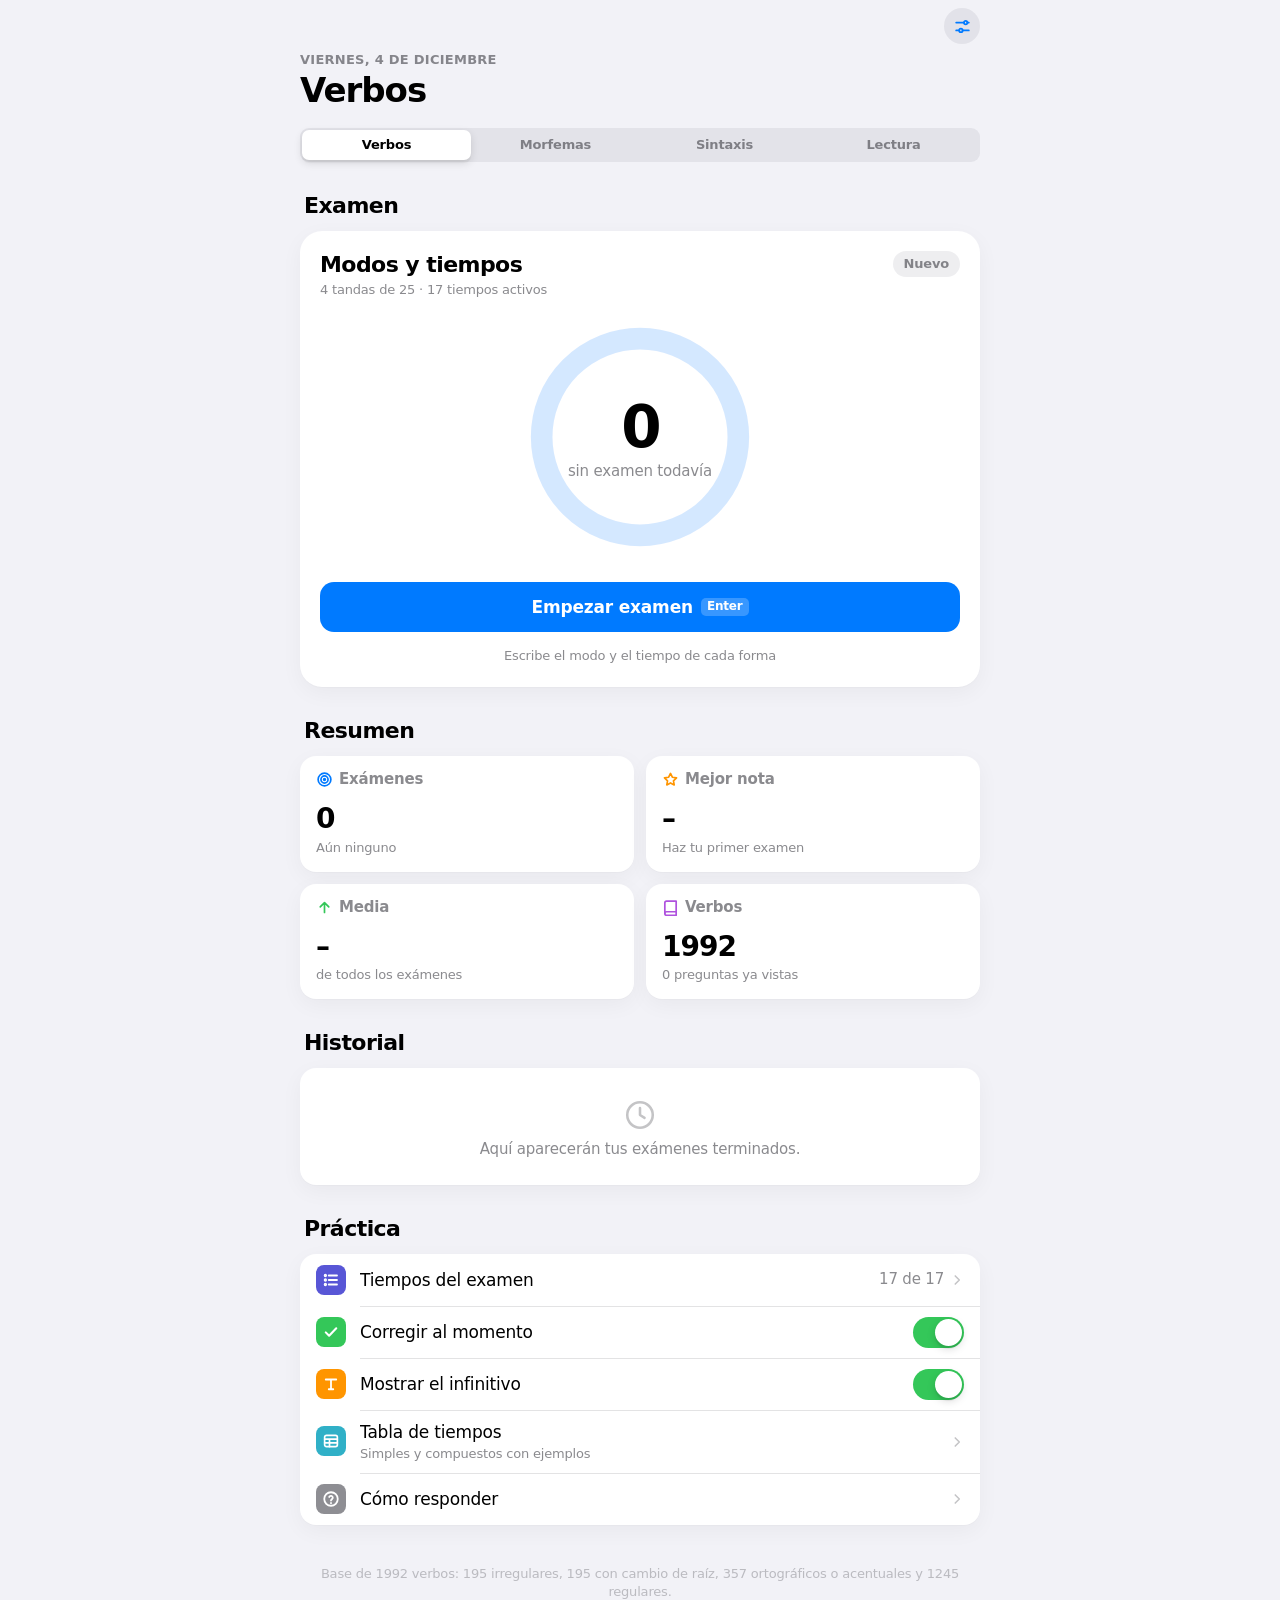
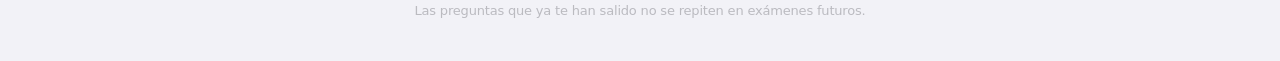
<file: index.html>
<!doctype html>
<html lang="es">
<head>
<meta charset="utf-8">
<meta name="viewport" content="width=device-width,initial-scale=1,viewport-fit=cover">
<meta name="theme-color" content="#F2F2F7">
<meta name="color-scheme" content="light only">
<title>Verbos</title>
<link rel="stylesheet" href="estilo.css">
<link rel="manifest" href="manifest.webmanifest">
<link rel="apple-touch-icon" href="apple-touch-icon.png">
<link rel="icon" type="image/png" href="icon-192.png">
<meta name="apple-mobile-web-app-capable" content="yes">
<meta name="mobile-web-app-capable" content="yes">
<meta name="apple-mobile-web-app-status-bar-style" content="default">
<meta name="apple-mobile-web-app-title" content="Lengua">
</head>
<body>

<div class="topbar" id="topbar">
  <div class="topbar-inner">
    <span><button class="link" id="backBtn" hidden><i data-i="left" data-s="22" data-w="2.4"></i>Inicio</button></span>
    <span class="topbar-title" id="topTitle">Verbos</span>
    <button class="circle-btn" id="setBtn" aria-label="Tiempos y ajustes" title="Tiempos y ajustes"><i data-i="sliders" data-s="19" data-w="2.2"></i></button>
    <span class="counter num" id="counter" hidden></span>
  </div>
</div>

<!-- ───────── Inicio ───────── -->
<div id="vInicio">
  <header class="large"><p class="date" id="today"></p><h1>Verbos</h1></header>
  <nav class="games" aria-label="Juego"><div class="seg" style="--i:0;--n:4"><span class="seg-thumb"></span><a href="index.html" aria-current="page">Verbos</a><a href="morfemas.html" aria-current="false">Morfemas</a><a href="sintaxis.html" aria-current="false">Sintaxis</a><a href="lectura.html" aria-current="false">Lectura</a></div></nav>
  <main class="layout">
    <div class="section-head"><h2>Examen</h2></div>
    <div class="card hero" id="heroInicio">
      <div class="hero-head">
        <div class="hero-id"><div class="hero-name" id="hiName">Modos y tiempos</div><div class="hero-sub" id="hiSub"></div></div>
        <span class="pill num" id="hiPill"></span>
      </div>
      <div class="ring-wrap" id="hiWrap">
        <svg class="ring" viewBox="0 0 240 240" aria-hidden="true">
          <defs><linearGradient id="rg1" x1="0" y1="0" x2="1" y2="1"><stop offset="0" class="s1"/><stop offset="1" class="s2"/></linearGradient></defs>
          <circle class="t" cx="120" cy="120" r="100"/>
          <circle class="p" id="hiRing" cx="120" cy="120" r="100" stroke="url(#rg1)"/>
        </svg>
        <div class="ring-center"><div class="ring-num num" id="hiNum">0</div><div class="ring-sub" id="hiRingSub"></div></div>
      </div>
      <button class="wide" id="startBtn"><span id="startTxt">Empezar examen</span> <kbd>Enter</kbd></button>
      <p class="hint" id="hiHint"></p>
    </div>

    <div class="section-head"><h2>Resumen</h2></div>
    <div class="tiles" id="tiles"></div>

    <div class="section-head"><h2>Historial</h2></div>
    <div class="list" id="hist"></div>

    <div class="section-head"><h2>Práctica</h2></div>
    <div class="list">
      <button class="row tap" data-open="tiempos"><span class="app-icon" style="--c:var(--indigo)"><i data-i="list" data-s="18" data-w="2.4"></i></span>
        <span class="row-main"><span class="row-text"><span class="row-title" style="display:block">Tiempos del examen</span></span><span class="row-trail"><span id="nTiempos"></span><i data-i="right" data-s="14" data-w="2.6"></i></span></span></button>
      <div class="row"><span class="app-icon" style="--c:var(--green)"><i data-i="check" data-s="18" data-w="2.8"></i></span>
        <div class="row-main"><div class="row-text"><div class="row-title">Corregir al momento</div></div><button class="switch" role="switch" data-ajuste="inmediata" aria-label="Corregir al momento"></button></div></div>
      <div class="row"><span class="app-icon" style="--c:var(--orange)"><i data-i="text" data-s="18" data-w="2.4"></i></span>
        <div class="row-main"><div class="row-text"><div class="row-title">Mostrar el infinitivo</div></div><button class="switch" role="switch" data-ajuste="infinitivo" aria-label="Mostrar el infinitivo"></button></div></div>
      <button class="row tap" data-open="tabla"><span class="app-icon" style="--c:var(--teal)"><i data-i="table" data-s="18" data-w="2.2"></i></span>
        <span class="row-main"><span class="row-text"><span class="row-title" style="display:block">Tabla de tiempos</span><span class="row-sub" style="display:block">Simples y compuestos con ejemplos</span></span><span class="row-trail"><i data-i="right" data-s="14" data-w="2.6"></i></span></span></button>
      <button class="row tap" data-open="ayuda"><span class="app-icon" style="--c:var(--gray)"><i data-i="help" data-s="18" data-w="2.4"></i></span>
        <span class="row-main"><span class="row-text"><span class="row-title" style="display:block">Cómo responder</span></span><span class="row-trail"><i data-i="right" data-s="14" data-w="2.6"></i></span></span></button>
    </div>
  </main>
  <p class="foot" id="baseInfo"></p>
</div>

<!-- ───────── Pregunta ───────── -->
<div id="vPregunta" hidden>
  <header class="large"><p class="date num" id="qMeta"></p><h1 id="qTitle">Tanda 1</h1></header>
  <main class="layout">
    <div class="progress" id="prog" role="img"></div>
    <div style="height:22px"></div>
    <div class="card q">
      <div class="q-top"><span class="q-person" id="qPerson"></span><span class="pill" id="qRepaso" hidden title="La fallaste en un examen anterior">Repaso</span></div>
      <div class="q-form" id="qForm"></div>
      <div class="q-inf" id="qInf"></div>
      <form class="answer" id="ansForm" autocomplete="off">
        <label class="search" id="searchBox"><i data-i="pencil" data-s="18" data-w="2.2"></i>
          <input id="ans" placeholder="Modo y tiempo" autocomplete="off" autocapitalize="off" spellcheck="false" aria-label="Modo y tiempo"></label>
        <button class="wide" id="ansBtn" type="submit"><span id="ansTxt">Comprobar</span> <kbd>Enter</kbd></button>
      </form>
      <div class="fb" id="fb" hidden role="status" aria-live="polite"><span class="app-icon" id="fbIcon"></span><div><div class="fb-title" id="fbTitle"></div><div class="fb-sub" id="fbSub"></div></div></div>
      <div class="porque" id="porque" hidden></div>
    </div>
    <p class="keys">Ej.: <kbd>ind pres</kbd> <kbd>sub impf</kbd> <kbd>imp</kbd> · <kbd>Enter</kbd> comprueba y pasa</p>
    <div class="section-head"><h2>Esta tanda</h2></div>
    <div class="tiles" id="qTiles"></div>
  </main>
</div>

<!-- ───────── Resultado ───────── -->
<div id="vResultado" hidden>
  <header class="large"><p class="date" id="rMeta"></p><h1 id="rTitle"></h1></header>
  <main class="layout">
    <div class="section-head"><h2>Nota</h2></div>
    <div class="card hero" id="rHero">
      <div class="hero-head">
        <div class="hero-id"><div class="hero-name" id="rName"></div><div class="hero-sub" id="rSub"></div></div>
        <span class="pill num" id="rPill"></span>
      </div>
      <div class="ring-wrap" id="rWrap">
        <svg class="ring" viewBox="0 0 240 240" aria-hidden="true">
          <defs><linearGradient id="rg2" x1="0" y1="0" x2="1" y2="1"><stop offset="0" class="s1"/><stop offset="1" class="s2"/></linearGradient></defs>
          <circle class="t" cx="120" cy="120" r="100"/>
          <circle class="p" id="rRing" cx="120" cy="120" r="100" stroke="url(#rg2)"/>
        </svg>
        <div class="ring-center"><div class="ring-num num" id="rNum"></div><div class="ring-sub">sobre 10</div></div>
      </div>
      <button class="wide" id="nextBtn"></button>
      <button class="wide soft" id="dlBtn" hidden><i data-i="down" data-s="18" data-w="2.4"></i>Descargar informe de errores</button>
      <p class="hint" id="rHint"></p>
    </div>
    <div id="rTilesWrap" hidden>
      <div class="section-head"><h2>Por tanda</h2></div>
      <div class="tiles four" id="rTiles"></div>
    </div>
    <div class="section-head"><h2 id="rErrHead">Fallos</h2></div>
    <div class="list" id="rErr"></div>
  </main>
  <p class="foot"></p>
</div>

<!-- ───────── Hoja: tiempos ───────── -->
<div class="backdrop" id="bdTiempos">
  <div class="sheet" role="dialog" aria-modal="true" aria-labelledby="tTitle">
    <div class="grabber"></div>
    <div class="sheet-nav"><span></span><h3 id="tTitle">Tiempos</h3><button class="link" data-close>OK</button></div>
    <div class="chips" id="presets">
      <button class="chip" data-preset="todos">Todos</button>
      <button class="chip" data-preset="ind">Solo indicativo</button>
      <button class="chip" data-preset="sub">Solo subjuntivo</button>
      <button class="chip" data-preset="simples">Simples</button>
      <button class="chip" data-preset="compuestos">Compuestos</button>
    </div>
    <div id="tGroups"></div>
    <p class="group-foot">Las 100 preguntas se reparten a partes iguales entre los tiempos activos.</p>
  </div>
</div>

<!-- ───────── Hoja: tabla de tiempos ───────── -->
<div class="backdrop" id="bdTabla">
  <div class="sheet" role="dialog" aria-modal="true" aria-labelledby="tbTitle">
    <div class="grabber"></div>
    <div class="sheet-nav"><span></span><h3 id="tbTitle">Tabla de tiempos</h3><button class="link" data-close>OK</button></div>
    <div class="seg tab-seg" id="tabSeg" role="radiogroup" aria-label="Modo" style="--n:3">
      <span class="seg-thumb"></span>
      <button role="radio" data-modo="Indicativo">Indicativo</button>
      <button role="radio" data-modo="Subjuntivo">Subjuntivo</button>
      <button role="radio" data-modo="Imperativo">Imperativo</button>
    </div>
    <div id="tabBody"></div>
  </div>
</div>

<!-- ───────── Hoja: ayuda ───────── -->
<div class="backdrop" id="bdAyuda">
  <div class="sheet" role="dialog" aria-modal="true" aria-labelledby="aTitle">
    <div class="grabber"></div>
    <div class="sheet-nav"><span></span><h3 id="aTitle">Cómo responder</h3><button class="link" data-close>OK</button></div>
    <div class="group-label">Formato</div>
    <div class="group help">
      <p>Escribe <b>modo + tiempo</b>: indicativo presente, subjuntivo pluscuamperfecto, imperativo.</p>
      <p>Abreviaturas: <b>ind</b>, <b>sub</b>, <b>imp</b>, <b>pres</b>, <b>impf</b>. Las tildes y mayúsculas dan igual.</p>
      <p>También vale la nomenclatura de Bello: copretérito, antepresente, pospretérito…</p>
    </div>
    <div class="group-label">Indicativo</div>
    <div class="group help"><p>Presente · pretérito imperfecto · pretérito perfecto simple (indefinido) · futuro simple · condicional simple · pretérito perfecto compuesto · pluscuamperfecto · pretérito anterior · futuro compuesto · condicional compuesto.</p></div>
    <div class="group-label">Subjuntivo e imperativo</div>
    <div class="group help"><p>Presente · pretérito imperfecto (‑ra / ‑se) · futuro simple · pretérito perfecto · pluscuamperfecto · futuro compuesto · imperativo afirmativo.</p></div>
    <p class="group-foot">Si una forma vale para dos tiempos —(nosotros) cantamos: presente o indefinido— cualquiera cuenta como acierto.</p>
    <div class="group-label">Cómo te ayuda a aprender</div>
    <div class="group help">
      <p><b>Repaso</b>: lo que fallas vuelve en el siguiente examen con el mismo verbo y tiempo, pero en otra persona. Al acertarlo, sale de la lista.</p>
      <p><b>Examen a tu medida</b>: los tiempos que más fallas reciben más preguntas (cada tiempo conserva al menos 3). La portada te dice en cuáles insistirá.</p>
      <p><b>La marca del tiempo</b>: al corregir, se resalta la parte de la forma que lo delata (‑ba‑, ‑ría‑, ‑ra‑, el auxiliar…). Desde el «Por qué» puedes abrir la tabla de tiempos.</p>
      <p><b>Erratas</b>: si escribes «subjuntibo» o «pluscuamperfeto», se entiende igual; la corrección te muestra el nombre bien escrito.</p>
      <p><b>En iPad</b>: con el Apple Pencil puedes escribir a mano en la casilla y el iPad lo pasa a texto.</p>
    </div>
  </div>
</div>

<div class="toast" id="toast" role="status"><span class="ic"></span><span class="tx"></span></div>

<script src="motor.js"></script>
<script src="comun.js"></script>
<script>
const TANDA = 25, TANDAS = 4, TOTAL = TANDA * TANDAS;
const PERSONAS = ['yo', 'tú', 'él / ella / usted', 'nosotros / as', 'vosotros / as', 'ellos / ellas / ustedes'];
const T = Object.fromEntries(Motor.TIEMPOS.map(t => [t.id, t]));
const PARTE_T = { pres: 'presente', impf: 'pretérito imperfecto', indef: 'pretérito perfecto simple', fut: 'futuro simple', cond: 'condicional simple', pps: 'pretérito perfecto compuesto', pp: 'pretérito perfecto', plusc: 'pretérito pluscuamperfecto', ant: 'pretérito anterior', futc: 'futuro compuesto', condc: 'condicional compuesto' };
const nombreT = id => T[id] ? (T[id].modo === 'Imperativo' ? 'Imperativo afirmativo' : `${T[id].modo} · ${T[id].nombre}`)
  : `${id.startsWith('sub') ? 'Subjuntivo' : 'Indicativo'} · ${PARTE_T[id.split('_')[1]] || id} (no existe)`;


// ───────── Almacenamiento ─────────
const LS = crearAlmacen('verbos.');
const ajustes = Object.assign({ inmediata: true, infinitivo: true, tiempos: Motor.TIEMPOS.map(t => t.id) }, LS.get('ajustes', {}));
let estado = LS.get('estado', null);
const guardar = () => LS.set('estado', estado);


// ───────── Grupos de verbos (para que no salgan solo regulares) ─────────
const GRUPOS = { A: [], B: [], C: [], D: [] };
for (const v of Motor.VERBOS) {
  const t = Motor.tipo(v);
  GRUPOS[t.startsWith('irregular') ? 'A' : t === 'cambio de raíz' ? 'B' : t === 'regular' ? 'D' : 'C'].push(v);
}
const PESOS = [['A', 35], ['B', 25], ['C', 15], ['D', 25]];
function grupoAlAzar() { let r = rnd(100); for (const [g, p] of PESOS) { if (r < p) return g; r -= p; } return 'D'; }

// ───────── Reparto adaptativo: más preguntas de los tiempos que más fallas ─────────
// Se mira el porcentaje de error de las últimas respuestas de cada tiempo (suavizado para no
// exagerar con pocos datos); cada tiempo activo conserva al menos 3 preguntas.
function erroresPorTiempo() {
  const m = {};
  for (const r of LS.get('ultimas', [])) { (m[r.t] = m[r.t] || { n: 0, mal: 0 }); m[r.t].n++; if (!r.ok) m[r.t].mal++; }
  return m;
}
function cuposPorTiempo(activos) {
  const e = erroresPorTiempo(), minimo = Math.min(3, Math.floor(TOTAL / activos.length));
  const tasa = t => { const x = e[t] || { n: 0, mal: 0 }; return (x.mal + 1) / (x.n + 4); }; // 25 % sin datos
  const peso = Object.fromEntries(activos.map(t => [t, 1 + 3 * tasa(t)]));
  const total = activos.reduce((s, t) => s + peso[t], 0), libre = TOTAL - minimo * activos.length;
  const cupos = Object.fromEntries(activos.map(t => [t, minimo + Math.floor(libre * peso[t] / total)]));
  // lo que sobra por el redondeo va a los tiempos con más peso
  let resto = TOTAL - activos.reduce((s, t) => s + cupos[t], 0);
  for (const t of [...activos].sort((a, b) => peso[b] - peso[a])) { if (resto <= 0) break; cupos[t]++; resto--; }
  return cupos;
}
function tiemposDebiles(n = 2) {
  const e = erroresPorTiempo();
  return Object.entries(e).filter(([t, x]) => x.n >= 4 && x.mal / x.n >= 0.3 && ajustes.tiempos.includes(t))
    .sort((a, b) => b[1].mal / b[1].n - a[1].mal / a[1].n).slice(0, n).map(([t]) => t);
}

// ───────── Generar examen de 100 sin repetir ─────────
function generarExamen() {
  const activos = ajustes.tiempos.length ? ajustes.tiempos : Motor.TIEMPOS.map(t => t.id);
  const cupos = cuposPorTiempo(activos);
  let seq = barajar(activos.flatMap(t => Array(cupos[t]).fill(t)));
  // nunca el mismo tiempo dos veces seguidas
  for (let i = 1; i < seq.length; i++) if (seq[i] === seq[i - 1] && activos.length > 1) {
    const libre = k => seq[k] !== seq[i] && seq[k - 1] !== seq[i] && (k + 1 >= seq.length || seq[k + 1] !== seq[i]);
    let k = seq.findIndex((_, k) => k > i && libre(k));
    if (k < 0) k = seq.findIndex((_, k) => k > 0 && k < i - 1 && libre(k));
    if (k >= 0) [seq[i], seq[k]] = [seq[k], seq[i]];
  }
  const vistos = new Set(LS.get('vistos', []));
  const recientes = new Set(LS.get('recientes', []));
  const usados = new Set(), formasUsadas = new Set();
  const items = [];
  // repaso: hasta 12 fallos de exámenes anteriores vuelven con el mismo verbo y tiempo, en otra persona
  const repaso = {};
  barajar(LS.get('fallos', []).filter(f => activos.includes(f.tid))).slice(0, 12).forEach(f => (repaso[f.tid] = repaso[f.tid] || []).push(f));
  let pPrev = -1;
  for (const tid of seq) {
    let item = null;
    while (!item && repaso[tid] && repaso[tid].length) {
      const f = repaso[tid].shift();
      if (usados.has(f.v)) continue;
      const personas = (tid === 'imp' ? [1, 2, 3, 4, 5] : [0, 1, 2, 3, 4, 5]).filter(p => p !== pPrev);
      const p = barajar(personas.filter(p => p !== f.p))[0] ?? f.p;
      const vars = Motor.formas(f.v, tid, p);
      if (!vars.length) continue;
      const vi = rnd(vars.length), forma = vars[vi];
      if (formasUsadas.has(forma)) continue;
      item = { v: f.v, tid, p, forma, clave: `${f.v}|${tid}|${p}|${vi}`, validas: Motor.tiemposDe(f.v, forma, p), tipo: Motor.tipo(f.v), repaso: true };
    }
    for (let intento = 0; intento < 300 && !item; intento++) {
      const pool = GRUPOS[grupoAlAzar()];
      const v = pool[rnd(pool.length)];
      if (usados.has(v)) continue;
      if (intento < 120 && recientes.has(v)) continue;
      if (tid === 'imp' && Motor.sinImperativo(v)) continue;
      let p = tid === 'imp' ? 1 + rnd(5) : rnd(6);
      if (p === pPrev) p = tid === 'imp' ? 1 + (p % 5) : (p + 1 + rnd(5)) % 6;
      const vars = Motor.formas(v, tid, p);
      if (!vars.length) continue;
      const vi = rnd(vars.length), forma = vars[vi];
      const clave = `${v}|${tid}|${p}|${vi}`;
      if (intento < 160 && vistos.has(clave)) continue;
      if (formasUsadas.has(forma)) continue;
      item = { v, tid, p, forma, clave, validas: Motor.tiemposDe(v, forma, p), tipo: Motor.tipo(v) };
    }
    usados.add(item.v); formasUsadas.add(item.forma); pPrev = item.p;
    items.push(item);
  }
  return items;
}

// ───────── Entender lo que escribe ─────────
// Erratas pequeñas («subjuntibo», «pluscuamperfeto») se corrigen hacia el término más cercano
const VOCAB = ['indicativo', 'subjuntivo', 'imperativo', 'presente', 'preterito', 'imperfecto', 'perfecto', 'pluscuamperfecto',
  'indefinido', 'futuro', 'condicional', 'compuesto', 'simple', 'anterior', 'afirmativo', 'copreterito', 'antepresente',
  'antecopreterito', 'antepreterito', 'pospreterito', 'antepospreterito', 'antefuturo', 'potencial'];
function distancia(a, b) {
  const d = Array.from({ length: a.length + 1 }, (_, i) => [i]);
  for (let j = 1; j <= b.length; j++) d[0][j] = j;
  for (let i = 1; i <= a.length; i++) for (let j = 1; j <= b.length; j++)
    d[i][j] = Math.min(d[i - 1][j] + 1, d[i][j - 1] + 1, d[i - 1][j - 1] + (a[i - 1] === b[j - 1] ? 0 : 1),
      i > 1 && j > 1 && a[i - 1] === b[j - 2] && a[i - 2] === b[j - 1] ? d[i - 2][j - 2] + 1 : Infinity); // transposición
  return d[a.length][b.length];
}
function corregirPalabra(w) {
  if (w.length < 5 || VOCAB.includes(w)) return w;
  let mejor = w, dMin = w.length >= 9 ? 2 : 1;
  for (const v of VOCAB) { const d = distancia(w, v); if (d <= dMin) { mejor = v; dMin = d - 1; } } // se queda con el más cercano
  return mejor;
}
function interpretar(txt) {
  const limpio = txt.toLowerCase().normalize('NFD').replace(/[̀-ͯ]/g, '').replace(/[^a-z ]/g, ' ').replace(/\s+/g, ' ').trim();
  const s = ' ' + limpio.split(' ').map(corregirPalabra).join(' ') + ' ';
  if (s.trim() === '') return { error: 'Escribe el modo y el tiempo.' };
  const has = r => r.test(s);
  let modo = null;
  if (has(/ imp(e|er|era|erat|erativ\w*)? /) || has(/ imperat/)) modo = 'imp';
  else if (has(/ (sub|subj|subjun\w*|subjuntiv\w*) /) || has(/ subju/)) modo = 'sub';
  else if (has(/ (ind|indic\w*) /) || has(/ indica/)) modo = 'ind';
  if (modo === 'imp') return { id: 'imp' };
  let t = null;
  const perf = has(/ perfect/) || has(/ compuest/);
  if (has(/plusc|antecopret/)) t = 'plusc';
  else if (has(/antepospret/)) t = 'condc';
  else if (has(/condic|pospret|potencial/)) t = perf ? 'condc' : 'cond';
  else if (has(/antefut/)) t = 'futc';
  else if (has(/futur/)) t = perf ? 'futc' : 'fut';
  else if (has(/anterior/)) t = 'ant';
  else if (has(/antepret/)) t = modo === 'sub' ? 'plusc' : 'ant';
  else if (has(/antepres/)) t = 'pp';
  else if (has(/indefin/) || has(/ perfecto simple/) || has(/ (preterito|pret) simple/)) t = 'indef';
  else if (has(/imperf|copret/)) t = 'impf';
  else if (has(/ perfect/)) t = 'pp';
  else if (has(/ (preterito|pret) /)) t = modo === 'sub' ? 'impf' : 'indef';
  else if (has(/present|pres /)) t = 'pres';
  if (!t) return { error: 'No reconozco el tiempo. Ej.: «indicativo futuro simple».' };
  if (!modo) {
    if (['indef', 'ant', 'cond', 'condc'].includes(t)) modo = 'ind';
    else return { error: '¿Indicativo o subjuntivo? Escribe también el modo.' };
  }
  if (modo === 'ind' && t === 'pp') t = 'pps';
  return { id: `${modo}_${t}` };
}

// ───────── Utilidades de vista ─────────
const vistas = ['vInicio', 'vPregunta', 'vResultado'];
function ver(id, titulo) {
  // al repintar el inicio (al elegir grupo, categoría…) no se salta arriba: el toque no se pierde
  const repinta = id === 'vInicio' && !$('#vInicio').hidden;
  const antes = vistas.find(v => !$('#' + v).hidden);
  vistas.forEach(v => $('#' + v).hidden = v !== id);
  $('#backBtn').hidden = id === 'vInicio';
  $('#setBtn').hidden = id !== 'vInicio';
  $('#counter').hidden = id !== 'vPregunta';
  $('#topTitle').textContent = titulo || 'Verbos';
  if (!repinta) window.scrollTo(0, 0);
  $('#topbar').classList.remove('scrolled');
  if (antes && antes !== id) {
    // transición tipo iOS: hacia delante al entrar en el examen, hacia atrás al volver al inicio
    const el = $('#' + id); el.classList.remove('entra', 'vuelve'); void el.offsetWidth;
    el.classList.add(id === 'vInicio' ? 'vuelve' : 'entra');
    // una entrada en el historial: el gesto o el botón «atrás» del navegador vuelve al inicio
    if (antes === 'vInicio' && !(history.state && history.state.juego)) history.pushState({ juego: 1 }, '');
  }
}



// ───────── Hojas ─────────
function abrirHoja(n) {
  if (n === 'tiempos') pintarTiempos();
  if (n === 'tabla') pintarTabla();
  $({ tiempos: '#bdTiempos', tabla: '#bdTabla', ayuda: '#bdAyuda' }[n]).classList.add('open');
}

// ───────── Tabla de tiempos (formas generadas por el motor) ─────────
const EJ_VERBOS = ['cantar', 'comer', 'vivir', 'tener'];
const BELLO = {
  ind_pres: 'Presente', ind_impf: 'Copretérito', ind_indef: 'Pretérito', ind_fut: 'Futuro', ind_cond: 'Pospretérito',
  ind_pps: 'Antepresente', ind_plusc: 'Antecopretérito', ind_ant: 'Antepretérito', ind_futc: 'Antefuturo', ind_condc: 'Antepospretérito',
  sub_pres: 'Presente', sub_impf: 'Pretérito', sub_fut: 'Futuro', sub_pp: 'Antepresente', sub_plusc: 'Antepretérito', sub_futc: 'Antefuturo'
};
const FRASES = {
  ind_pres: '<b>Canto</b> en la ducha.', ind_impf: 'De niño <b>cantaba</b> mucho.', ind_indef: 'Ayer <b>canté</b> en la fiesta.',
  ind_fut: 'Mañana <b>cantaré</b>.', ind_cond: 'Yo <b>cantaría</b> si me dejaran.',
  ind_pps: 'Hoy <b>he cantado</b> dos veces.', ind_plusc: 'Cuando llegaste ya <b>había cantado</b>.', ind_ant: 'En cuanto <b>hube cantado</b>, me fui.',
  ind_futc: 'A las diez ya <b>habré cantado</b>.', ind_condc: '<b>Habría cantado</b>, pero me quedé afónico.',
  sub_pres: 'Quiere que <b>cante</b>.', sub_impf: 'Si <b>cantara</b> mejor, me presentaría.', sub_fut: 'Quien <b>cantare</b> fuera de turno será multado.',
  sub_pp: 'Me alegra que <b>hayas cantado</b>.', sub_plusc: 'Si <b>hubiera cantado</b>, habría ganado.', sub_futc: 'Si para mayo no <b>hubiere cantado</b>…'
};
let modoTabla = 'Indicativo';
function pintarTabla() {
  const botones = [...document.querySelectorAll('#tabSeg button')];
  botones.forEach((b, i) => { const on = b.dataset.modo === modoTabla; b.setAttribute('aria-checked', on); if (on) $('#tabSeg').style.setProperty('--i', i); });
  const persona = id => id === 'imp' ? 1 : 0;
  const forma = (v, id) => {
    const [f, alt] = Motor.formas(v, id, persona(id));
    const html = f.includes(' ') ? `<span class="aux">${esc(f.split(' ')[0])}</span> ${esc(f.split(' ')[1])}` : esc(f);
    // variante -se debajo, en gris (cantase / hubiese)
    return alt ? `${html}<small class="alt">o ${esc(alt.split(' ')[0])}</small>` : html;
  };
  const fila = t => `<div class="tt" id="tt-${t.id}"><div class="tt-head"><span class="tt-name">${t.nombre}</span><span class="tt-bello">Bello: ${BELLO[t.id]}</span></div>
    <div class="tt-forms">${EJ_VERBOS.map(v => `<span><small>${v}</small>${forma(v, t.id)}</span>`).join('')}</div>
    <div class="tt-ej">${FRASES[t.id]}</div></div>`;
  if (modoTabla === 'Imperativo') {
    const P = ['', 'tú', 'usted', 'nosotros/as', 'vosotros/as', 'ustedes'];
    $('#tabBody').innerHTML = `<div class="group-label">Imperativo afirmativo</div><div class="group"><div class="imp-grid">
      <span></span>${EJ_VERBOS.map(v => `<span class="h">${v}</span>`).join('')}
      ${[1, 2, 3, 4, 5].map(p => `<span class="p">${P[p]}</span>${EJ_VERBOS.map(v => `<span>${esc(Motor.formas(v, 'imp', p)[0])}</span>`).join('')}`).join('')}
    </div></div>
    <p class="group-foot">Usted, nosotros y ustedes usan las formas del presente de subjuntivo. Solo tú y vosotros tienen forma propia (canta, cantad).</p>`;
    return;
  }
  const ts = Motor.TIEMPOS.filter(t => t.modo === modoTabla);
  const simples = ts.filter(t => !Motor.formas('cantar', t.id, 0)[0].includes(' '));
  const compuestos = ts.filter(t => Motor.formas('cantar', t.id, 0)[0].includes(' '));
  $('#tabBody').innerHTML =
    `<div class="group-label">${modoTabla} · tiempos simples</div><div class="group">${simples.map(fila).join('')}</div>
     <p class="group-foot">Una sola palabra. Ejemplos en primera persona (yo).</p>
     <div class="group-label">${modoTabla} · tiempos compuestos</div><div class="group">${compuestos.map(fila).join('')}</div>
     <p class="group-foot">Auxiliar <b style="color:var(--blue)">haber</b> + participio. El auxiliar te dice el tiempo: ${modoTabla === 'Indicativo'
      ? 'he → perfecto compuesto · había → pluscuamperfecto · hube → anterior · habré → futuro compuesto · habría → condicional compuesto.'
      : 'haya → perfecto · hubiera/hubiese → pluscuamperfecto · hubiere → futuro compuesto.'}</p>`;
}
document.querySelectorAll('#tabSeg button').forEach(b => b.onclick = () => { modoTabla = b.dataset.modo; pintarTabla(); });
function cerrarHojas() {
  document.querySelectorAll('.backdrop.open').forEach(b => b.classList.remove('open'));
  if (!$('#vInicio').hidden) pintarInicio();
  else if (!$('#vPregunta').hidden) $('#ans').focus({ preventScroll: true }); // de vuelta a la pregunta, listo para seguir
}
// abre la tabla en el modo del tiempo y lo resalta un momento
function verEnTabla(tid) {
  modoTabla = T[tid].modo; abrirHoja('tabla');
  setTimeout(() => { const f = $('#tt-' + tid); if (!f) return; f.scrollIntoView({ block: 'center', behavior: 'smooth' }); f.classList.add('destaca'); setTimeout(() => f.classList.remove('destaca'), 1600); }, 380);
}
document.querySelectorAll('.backdrop').forEach(b => b.addEventListener('click', e => { if (e.target === b || e.target.closest('[data-close]')) cerrarHojas(); }));

const PRESETS = {
  todos: () => Motor.TIEMPOS.map(t => t.id),
  ind: () => Motor.TIEMPOS.filter(t => t.modo === 'Indicativo').map(t => t.id),
  sub: () => Motor.TIEMPOS.filter(t => t.modo === 'Subjuntivo').map(t => t.id),
  simples: () => ['ind_pres', 'ind_impf', 'ind_indef', 'ind_fut', 'ind_cond', 'sub_pres', 'sub_impf', 'sub_fut', 'imp'],
  compuestos: () => ['ind_pps', 'ind_plusc', 'ind_ant', 'ind_futc', 'ind_condc', 'sub_pp', 'sub_plusc', 'sub_futc']
};
const mismoSet = (a, b) => a.length === b.length && a.every(x => b.includes(x));
function pintarTiempos() {
  const grupos = { Indicativo: [], Subjuntivo: [], Imperativo: [] };
  Motor.TIEMPOS.forEach(t => grupos[t.modo].push(t));
  $('#tGroups').innerHTML = Object.entries(grupos).map(([m, ts]) => `<div class="group-label">${m}</div><div class="group">${ts.map(t => `
    <div class="row"><div class="row-main"><div class="row-text"><div class="row-title">${t.nombre}</div></div>
    <button class="switch" role="switch" data-t="${t.id}" aria-label="${m} ${t.nombre}" aria-checked="${ajustes.tiempos.includes(t.id)}"></button></div></div>`).join('')}</div>`).join('');
  document.querySelectorAll('[data-preset]').forEach(c => c.setAttribute('aria-pressed', mismoSet(PRESETS[c.dataset.preset](), ajustes.tiempos)));
}

// ───────── Inicio ─────────
function pintarInicio() {
  ver('vInicio');
  $('#today').textContent = new Date().toLocaleDateString('es-ES', { weekday: 'long', day: 'numeric', month: 'long' });
  const hist = LS.get('historial', []);
  const ult = hist[0];
  $('#hiSub').textContent = `4 tandas de 25 · ${ajustes.tiempos.length} tiempos activos`;
  if (ult) {
    $('#hiNum').textContent = fmt(ult.nota);
    $('#hiRingSub').textContent = 'última nota';
    $('#hiPill').className = 'pill num ' + clasePill(ult.nota);
    $('#hiPill').textContent = calif(ult.nota);
    anillo($('#hiRing'), ult.nota / 10, colorNota(ult.nota));
  } else {
    $('#hiNum').textContent = '0'; $('#hiRingSub').textContent = 'sin examen todavía';
    $('#hiPill').className = 'pill num'; $('#hiPill').textContent = 'Nuevo';
    anillo($('#hiRing'), 0, 'var(--blue)');
  }
  const enCurso = estado && estado.i < TOTAL;
  $('#startTxt').textContent = enCurso ? 'Continuar examen' : 'Empezar examen';
  $('#hiHint').innerHTML = enCurso
    ? `Tanda ${Math.floor(estado.i / TANDA) + 1} · pregunta ${estado.i % TANDA + 1} de 25 · <button class="link" id="nuevoBtn">Empezar de cero</button>`
    : (d => d.length ? `El próximo examen insiste en ${d.map(t => nombreT(t).replace('Indicativo · ', '').replace('Subjuntivo · ', 'subj. ').toLowerCase()).join(' y ')}` : 'Escribe el modo y el tiempo de cada forma')(tiemposDebiles());
  if (enCurso) $('#nuevoBtn').onclick = nuevoExamen;

  const notas = hist.map(h => h.nota);
  const vistos = LS.get('vistos', []).length;
  $('#tiles').innerHTML =
    tile('target', 'var(--blue)', 'Exámenes', hist.length, hist.length ? `${hist.length * TOTAL} formas respondidas` : 'Aún ninguno') +
    tile('star', 'var(--orange)', 'Mejor nota', notas.length ? fmt(Math.max(...notas)) : '–', notas.length ? 'sobre 10' : 'Haz tu primer examen') +
    tile('up', 'var(--green)', 'Media', notas.length ? fmt(notas.reduce((a, b) => a + b, 0) / notas.length) : '–', notas.length > 1 ? `antes ${fmt(notas[1])} → ahora ${fmt(notas[0])}` : 'de todos los exámenes') +
    tile('book', 'var(--purple)', 'Verbos', Motor.VERBOS.length, `${vistos} preguntas ya vistas`);

  $('#hist').innerHTML = hist.length ? hist.slice(0, 15).map((h, k) => `
    <button class="row tap" data-h="${k}">${miniRing(h.nota / 10, colorNota(h.nota))}
      <span class="row-main"><span class="row-text"><span class="row-title" style="display:block">${cap(new Date(h.fecha).toLocaleDateString('es-ES', { weekday: 'long', day: 'numeric', month: 'short' }))}</span>
      <span class="row-sub" style="display:block">${h.aciertos}/${TOTAL} · tandas ${h.tandas.map(fmt).join(' · ')}</span></span>
      <span class="row-trail"><b style="color:var(--label);font-weight:600">${fmt(h.nota)}</b>${svg('down', 16, 2.4)}</span></span></button>`).join('')
    : `<div class="placeholder">${svg('clock', 34, 1.8)}Aquí aparecerán tus exámenes terminados.</div>`;

  $('#nTiempos').textContent = `${ajustes.tiempos.length} de ${Motor.TIEMPOS.length}`;
  document.querySelectorAll('[data-ajuste]').forEach(b => b.setAttribute('aria-checked', !!ajustes[b.dataset.ajuste]));
  $('#baseInfo').innerHTML = `Base de ${Motor.VERBOS.length} verbos: ${GRUPOS.A.length} irregulares, ${GRUPOS.B.length} con cambio de raíz, ${GRUPOS.C.length} ortográficos o acentuales y ${GRUPOS.D.length} regulares.<br>Las preguntas que ya te han salido no se repiten en exámenes futuros.`;
}

document.addEventListener('click', e => {
  const sw = e.target.closest('.switch');
  if (sw && sw.dataset.t) {
    const id = sw.dataset.t, on = ajustes.tiempos.includes(id);
    if (on && ajustes.tiempos.length === 1) return toast('Deja al menos un tiempo', true);
    ajustes.tiempos = on ? ajustes.tiempos.filter(x => x !== id) : [...ajustes.tiempos, id];
    LS.set('ajustes', ajustes); pintarTiempos();
  } else if (sw && sw.dataset.ajuste) {
    const k = sw.dataset.ajuste; ajustes[k] = !ajustes[k]; sw.setAttribute('aria-checked', ajustes[k]); LS.set('ajustes', ajustes);
  }
  const pr = e.target.closest('[data-preset]');
  if (pr) { ajustes.tiempos = PRESETS[pr.dataset.preset](); LS.set('ajustes', ajustes); pintarTiempos(); }
  const vt = e.target.closest('[data-tabla]'); if (vt) verEnTabla(vt.dataset.tabla);
  const op = e.target.closest('[data-open]');
  if (op) abrirHoja(op.dataset.open);
  const h = e.target.closest('[data-h]');
  if (h) { const x = LS.get('historial', [])[+h.dataset.h]; if (x && x.informe) descargar(x.informe, x.fecha); else if (x) toast(`Solo se guardan los informes de los ${INFORMES_GUARDADOS} últimos exámenes`, true); }
});
$('#setBtn').onclick = () => abrirHoja('tiempos');
function nuevoExamen() {
  estado = { inicio: Date.now(), items: generarExamen(), i: 0, resp: [] };
  guardar(); pregunta();
}
$('#startBtn').onclick = () => (estado && estado.i < TOTAL) ? pregunta() : nuevoExamen();
$('#backBtn').onclick = volverAlInicio;

// ───────── Pregunta ─────────
let esperando = false, t0 = 0, avanceTimer = 0;
function pintarTanda() {
  const i = estado.i, tanda = Math.floor(Math.min(i, TOTAL - 1) / TANDA), base = tanda * TANDA;
  const rs = estado.resp.slice(base, base + TANDA).filter(Boolean);
  const ok = rs.filter(r => r.ok).length;
  $('#prog').innerHTML = Array.from({ length: TANDA }, (_, k) => {
    const r = estado.resp[base + k];
    return `<span class="${r ? (r.ok ? 'ok' : 'ko') : base + k === i ? 'now' : ''}"></span>`;
  }).join('');
  $('#prog').setAttribute('aria-label', `Pregunta ${Math.min(i % TANDA + 1, TANDA)} de ${TANDA}: ${ok} acierto${ok === 1 ? '' : 's'}, ${rs.length - ok} fallo${rs.length - ok === 1 ? '' : 's'}`);
  $('#qTiles').innerHTML =
    tile('check', 'var(--green)', 'Aciertos', ok, `de ${rs.length} respondidas`) +
    tile('x', 'var(--red)', 'Fallos', rs.length - ok, rs.length ? `${Math.round((rs.length - ok) / rs.length * 100)} % de error` : 'ninguno aún');
}
function pregunta() {
  const i = estado.i, it = estado.items[i], tanda = Math.floor(i / TANDA);
  ver('vPregunta', `Tanda ${tanda + 1} de ${TANDAS}`);
  $('#qTitle').textContent = `Tanda ${tanda + 1}`;
  $('#qMeta').textContent = `Tanda ${tanda + 1} de ${TANDAS} · ${i}/${TOTAL} respondidas`;
  $('#counter').textContent = `${i % TANDA + 1}/${TANDA}`;
  $('#qPerson').textContent = PERSONAS[it.p];
  $('#qRepaso').hidden = !it.repaso;
  const f = $('#qForm'); f.textContent = it.forma; f.classList.remove('bump'); void f.offsetWidth; f.classList.add('bump');
  $('#qInf').textContent = ajustes.infinitivo ? `de ${it.v}` : '';
  const a = $('#ans'); a.value = ''; a.readOnly = false;
  $('#searchBox').className = 'search';
  $('#fb').hidden = true; $('#porque').hidden = true;
  $('#ansTxt').textContent = 'Comprobar';
  pintarTanda();
  esperando = false; t0 = performance.now();
  a.focus();
}
// ───────── Justificación de un fallo ─────────
// Rasgo que identifica cada tiempo; en los compuestos se nombra el auxiliar real de la forma.
const RASGO = {
  ind_pres: 'lleva las desinencias del presente (‑o, ‑as/‑es, ‑a/‑e, ‑amos/‑emos/‑imos, ‑áis/‑éis/‑ís, ‑an/‑en) sin morfema de tiempo propio; algunos verbos tienen irregular la 1.ª persona (soy, voy, doy, sé, quepo, tengo).',
  ind_impf: 'lleva ‑ba‑ en la 1.ª conjugación (cantaba) y ‑ía‑ en la 2.ª y 3.ª (comía, vivía); solo ser, ir y ver son irregulares (era, iba, veía).',
  ind_indef: 'lleva las desinencias del pretérito perfecto simple: ‑é, ‑aste, ‑ó, ‑amos, ‑asteis, ‑aron en la 1.ª conjugación y ‑í, ‑iste, ‑ió, ‑imos, ‑isteis, ‑ieron en la 2.ª y 3.ª; los de raíz irregular (tuv‑, hic‑, dij‑) llevan ‑e y ‑o sin tilde (tuve, tuvo).',
  ind_fut: 'se forma con el infinitivo + ‑é, ‑ás, ‑á, ‑emos, ‑éis, ‑án; algunos verbos usan una raíz irregular (tendr‑, sabr‑, dir‑, har‑).',
  ind_cond: 'se forma con el infinitivo + ‑ía, ‑ías, ‑ía, ‑íamos, ‑íais, ‑ían (los irregulares usan la misma raíz que en el futuro: tendría, diría); a diferencia del imperfecto (comía), conserva la ‑r‑ del infinitivo (comería).',
  sub_pres: 'cambia la vocal de la conjugación: ‑e‑ en los verbos en ‑ar (cante) y ‑a‑ en los verbos en ‑er/‑ir (coma, viva); muchos irregulares toman la raíz de la 1.ª persona del presente (tengo → tenga).',
  sub_impf: 'termina en ‑ra o ‑se (cantara / cantase) y se forma sobre la raíz de la 3.ª persona del plural del pretérito perfecto simple (tuvieron → tuviera).',
  sub_fut: 'termina en ‑re (cantare, tuviere) y se forma sobre la misma raíz que el imperfecto de subjuntivo; hoy solo se usa en textos jurídicos y frases hechas.'
};
const AUX = {
  ind_pps: 'presente de indicativo', ind_plusc: 'pretérito imperfecto de indicativo', ind_ant: 'pretérito perfecto simple',
  ind_futc: 'futuro simple', ind_condc: 'condicional simple', sub_pp: 'presente de subjuntivo',
  sub_plusc: 'pretérito imperfecto de subjuntivo', sub_futc: 'futuro simple de subjuntivo'
};
function rasgo(tid, forma, p) {
  if (AUX[tid]) {
    const aux = forma.split(' ')[0], part = forma.split(' ').slice(1).join(' ');
    return `es un tiempo compuesto: auxiliar haber en ${AUX[tid]} («${aux}») + participio («${part}»).`;
  }
  if (tid === 'imp') {
    if (p === 1) return 'en «tú» el imperativo coincide con la 3.ª persona del presente de indicativo (canta), salvo irregulares como ten, pon, haz, di, sal, sé, ve o ven.';
    if (p === 4) return 'en «vosotros» el imperativo se forma con el infinitivo cambiando la ‑r final por ‑d (cantad).';
    return 'en «usted», «nosotros» y «ustedes» el imperativo toma las formas del presente de subjuntivo (cante, cantemos, canten).';
  }
  return RASGO[tid];
}
// Parte de la forma que delata el tiempo (‑ría‑, ‑ba‑, ‑ra‑, el auxiliar…); null si no hay una marca clara
const MARCA = { // grupo 1: la marca de tiempo; grupo 2: la persona que la sigue
  ind_impf: /(aba|ába|ía)(s|mos|is|n)?$/, ind_fut: /(r[éáe])(s|mos|is|n)?$/, ind_cond: /(ría)(s|mos|is|n)?$/,
  ind_indef: /(é|aste|ó|asteis|aron|iste|ió|isteis|ieron|eron)$/, sub_pres: /([eéaá])(s|mos|is|n)?$/,
  sub_impf: /([rs][ae])(s|mos|is|n)?$/, sub_fut: /(re)(s|mos|is|n)?$/
};
function marcaTiempo(forma, tid) {
  if (AUX[tid]) { const aux = forma.split(' ')[0]; return [aux, forma.slice(aux.length)]; }
  if (tid === 'imp' && /d$/.test(forma)) return [forma.slice(0, -1), 'd', ''];
  const m = MARCA[tid] && forma.match(MARCA[tid]);
  if (!m || m.index < 2) return null;
  return [forma.slice(0, m.index), m[1], forma.slice(m.index + m[1].length)];
}
function conMarca(forma, tid) {
  const p = marcaTiempo(forma, tid);
  if (!p) return esc(forma);
  if (p.length === 2) return `<mark class="marca">${esc(p[0])}</mark>${esc(p[1])}`; // compuesto: el auxiliar
  return `${esc(p[0])}<mark class="marca">${esc(p[1])}</mark>${esc(p[2])}`;
}
function explicarVerbo(it, respId) {
  const out = [], [tid] = [it.tid];
  out.push(`«<b>${conMarca(it.forma, tid)}</b>» es ${esc(nombreT(tid))}: ${esc(rasgo(tid, it.forma, it.p))}`);
  const otros = it.validas.filter(x => x !== tid);
  if (otros.length) out.push(`Con «${esc(PERSONAS[it.p])}» esta forma coincide con ${esc(otros.map(nombreT).join(' y '))}, que también se aceptaba.`);
  if (!T[respId]) {
    out.push(`El subjuntivo no tiene ese tiempo: sus tiempos son presente, pretérito imperfecto, futuro simple, pretérito perfecto, pluscuamperfecto y futuro compuesto.`);
  } else {
    const f = Motor.formas(it.v, respId, it.p);
    if (f.length) out.push(`En ${esc(nombreT(respId))}, con «${esc(PERSONAS[it.p])}», sería «<b>${f.map(esc).join('</b>» o «<b>')}</b>».`);
    else if (respId === 'imp' && it.p === 0) out.push('El imperativo no tiene 1.ª persona del singular («yo»).');
    else if (respId === 'imp') out.push(`«${esc(it.v)}» no se suele usar en imperativo.`);
  }
  return out;
}
const textoPlano = h => h.replace(/<[^>]+>/g, '');

function feedback(cls, icon, color, title, sub) {
  const fb = $('#fb'); fb.className = 'fb ' + cls; fb.hidden = false;
  $('#fbIcon').style.setProperty('--c', color); $('#fbIcon').innerHTML = svg(icon, 17, 3);
  $('#fbTitle').textContent = title; $('#fbSub').innerHTML = sub;
}
$('#ansForm').onsubmit = e => {
  e.preventDefault();
  if (avanceTimer) { clearTimeout(avanceTimer); avanceTimer = 0; return siguiente(); }
  if (esperando) { esperando = false; return siguiente(); }
  const raw = $('#ans').value.trim();
  const r = interpretar(raw);
  if (r.error) return feedback('warn', 'help', 'var(--orange)', 'No te he entendido', esc(r.error));
  const it = estado.items[estado.i];
  const ok = it.validas.includes(r.id);
  estado.resp[estado.i] = { raw, id: r.id, ok, seg: Math.round((performance.now() - t0) / 100) / 10 };
  // lo fallado vuelve en exámenes futuros; al acertarlo en un repaso, sale de la lista
  const fallos = LS.get('fallos', []).filter(f => !(f.v === it.v && f.tid === it.tid));
  if (!ok) fallos.unshift({ v: it.v, tid: it.tid, p: it.p });
  LS.set('fallos', fallos.slice(0, 80));
  // historial reciente por tiempo: alimenta el reparto adaptativo del próximo examen
  LS.set('ultimas', [...LS.get('ultimas', []), { t: it.tid, ok }].slice(-600));
  estado.i++; guardar();
  if (!ajustes.inmediata) return siguiente();
  // la forma grande enseña qué parte delata el tiempo (también al acertar, para fijarlo)
  $('#qForm').innerHTML = conMarca(it.forma, ok ? r.id : it.tid);
  $('#searchBox').classList.add(ok ? 'ok' : 'ko'); $('#ans').readOnly = true; // readOnly y no disabled: el foco (y el teclado del iPhone) sigue en la casilla
  pintarTanda();
  if (ok) {
    const otros = it.validas.filter(x => x !== r.id);
    feedback('ok', 'check', 'var(--green)', 'Correcto', otros.length ? `También valía: ${otros.map(nombreT).join(', ')}` : esc(nombreT(r.id)));
    avanceTimer = setTimeout(() => { avanceTimer = 0; siguiente(); }, otros.length ? 1100 : 450);
  } else {
    feedback('ko', 'x', 'var(--red)', `Era ${it.validas.map(nombreT).join(' o ')}`, `Pusiste ${esc(nombreT(r.id))}`);
    $('#porque').innerHTML = `<h4>Por qué</h4><ul>${explicarVerbo(it, r.id).map(l => `<li>${l}</li>`).join('')}</ul><button type="button" class="link ver-mas" data-tabla="${it.tid}">Ver en la tabla de tiempos ›</button>`;
    $('#porque').hidden = false;
    // con el teclado abierto en el móvil, la explicación quedaría tapada: se acerca a la vista
    requestAnimationFrame(() => $('#porque').scrollIntoView({ block: 'nearest', behavior: 'smooth' }));
    esperando = true;
    $('#ansTxt').textContent = 'Siguiente';
  }
  $('#ans').focus();
};
function siguiente() { if (estado.i % TANDA === 0) resultado(); else pregunta(); }
document.addEventListener('keydown', e => {
  if (e.key === 'Escape' && document.querySelector('.backdrop.open')) return cerrarHojas();
  // tras un acierto, empezar a escribir pasa ya a la siguiente pregunta sin perder la tecla
  if (avanceTimer && e.key.length === 1 && !e.ctrlKey && !e.metaKey) { clearTimeout(avanceTimer); avanceTimer = 0; siguiente(); return; }
  if (e.key !== 'Enter' || document.querySelector('.backdrop.open')) return;
  const libre = document.activeElement === document.body || !document.activeElement;
  if (!$('#vInicio').hidden && libre) { e.preventDefault(); $('#startBtn').click(); }
  else if (!$('#vResultado').hidden && libre) { e.preventDefault(); $('#nextBtn').click(); }
});

// ───────── Resultado ─────────
function resultado() {
  const fin = estado.i >= TOTAL;
  const tanda = Math.floor((estado.i - 1) / TANDA);
  const desde = fin ? 0 : tanda * TANDA, hasta = estado.i;
  const resp = estado.resp.slice(desde, hasta), items = estado.items.slice(desde, hasta);
  const aciertos = resp.filter(r => r.ok).length, n = resp.length;
  const nota = aciertos / n * 10;
  ver('vResultado', fin ? 'Resultado final' : `Tanda ${tanda + 1}`);
  $('#rMeta').textContent = fin ? 'Examen completo · 100 formas' : `Tanda ${tanda + 1} de ${TANDAS} terminada`;
  $('#rTitle').textContent = fin ? 'Resultado final' : `Tanda ${tanda + 1}`;
  $('#rName').textContent = `${aciertos} aciertos · ${n - aciertos} fallos`;
  $('#rSub').textContent = fin ? 'Nota global de las 4 tandas' : `Quedan ${TANDAS - tanda - 1} tanda${TANDAS - tanda - 1 === 1 ? '' : 's'}`;
  $('#rPill').className = 'pill num ' + clasePill(nota);
  $('#rPill').textContent = calif(nota);
  $('#rNum').textContent = fmt(nota);
  anillo($('#rRing'), nota / 10, colorNota(nota));
  $('#rWrap').classList.remove('pop'); void $('#rWrap').offsetWidth; $('#rWrap').classList.add('pop');
  $('#nextBtn').innerHTML = fin ? 'Volver al inicio <kbd>Enter</kbd>' : `Empezar tanda ${tanda + 2} <kbd>Enter</kbd>`;
  $('#dlBtn').hidden = !fin;
  // lo que más se ha fallado en esta tanda (o en el examen), para saber qué repasar
  const top = lista => { const m = {}; for (const x of lista) m[x] = (m[x] || 0) + 1; const t = Object.entries(m).sort((a, b) => b[1] - a[1])[0]; return t && t[1] >= 2 ? t : null; };
  const masFallado = top(items.filter((_, k) => !resp[k].ok).map(it => nombreT(it.tid)));
  $('#rHint').innerHTML = (masFallado ? `Lo que más fallaste: <b>${esc(masFallado[0])}</b> (${masFallado[1]})${fin ? '<br>' : ''}` : '') +
    (fin ? 'Pásale el informe a Claude para que analice tus errores · <button class="link" id="cpBtn">Copiar</button>' : '');
  if (fin) $('#cpBtn').onclick = () => navigator.clipboard.writeText(estado.informe).then(() => toast('Informe copiado'), () => toast('No se pudo copiar', true));
  $('#rTilesWrap').hidden = !fin;
  const fallos = items.map((it, k) => ({ it, r: resp[k] })).filter(x => !x.r.ok);
  $('#rErrHead').textContent = fallos.length ? `Fallos (${fallos.length})` : 'Sin fallos';
  $('#rErr').innerHTML = fallos.length ? fallos.map(({ it, r }) => `
    <details class="fallo"><summary class="row"><span class="app-icon" style="--c:var(--red);border-radius:50%">${svg('x', 15, 3)}</span><span class="row-main"><span class="row-text">
      <span class="row-title" style="display:block"><span style="color:var(--label2)">${esc(PERSONAS[it.p])}</span> <b style="font-weight:600">${conMarca(it.forma, it.tid)}</b> <span style="color:var(--label2)">· ${esc(it.v)}</span></span>
      <span class="row-sub" style="display:block">Era <span style="color:var(--green-ink);font-weight:600">${it.validas.map(nombreT).join(' / ')}</span> · pusiste <span style="color:var(--red-ink)">${esc(nombreT(r.id))}</span></span>
    </span><span class="chev">${svg('right', 14, 2.6)}</span></span></summary>
    <ul class="det">${explicarVerbo(it, r.id).map(l => `<li>${l}</li>`).join('')}</ul></details>`).join('') : `<div class="placeholder">${svg('star', 34, 1.8)}Ni un fallo. Perfecto.</div>`;

  if (fin) {
    const notas = [0, 1, 2, 3].map(t => estado.resp.slice(t * TANDA, (t + 1) * TANDA).filter(r => r.ok).length / TANDA * 10);
    $('#rTiles').innerHTML = notas.map((x, t) => `<div class="tile" style="--c:${colorNota(x)}"><div class="tile-head">${miniRing(x / 10, colorNota(x), 18, 3.5)}Tanda ${t + 1}</div><div class="tile-val num">${fmt(x)}</div></div>`).join('');
    if (!estado.cerrado) {
      const informe = generarInforme(nota, notas);
      const hist = LS.get('historial', []);
      hist.unshift({ fecha: Date.now(), nota, aciertos, tandas: notas, informe });
      LS.set('historial', podarHistorial(hist.slice(0, 50)));
      // marcar como vistas para que no se repitan en exámenes futuros
      const vistos = LS.get('vistos', []); vistos.push(...estado.items.map(i => i.clave)); LS.set('vistos', vistos.slice(-30000));
      const rec = LS.get('recientes', []); rec.push(...estado.items.map(i => i.v)); LS.set('recientes', rec.slice(-500));
      estado.cerrado = true; estado.informe = informe; guardar();
    }
  }
}
$('#nextBtn').onclick = () => {
  if (estado.i >= TOTAL) { estado = null; LS.set('estado', null); volverAlInicio(); }
  else pregunta();
};
$('#dlBtn').onclick = () => descargar(estado.informe, estado.inicio);

function descargar(texto, fecha) {
  const d = new Date(fecha), p = x => String(x).padStart(2, '0');
  const a = document.createElement('a');
  a.href = URL.createObjectURL(new Blob([texto], { type: 'text/markdown;charset=utf-8' }));
  a.download = `informe-verbos-${d.getFullYear()}-${p(d.getMonth() + 1)}-${p(d.getDate())}-${p(d.getHours())}${p(d.getMinutes())}.md`;
  document.body.appendChild(a); a.click(); a.remove();
  toast('Informe descargado');
}

// ───────── Informe para el análisis ─────────
function generarInforme(nota, notas) {
  const filas = estado.items.map((it, k) => ({ ...it, ...estado.resp[k], n: k + 1, tanda: Math.floor(k / TANDA) + 1 }));
  const errs = filas.filter(f => !f.ok);
  const pct = (a, b) => b ? Math.round(a / b * 100) + ' %' : '–';
  const media = a => a.length ? fmt(a.reduce((s, x) => s + x, 0) / a.length) : '–';
  const agrupa = (clave) => {
    const m = {};
    for (const f of filas) { const k = clave(f); (m[k] = m[k] || { t: 0, ok: 0, seg: [] }); m[k].t++; if (f.ok) m[k].ok++; m[k].seg.push(f.seg); }
    return Object.entries(m).sort((a, b) => a[1].ok / a[1].t - b[1].ok / b[1].t);
  };
  const tabla = (titulo, cab, rows) => `## ${titulo}\n\n| ${cab.join(' | ')} |\n|${cab.map(() => '---').join('|')}|\n${rows.map(r => '| ' + r.join(' | ') + ' |').join('\n')}\n`;
  const principal = f => f.tid; // el tiempo con el que se generó la pregunta
  const conf = {};
  for (const f of errs) { const k = nombreT(principal(f)) + ' → ' + nombreT(f.id); conf[k] = (conf[k] || 0) + 1; }
  const d = new Date(estado.inicio);
  let md = `# Informe de errores · Juego de verbos\n\n`;
  md += `> Pásale este archivo a Claude y pídele: «analiza en qué fallo más y por qué».\n\n`;
  md += `- Fecha: ${d.toLocaleString('es-ES')}\n- Nota global: **${fmt(nota)} / 10** (${filas.length - errs.length} aciertos de ${filas.length})\n`;
  md += `- Notas por tanda: ${notas.map((x, t) => `T${t + 1} ${fmt(x)}`).join(' · ')}\n`;
  md += `- Tiempo medio de respuesta: ${media(filas.map(f => f.seg))} s (aciertos ${media(filas.filter(f => f.ok).map(f => f.seg))} s · fallos ${media(errs.map(f => f.seg))} s)\n`;
  md += `- Tiempos incluidos: ${ajustes.tiempos.length} de ${Motor.TIEMPOS.length}\n\n`;
  md += tabla('Rendimiento por tiempo verbal (peor primero)', ['Tiempo', 'Preguntas', 'Aciertos', 'Fallos', '% acierto', 'Seg. medios'],
    agrupa(f => nombreT(principal(f))).map(([k, v]) => [k, v.t, v.ok, v.t - v.ok, pct(v.ok, v.t), media(v.seg)])) + '\n';
  md += tabla('Rendimiento por modo', ['Modo', 'Preguntas', 'Aciertos', '% acierto'],
    agrupa(f => T[principal(f)].modo).map(([k, v]) => [k, v.t, v.ok, pct(v.ok, v.t)])) + '\n';
  md += tabla('Simples frente a compuestos', ['Forma', 'Preguntas', 'Aciertos', '% acierto'],
    agrupa(f => f.forma.includes(' ') ? 'Compuesta (haber + participio)' : 'Simple').map(([k, v]) => [k, v.t, v.ok, pct(v.ok, v.t)])) + '\n';
  md += tabla('Rendimiento por tipo de verbo', ['Tipo', 'Preguntas', 'Aciertos', '% acierto'],
    agrupa(f => f.tipo).map(([k, v]) => [k, v.t, v.ok, pct(v.ok, v.t)])) + '\n';
  md += tabla('Rendimiento por persona', ['Persona', 'Preguntas', 'Aciertos', '% acierto'],
    agrupa(f => PERSONAS[f.p]).map(([k, v]) => [k, v.t, v.ok, pct(v.ok, v.t)])) + '\n';
  md += tabla('Evolución por tanda', ['Tanda', 'Aciertos', 'Fallos', 'Nota'],
    notas.map((x, t) => { const s = filas.filter(f => f.tanda === t + 1); const o = s.filter(f => f.ok).length; return [t + 1, o, s.length - o, fmt(x)]; })) + '\n';
  md += errs.length ? tabla('Confusiones (lo que era → lo que pusiste)', ['Confusión', 'Veces'],
    Object.entries(conf).sort((a, b) => b[1] - a[1]).map(([k, v]) => [k, v])) + '\n' : '';
  md += errs.length ? tabla(`Detalle de los ${errs.length} errores`, ['#', 'Tanda', 'Persona', 'Forma', 'Verbo', 'Tipo', 'Correcto', 'Lo que escribiste', 'Entendido como', 'Seg.', 'Por qué'],
    errs.map(f => [f.n, f.tanda, PERSONAS[f.p], `**${f.forma}**`, f.v, f.tipo, f.validas.map(nombreT).join(' / '), `«${f.raw.replace(/\|/g, '/')}»`, nombreT(f.id), fmt(f.seg), textoPlano(explicarVerbo(f, f.id).join(' ')).replace(/\|/g, '/')])) + '\n' : '## Sin errores\n\n';
  md += tabla('Todas las respuestas', ['#', 'Forma', 'Persona', 'Verbo', 'Correcto', 'Respuesta', '✓/✗'],
    filas.map(f => [f.n, f.forma, PERSONAS[f.p], f.v, f.validas.map(nombreT).join(' / '), nombreT(f.id), f.ok ? '✓' : '✗'])) + '\n';
  md += '## Datos en bruto\n\n```json\n' + JSON.stringify(filas.map(f => ({ n: f.n, tanda: f.tanda, verbo: f.v, tipo: f.tipo, persona: f.p, forma: f.forma, correcto: f.validas, respuesta: f.id, escrito: f.raw, ok: f.ok, seg: f.seg }))) + '\n```\n';
  return md;
}

// sin conexión y «Añadir a pantalla de inicio» (solo en https o localhost)
if ('serviceWorker' in navigator && location.protocol !== 'file:') navigator.serviceWorker.register('sw.js').catch(() => {});
pintarIconos();
pintarInicio();
</script>
</body>
</html>
</file>
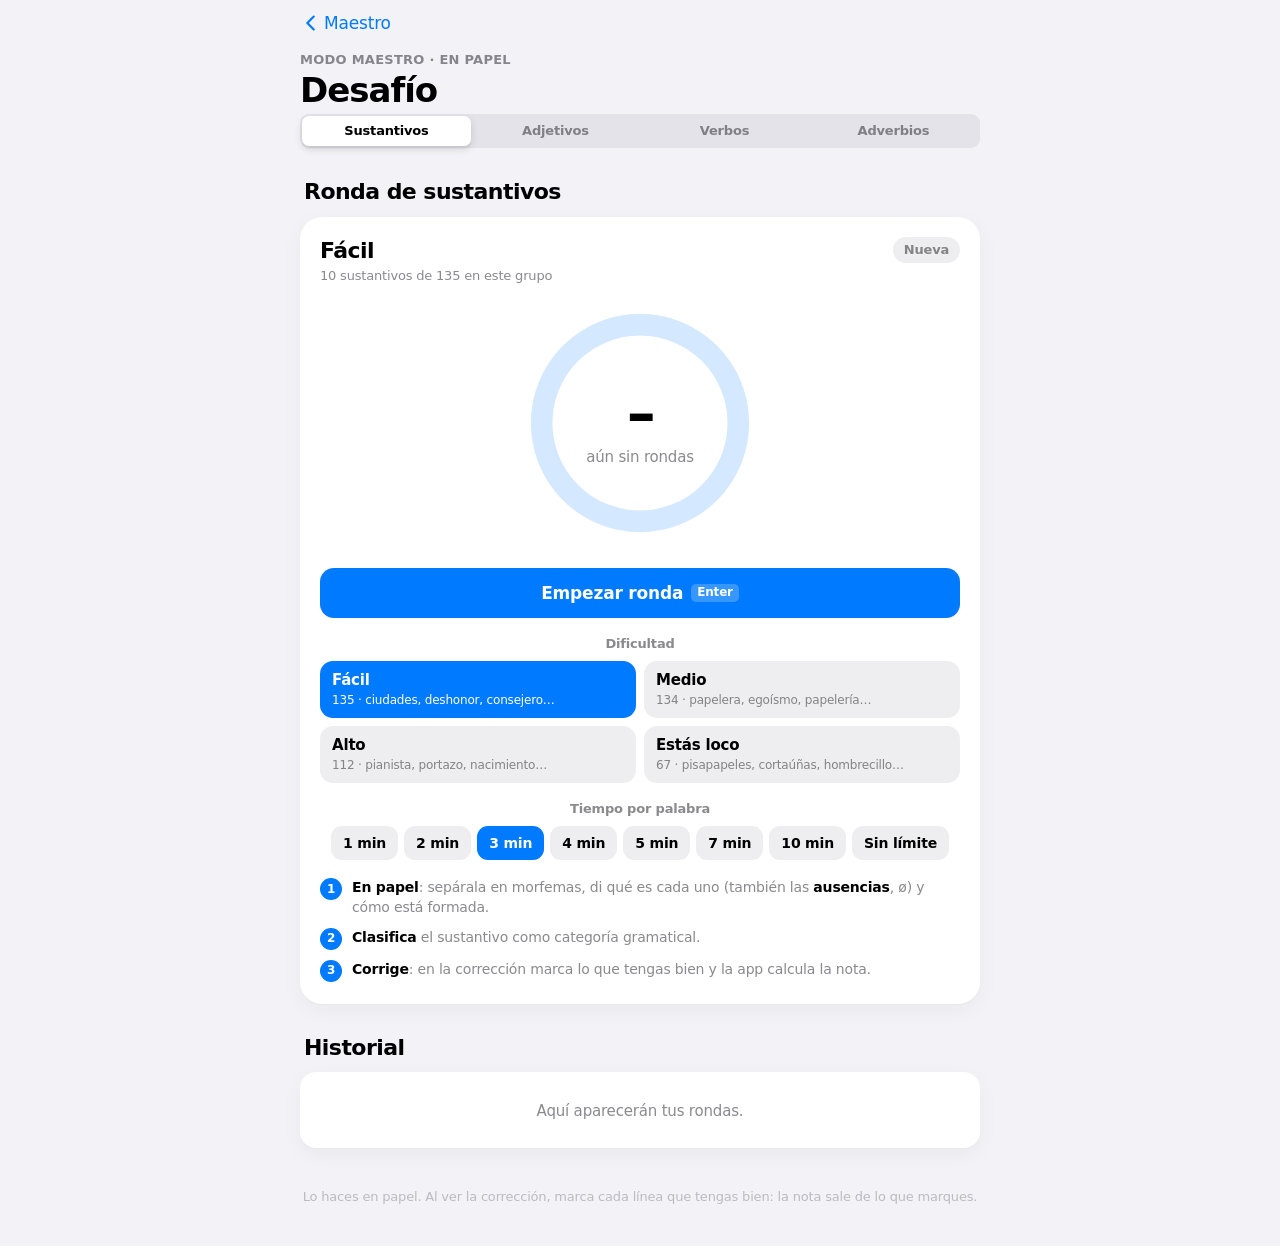
<file: desafio.html>
<!doctype html>
<html lang="es">
<head>
<meta charset="utf-8">
<meta name="viewport" content="width=device-width,initial-scale=1,viewport-fit=cover">
<meta name="theme-color" content="#F2F2F7">
<meta name="color-scheme" content="light only">
<title>Desafío</title>
<link rel="stylesheet" href="estilo.css">
<link rel="manifest" href="manifest.webmanifest">
<link rel="apple-touch-icon" href="apple-touch-icon.png">
<link rel="icon" type="image/png" href="icon-192.png">
<meta name="apple-mobile-web-app-capable" content="yes">
<meta name="mobile-web-app-capable" content="yes">
<meta name="apple-mobile-web-app-title" content="Lengua">
<style>
.t-L{--c:var(--blue)}.t-P{--c:var(--purple)}.t-S{--c:var(--orange)}.t-A{--c:var(--pink)}.t-I{--c:var(--teal)}
.t-G{--c:var(--green)}.t-N{--c:var(--indigo)}.t-V{--c:var(--gray)}.t-T,.t-X,.t-R,.t-E,.t-D{--c:var(--red)}
.cats .seg{margin:0}
.minutos{display:flex;flex-wrap:wrap;gap:6px;justify-content:center;margin-top:8px}
.minutos button{font-size:14px;font-weight:600;padding:8px 12px;border-radius:11px;background:var(--fill);color:var(--label);font-variant-numeric:tabular-nums;transition:background .15s,color .15s}
.minutos button[aria-pressed="true"]{background:var(--blue);color:#fff}
.grupos{display:grid;grid-template-columns:1fr 1fr;gap:8px;margin-top:8px}
.grupos button{min-width:0;text-align:left;padding:10px 12px;border-radius:13px;background:var(--fill);transition:background .15s,color .15s}
.grupos button b{display:block;font-size:15px;font-weight:700;color:var(--label)}
.grupos button small{display:block;font-size:12px;color:var(--label2);margin-top:2px;white-space:nowrap;overflow:hidden;text-overflow:ellipsis}
.grupos button[aria-pressed="true"]{background:var(--blue)}
.grupos button[aria-pressed="true"] b,.grupos button[aria-pressed="true"] small{color:#fff}
.minutos-tit{font-size:13px;font-weight:600;color:var(--label2);text-align:center;margin-top:18px}
.pasos-info{display:grid;gap:10px;margin-top:18px;text-align:left}
.pasos-info div{display:flex;gap:10px;align-items:flex-start;font-size:14px;line-height:1.4;color:var(--label2)}
.pasos-info b{color:var(--label);font-weight:600}
.pasos-info span{width:22px;height:22px;border-radius:50%;background:var(--blue);color:#fff;font-size:12px;font-weight:700;display:grid;place-items:center;flex:none}

/* palabra */
.reloj{font-variant-numeric:tabular-nums;font-size:15px;font-weight:700;padding:5px 11px;border-radius:99px;background:var(--fill);color:var(--label);transition:background .3s,color .3s}
.reloj[hidden]{display:none}
.reloj.poco{background:color-mix(in srgb,var(--orange) 18%,transparent);color:var(--orange-ink)}
.reloj.nada{background:color-mix(in srgb,var(--red) 16%,transparent);color:var(--red-ink)}
.barra{height:4px;border-radius:99px;background:var(--fill-strong);margin-top:12px;overflow:hidden}
.barra[hidden]{display:none}
.barra i{display:block;height:100%;background:var(--blue);border-radius:99px;transform-origin:left;transition:transform .25s linear,background .3s}
.barra.poco i{background:var(--orange)}.barra.nada i{background:var(--red)}
.q-word{font-size:clamp(40px,11vw,64px);font-weight:700;letter-spacing:-.04em;line-height:1.05;margin:44px 0 10px;word-break:break-word}
.q-cat{font-size:15px;color:var(--label2);margin-bottom:30px}
.en-papel{font-size:14px;color:var(--label2);line-height:1.45;margin-bottom:16px}
.en-papel b{color:var(--label);font-weight:600}
.tiempo-fin{font-size:15px;font-weight:600;color:var(--red-ink);margin:0 0 6px}

/* corrección */
.corr{text-align:left}
.corr-tit{font-size:13px;font-weight:700;color:var(--label2);text-transform:uppercase;letter-spacing:.03em;margin:22px 0 6px}
.sep-grande{font-size:clamp(26px,7.5vw,38px);font-weight:700;letter-spacing:-.02em;text-align:center;margin:8px 0 10px;word-break:break-word}
.sep-grande span{color:var(--c)}
.sep-grande .cero{color:var(--label3)}
.linea{display:flex;align-items:flex-start;gap:12px;width:100%;text-align:left;padding:11px 12px;border-radius:13px;background:var(--fill);margin-top:6px;transition:background .15s}
.linea .marca{width:24px;height:24px;border-radius:50%;flex:none;display:grid;place-items:center;box-shadow:inset 0 0 0 2px var(--label3);color:#fff;margin-top:1px;transition:background .15s,box-shadow .15s}
.linea .marca svg{opacity:0}
.linea.ok{background:color-mix(in srgb,var(--green) 13%,transparent)}
.linea.ok .marca{background:var(--green);box-shadow:none}
.linea.ko{background:color-mix(in srgb,var(--red) 11%,transparent)}
.linea.ko .marca{background:var(--red);box-shadow:none}
.linea.ok .marca svg,.linea.ko .marca svg{opacity:1}
.linea .txt{font-size:15px;line-height:1.4;color:var(--label)}
.linea .txt b{font-weight:700}
.linea .txt small{display:block;font-size:13px;color:var(--label2);margin-top:2px}
.linea.ausente .txt b{color:var(--label2)}
.nota-aviso{font-size:13px;color:var(--label2);line-height:1.4;margin-top:10px}
.corr-nota{display:flex;align-items:center;justify-content:space-between;gap:12px;margin-top:20px;padding-top:16px;border-top:1px solid var(--sep)}
.corr-nota .grande{font-size:36px;font-weight:700;letter-spacing:-.04em;line-height:1}
.corr-nota small{display:block;font-size:13px;color:var(--label2);margin-top:4px}
.todo-bien{flex:none;font-size:14px;font-weight:600;padding:9px 14px;border-radius:11px;background:var(--fill);color:var(--blue)}
.res-fila .row-title b{font-weight:600}
.modelo-cla{font-size:16px;line-height:1.5;padding:12px 14px;border-radius:13px;border:1px dashed var(--sep);margin-top:4px}
.chips-cla{display:flex;flex-wrap:wrap;gap:6px;margin-top:8px}
.linea.chip{width:auto;margin:0;padding:7px 11px 7px 8px;align-items:center;gap:7px}
.linea.chip .marca{width:20px;height:20px;margin:0}
.linea.chip .txt{font-size:14px;font-weight:600}
.porque-cla{margin-top:10px;font-size:14px;color:var(--label2)}
.porque-cla summary{cursor:pointer;font-weight:600;color:var(--blue)}
.porque-cla ul{margin:6px 0 0;padding-left:18px;line-height:1.45}
.porque-cla li{margin-top:4px}
</style>
</head>
<body>

<div class="topbar" id="topbar">
  <div class="topbar-inner">
    <span><a class="link" id="backLink" href="maestro.html" style="text-decoration:none"><i data-i="left" data-s="22" data-w="2.4"></i>Maestro</a><button class="link" id="backBtn" hidden><i data-i="left" data-s="22" data-w="2.4"></i>Salir</button></span>
    <span class="topbar-title" id="topTitle">Desafío</span>
    <span class="counter num" id="counter" hidden></span>
  </div>
</div>

<!-- ───────── Inicio ───────── -->
<div id="vInicio">
  <header class="large"><p class="date">Modo maestro · en papel</p><h1>Desafío</h1></header>
  <main class="layout">
    <nav class="cats" id="cats" aria-label="Categoría"></nav>
    <div class="section-head"><h2 id="hTitulo">Ronda</h2></div>
    <div class="card hero">
      <div class="hero-head">
        <div class="hero-id"><div class="hero-name" id="hName">10 palabras</div><div class="hero-sub" id="hSub"></div></div>
        <span class="pill num" id="hPill"></span>
      </div>
      <div class="ring-wrap">
        <svg class="ring" viewBox="0 0 240 240" aria-hidden="true">
          <defs><linearGradient id="rg1" x1="0" y1="0" x2="1" y2="1"><stop offset="0" class="s1"/><stop offset="1" class="s2"/></linearGradient></defs>
          <circle class="t" cx="120" cy="120" r="100"/>
          <circle class="p" id="hRing" cx="120" cy="120" r="100" stroke="url(#rg1)"/>
        </svg>
        <div class="ring-center"><div class="ring-num num" id="hNum">–</div><div class="ring-sub" id="hRingSub">mejor nota</div></div>
      </div>
      <button class="wide" id="startBtn">Empezar ronda <kbd>Enter</kbd></button>
      <div class="minutos-tit">Dificultad</div>
      <div class="grupos" id="grupos"></div>
      <div class="minutos-tit">Tiempo por palabra</div>
      <div class="minutos" id="minutos"></div>
      <div class="pasos-info" id="pasosInfo"></div>
    </div>
    <div class="section-head"><h2>Historial</h2></div>
    <div class="list" id="hist"></div>
  </main>
  <p class="foot">Lo haces en papel. Al ver la corrección, marca cada línea que tengas bien: la nota sale de lo que marques.</p>
</div>

<!-- ───────── Palabra ───────── -->
<div id="vPregunta" hidden>
  <header class="large"><p class="date num" id="qMeta"></p><h1 id="qTitle">Palabra 1</h1></header>
  <main class="layout">
    <div class="progress" id="prog" role="img"></div>
    <div class="card q" id="qCard">
      <div class="q-top"><span class="q-person" id="qNivel"></span><span class="reloj" id="reloj">0:00</span></div>
      <div class="barra" id="barra"><i id="barraIn"></i></div>
      <div class="q-word" id="qWord"></div>
      <div class="q-cat" id="qCat"></div>
      <div id="zonaPapel">
        <p class="en-papel" id="enPapel"></p>
        <button class="wide" id="verBtn">Ver la corrección <kbd>Enter</kbd></button>
      </div>
      <div class="corr" id="corr" hidden></div>
    </div>
  </main>
</div>

<!-- ───────── Resultado ───────── -->
<div id="vResultado" hidden>
  <header class="large"><p class="date" id="rMeta"></p><h1 id="rTitle"></h1></header>
  <main class="layout">
    <div class="section-head"><h2>Nota de la ronda</h2></div>
    <div class="card hero">
      <div class="hero-head">
        <div class="hero-id"><div class="hero-name" id="rName"></div><div class="hero-sub" id="rSub"></div></div>
        <span class="pill num" id="rPill"></span>
      </div>
      <div class="ring-wrap">
        <svg class="ring" viewBox="0 0 240 240" aria-hidden="true">
          <defs><linearGradient id="rg2" x1="0" y1="0" x2="1" y2="1"><stop offset="0" class="s1"/><stop offset="1" class="s2"/></linearGradient></defs>
          <circle class="t" cx="120" cy="120" r="100"/>
          <circle class="p" id="rRing" cx="120" cy="120" r="100" stroke="url(#rg2)"/>
        </svg>
        <div class="ring-center"><div class="ring-num num" id="rNum"></div><div class="ring-sub">sobre 10</div></div>
      </div>
      <button class="wide" id="otraBtn">Otra ronda <kbd>Enter</kbd></button>
      <button class="wide soft" id="inicioBtn">Volver</button>
    </div>
    <div class="tiles" id="rTiles" style="margin-top:18px"></div>
    <div class="section-head"><h2>Palabra a palabra</h2></div>
    <div class="list" id="rLista"></div>
    <p class="foot">Toca una palabra para ver su lección animada en el modo maestro.</p>
  </main>
</div>

<div class="toast" id="toast" role="status"><span class="ic"></span><span class="tx"></span></div>

<script src="morfemas-datos.js"></script>
<script src="clasificacion.js"></script>
<script src="comun.js"></script>
<script>
const { ITEMS, CATS, porQueFormacion } = Morfemas;
const { clasificar, separacion, puntuacion, agrupar, GRUPOS } = Clasificacion;
const LS = crearAlmacen('desafio.');
const POR_RONDA = 10;
const CATEGORIAS = [['sus', 'Sustantivos', 'el sustantivo'], ['adj', 'Adjetivos', 'el adjetivo'], ['ver', 'Verbos', 'la forma verbal'], ['adv', 'Adverbios', 'el adverbio']];
const OPC_MIN = [1, 2, 3, 4, 5, 7, 10, 0]; // minutos por palabra; 0 = sin límite
let cat = LS.get('cat', 'sus'); if (!CATEGORIAS.some(c => c[0] === cat)) cat = 'sus';
let minutos = LS.get('minutos', 3);
const nombreCat = c => CATEGORIAS.find(x => x[0] === c)[1];
const singular = c => CATEGORIAS.find(x => x[0] === c)[2];
const fmtMin = m => m ? `${m} min` : 'Sin límite';

// ───────── Banco: todas las palabras de la base que tienen clasificación ─────────
const BANCO = {};
for (const it of ITEMS) if (!BANCO[it.palabra] && clasificar(it)) BANCO[it.palabra] = it;
const delaCat = c => Object.values(BANCO).filter(it => it.cat === c);

// Cada categoría, repartida en 4 grupos de dificultad (Fácil, Medio, Alto, Estás loco) según la puntuación de cada palabra
const GRUPOS_CAT = {}, GRUPO_DE = {};
const gruposDe = c => {
  if (!GRUPOS_CAT[c]) { GRUPOS_CAT[c] = agrupar(delaCat(c)); GRUPOS_CAT[c].forEach((l, g) => l.forEach(it => GRUPO_DE[it.palabra] = g)); }
  return GRUPOS_CAT[c];
};
const grupoSel = LS.get('grupo', {});
const grupoActual = () => grupoSel[cat] || 0;

// Ronda: 10 palabras del grupo elegido, sin repetir las últimas que han salido, de menos a más difícil
function generarRonda(c, g) {
  const lista = gruposDe(c)[g], vistos = new Set(LS.get('vistos', []));
  const nuevas = barajar(lista.filter(it => !vistos.has(it.palabra)));
  const elegidas = (nuevas.length >= POR_RONDA ? nuevas : [...nuevas, ...barajar(lista.filter(it => vistos.has(it.palabra)))]).slice(0, POR_RONDA);
  return elegidas.sort((a, b) => puntuacion(a) - puntuacion(b)).map(it => it.palabra);
}

// ───────── Vistas ─────────
const vistas = ['vInicio', 'vPregunta', 'vResultado'];
function ver(id, titulo) {
  // al repintar el inicio (al elegir grupo, categoría…) no se salta arriba: el toque no se pierde
  const repinta = id === 'vInicio' && !$('#vInicio').hidden;
  vistas.forEach(v => $('#' + v).hidden = v !== id);
  $('#backLink').hidden = id !== 'vInicio'; $('#backBtn').hidden = id === 'vInicio';
  $('#counter').hidden = id !== 'vPregunta';
  $('#topTitle').textContent = titulo || 'Desafío';
  if (!repinta) window.scrollTo(0, 0);
  if (id !== 'vInicio' && !(history.state && history.state.juego)) history.pushState({ juego: 1 }, '');
}

// ───────── Inicio ─────────
function pintarInicio() {
  parar();
  ver('vInicio');
  const i = CATEGORIAS.findIndex(c => c[0] === cat);
  $('#cats').innerHTML = `<div class="seg" style="--n:${CATEGORIAS.length};--i:${i}"><span class="seg-thumb"></span>${CATEGORIAS.map(([c, t]) => `<button role="radio" aria-checked="${c === cat}" data-c="${c}">${t}</button>`).join('')}</div>`;
  const g = grupoActual(), grupos = gruposDe(cat);
  const hist = LS.get('historial', []).filter(h => h.cat === cat && (h.grupo || 0) === g);
  const mejor = hist.length ? Math.max(...hist.map(h => h.nota)) : null;
  $('#hTitulo').textContent = `Ronda de ${nombreCat(cat).toLowerCase()}`;
  $('#hName').textContent = GRUPOS[g];
  $('#hSub').textContent = `${Math.min(POR_RONDA, grupos[g].length)} ${cat === 'ver' ? 'formas verbales' : nombreCat(cat).toLowerCase()} de ${grupos[g].length} en este grupo`;
  $('#grupos').innerHTML = grupos.map((l, k) => `<button data-g="${k}" aria-pressed="${k === g}"><b>${GRUPOS[k]}</b><small>${l.length} · ${l.filter((_, j) => j % Math.max(1, Math.floor(l.length / 3)) === 1).slice(0, 3).map(it => esc(it.palabra)).join(', ')}…</small></button>`).join('');
  $('#hNum').textContent = mejor === null ? '–' : fmt(mejor);
  $('#hRingSub').textContent = mejor === null ? 'aún sin rondas' : 'mejor nota';
  $('#hPill').textContent = hist.length ? `${hist.length} ronda${hist.length > 1 ? 's' : ''}` : 'Nueva';
  $('#hPill').className = 'pill num' + (mejor === null ? '' : ' ' + clasePill(mejor));
  anillo($('#hRing'), mejor === null ? 0 : mejor / 10, mejor === null ? 'var(--blue)' : colorNota(mejor));
  $('#minutos').innerHTML = OPC_MIN.map(m => `<button data-m="${m}" aria-pressed="${m === minutos}">${fmtMin(m)}</button>`).join('');
  $('#pasosInfo').innerHTML = `
    <div><span>1</span><p><b>En papel</b>: sepárala en morfemas, di qué es cada uno (también las <b>ausencias</b>, ø) y cómo está formada.</p></div>
    <div><span>2</span><p><b>Clasifica</b> ${singular(cat)} como categoría gramatical.</p></div>
    <div><span>3</span><p><b>Corrige</b>: en la corrección marca lo que tengas bien y la app calcula la nota.</p></div>`;
  $('#hist').innerHTML = hist.length ? hist.slice(-8).reverse().map(h => `
    <div class="row"><span class="app-icon" style="--c:${colorNota(h.nota)}">${svg('flame', 17, 2.2)}</span>
      <div class="row-main"><div class="row-text"><div class="row-title">${fmt(h.nota)} · ${calif(h.nota)}</div><div class="row-sub">${esc(h.fecha)} · ${h.palabras.map(p => esc(p.p)).slice(0, 4).join(', ')}…</div></div></div></div>`).join('')
    : '<div class="placeholder">Aquí aparecerán tus rondas.</div>';
}
$('#cats').onclick = e => { const b = e.target.closest('[data-c]'); if (b) { cat = b.dataset.c; LS.set('cat', cat); pintarInicio(); } };
$('#grupos').onclick = e => { const b = e.target.closest('[data-g]'); if (b) { grupoSel[cat] = +b.dataset.g; LS.set('grupo', grupoSel); pintarInicio(); } };
$('#minutos').onclick = e => {
  const b = e.target.closest('[data-m]'); if (!b) return;
  minutos = +b.dataset.m; LS.set('minutos', minutos);
  $('#minutos').querySelectorAll('[data-m]').forEach(x => x.setAttribute('aria-pressed', x === b));
};

// ───────── Ronda ─────────
let ronda = null, it = null, fin = 0, reloj = 0, corregida = false, marcas = [];
function empezar() {
  ronda = { cat, grupo: grupoActual(), minutos, items: generarRonda(cat, grupoActual()), i: 0, res: [] };
  LS.set('vistos', [...LS.get('vistos', []), ...ronda.items].slice(-200));
  pregunta();
}
function pregunta() {
  it = BANCO[ronda.items[ronda.i]]; corregida = false;
  ver('vPregunta', `Desafío · ${nombreCat(ronda.cat)}`);
  $('#counter').textContent = `${ronda.i + 1}/${ronda.items.length}`;
  $('#qMeta').textContent = `${nombreCat(ronda.cat)} · ${fmtMin(ronda.minutos)} por palabra`;
  $('#qTitle').textContent = `Palabra ${ronda.i + 1}`;
  $('#prog').innerHTML = ronda.items.map((_, k) => `<span class="${k < ronda.i ? (ronda.res[k].nota >= 5 ? 'ok' : 'ko') : k === ronda.i ? 'now' : ''}"></span>`).join('');
  $('#qNivel').textContent = GRUPOS[ronda.grupo];
  $('#qWord').textContent = it.palabra;
  $('#qCat').textContent = it.tiempo ? `forma del verbo «${it.verbo}»` : CATS[it.cat];
  $('#enPapel').innerHTML = `Analízala en papel: separación con sus <b>ausencias</b>, qué es cada morfema, formación y clasificación de ${esc(singular(ronda.cat))}.`;
  $('#zonaPapel').hidden = false; $('#corr').hidden = true; $('#corr').innerHTML = '';
  $('#barra').hidden = !ronda.minutos; $('#reloj').hidden = !ronda.minutos;
  parar();
  if (ronda.minutos) { fin = Date.now() + ronda.minutos * 60000; reloj = setInterval(tic, 250); tic(); }
}
function tic() {
  const quedan = Math.max(0, fin - Date.now()), total = ronda.minutos * 60000, s = Math.ceil(quedan / 1000);
  $('#reloj').textContent = `${Math.floor(s / 60)}:${String(s % 60).padStart(2, '0')}`;
  const estado = quedan <= 10000 ? 'nada' : quedan <= 30000 ? 'poco' : '';
  $('#reloj').className = 'reloj ' + estado; $('#barra').className = 'barra ' + estado;
  $('#barraIn').style.transform = `scaleX(${quedan / total})`;
  if (quedan <= 0) {
    parar();
    try { navigator.vibrate && navigator.vibrate([200, 100, 200]); } catch {}
    corregir(true);
  }
}
function parar() { clearInterval(reloj); reloj = 0; }

// ───────── Corrección: separación con ausencias, formación y clasificación ─────────
const r1 = x => Math.round(x * 10) / 10;
// cómo se escribe cada pieza en la línea: «cam‑», «‑a», «ø»
const pieza = (partes, i) => partes[i].ausente ? 'ø' : (i > 0 && partes[i].tipo !== 'L' ? '‑' : '') + partes[i].s + (partes.slice(i + 1).some(p => !p.ausente) ? '‑' : '');
function corregir(agotado) {
  if (corregida) return;
  corregida = true; parar();
  const w = it, sep = separacion(w), cla = clasificar(w);
  const sepLineas = sep.partes.map((p, i) => ({ grupo: 'sep', ausente: p.ausente,
    html: `<b class="t-${p.tipo}" style="color:${p.ausente ? 'var(--label2)' : 'var(--c)'}">${esc(pieza(sep.partes, i))}</b> — ${esc(p.nombre)}${p.valor ? ` (${esc(p.valor)})` : ''}` }));
  const formLinea = { grupo: 'form', html: `<b>Palabra ${esc(w.form)}</b><small>${esc(porQueFormacion(w))}</small>` };
  const claLineas = cla.etiquetas.map(e => ({ grupo: 'cla', chip: true, html: esc(e) }));
  const lineas = [...sepLineas, formLinea, ...claLineas];
  marcas = lineas.map(() => null);
  let k = 0;
  const fila = l => `<button class="linea${l.ausente ? ' ausente' : ''}${l.chip ? ' chip' : ''}" data-k="${k++}"><span class="marca">${svg('check', 14, 3.4)}</span><span class="txt">${l.html}</span></button>`;
  $('#zonaPapel').hidden = true;
  $('#corr').hidden = false;
  $('#corr').innerHTML = `${agotado ? '<p class="tiempo-fin">Se acabó el tiempo.</p>' : ''}
    <div class="corr-tit" style="margin-top:4px">Separación</div>
    <div class="sep-grande">${sep.partes.map(p => p.ausente ? '<span class="cero">ø</span>' : `<span class="t-${p.tipo}">${esc(p.s)}</span>`).join('-')}</div>
    ${sepLineas.map(fila).join('')}
    <div class="corr-tit">Formación</div>${fila(formLinea)}
    <div class="corr-tit">Clasificación ${esc(singular(ronda.cat)).replace(/^el /, "del ").replace(/^la /, "de la ")}</div>
    <div class="modelo-cla">${esc(cla.redaccion)}</div>
    <div class="chips-cla">${claLineas.map(fila).join('')}</div>
    <details class="porque-cla"><summary>Por qué cada rasgo</summary><ul>${cla.rasgos.map(r => `<li>${esc(r.txt)}</li>`).join('')}</ul></details>
    ${cla.nota ? `<p class="nota-aviso">${esc(cla.nota)}</p>` : ''}${w.nota ? `<p class="nota-aviso">${esc(w.nota)}</p>` : ''}
    <div class="corr-nota"><div><div class="grande num" id="notaPalabra">–</div><small id="notaDetalle"></small></div>
      <button class="todo-bien" id="todoBien">Marcar el resto bien</button></div>
    <button class="wide" id="sigBtn" style="margin-top:14px">${ronda.i + 1 >= ronda.items.length ? 'Ver la nota' : 'Siguiente palabra'} <kbd>Enter</kbd></button>`;
  ronda.actual = { lineas, agotado };
  pintarNota();
}
// tocar una línea la marca bien; volver a tocarla, mal
$('#corr').onclick = e => {
  const l = e.target.closest('.linea');
  if (l) { const k = +l.dataset.k; marcas[k] = marcas[k] === 'ok' ? 'ko' : 'ok'; pintarMarcas(); return; }
  if (e.target.closest('#todoBien')) { marcas = marcas.map(m => m || 'ok'); pintarMarcas(); return; }
  if (e.target.closest('#sigBtn')) siguiente();
};
function pintarMarcas() {
  $('#corr').querySelectorAll('.linea').forEach((el, k) => { el.classList.toggle('ok', marcas[k] === 'ok'); el.classList.toggle('ko', marcas[k] === 'ko'); });
  pintarNota();
}
function notaActual() {
  const ls = ronda.actual.lineas;
  const parte = g => [ls.filter((l, k) => l.grupo === g && marcas[k] === 'ok').length, ls.filter(l => l.grupo === g).length];
  return { nota: r1(10 * marcas.filter(m => m === 'ok').length / marcas.length), sep: parte('sep'), form: parte('form'), cla: parte('cla') };
}
function pintarNota() {
  const n = notaActual(), sin = marcas.filter(m => !m).length;
  $('#notaPalabra').textContent = fmt(n.nota); $('#notaPalabra').style.color = colorNota(n.nota);
  $('#notaDetalle').textContent = sin ? `Toca cada línea que tengas bien (quedan ${sin} sin marcar)` : `separación ${n.sep[0]}/${n.sep[1]} · formación ${n.form[0]}/${n.form[1]} · clasificación ${n.cla[0]}/${n.cla[1]}`;
  $('#todoBien').hidden = !sin;
}
function siguiente() {
  const n = notaActual();
  ronda.res.push({ p: it.palabra, nota: n.nota, sep: n.sep, form: n.form, cla: n.cla, agotado: ronda.actual.agotado });
  ronda.i++;
  if (ronda.i >= ronda.items.length) resultado(); else pregunta();
}
$('#verBtn').onclick = () => corregir(false);
addEventListener('keydown', e => {
  if (e.key !== 'Enter' || e.target.closest('input,textarea')) return;
  if (!$('#vPregunta').hidden) { e.preventDefault(); corregida ? siguiente() : corregir(false); }
  else if (!e.target.closest('button,a')) empezar();
});

// ───────── Resultado ─────────
function resultado() {
  parar();
  const nota = r1(ronda.res.reduce((a, r) => a + r.nota, 0) / ronda.res.length);
  const pct = k => { const b = ronda.res.reduce((a, r) => a + r[k][0], 0), t = ronda.res.reduce((a, r) => a + r[k][1], 0); return t ? Math.round(100 * b / t) + ' %' : '–'; };
  const fecha = new Date().toLocaleString('es-ES', { day: 'numeric', month: 'short', hour: '2-digit', minute: '2-digit' });
  const hist = LS.get('historial', []); hist.push({ cat: ronda.cat, grupo: ronda.grupo, nota, fecha, palabras: ronda.res.map(r => ({ p: r.p, n: r.nota })) });
  LS.set('historial', hist.slice(-60));
  ver('vResultado', 'Resultado');
  $('#rMeta').textContent = `${nombreCat(ronda.cat)} · ${GRUPOS[ronda.grupo]} · ${fecha}`;
  $('#rTitle').textContent = calif(nota);
  $('#rName').textContent = `${ronda.res.filter(r => r.nota >= 5).length} de ${ronda.res.length} aprobadas`;
  $('#rSub').textContent = `${fmtMin(ronda.minutos)} por palabra${ronda.res.some(r => r.agotado) ? ` · ${ronda.res.filter(r => r.agotado).length} sin tiempo` : ''}`;
  $('#rNum').textContent = fmt(nota);
  $('#rPill').textContent = calif(nota); $('#rPill').className = 'pill num ' + clasePill(nota);
  anillo($('#rRing'), nota / 10, colorNota(nota));
  $('#rTiles').innerHTML = tile('scissors', 'var(--blue)', 'Separación', pct('sep')) + tile('book', 'var(--green)', 'Formación', pct('form'))
    + tile('list', 'var(--orange)', 'Clasificación', pct('cla')) + tile('flame', 'var(--pink)', 'Mejor palabra', esc([...ronda.res].sort((a, b) => b.nota - a.nota)[0].p));
  $('#rLista').innerHTML = ronda.res.map(r => `
    <a class="row tap res-fila" href="maestro.html#p=${encodeURIComponent(r.p)}" style="text-decoration:none;color:inherit">
      <span class="app-icon" style="--c:${colorNota(r.nota)}">${svg(r.nota >= 5 ? 'check' : 'x', 16, 2.6)}</span>
      <span class="row-main"><span class="row-text"><span class="row-title" style="display:block"><b>${esc(r.p)}</b></span>
      <span class="row-sub" style="display:block">separación ${r.sep[0]}/${r.sep[1]} · formación ${r.form[0]}/${r.form[1]} · clasificación ${r.cla[0]}/${r.cla[1]}${r.agotado ? ' · sin tiempo' : ''}</span></span>
      <span class="row-trail num" style="color:${colorNota(r.nota)};font-weight:700">${fmt(r.nota)}</span></span></a>`).join('');
}
$('#startBtn').onclick = empezar;
$('#otraBtn').onclick = empezar;
$('#inicioBtn').onclick = () => volverAlInicio();
$('#backBtn').onclick = () => {
  if (!$('#vPregunta').hidden && !confirm('¿Salir de la ronda? Se pierde lo que llevas.')) return;
  volverAlInicio();
};
pintarIconos();
pintarInicio();
if ('serviceWorker' in navigator && location.protocol !== 'file:') navigator.serviceWorker.register('sw.js').catch(() => {});
</script>
</body>
</html>
</file>
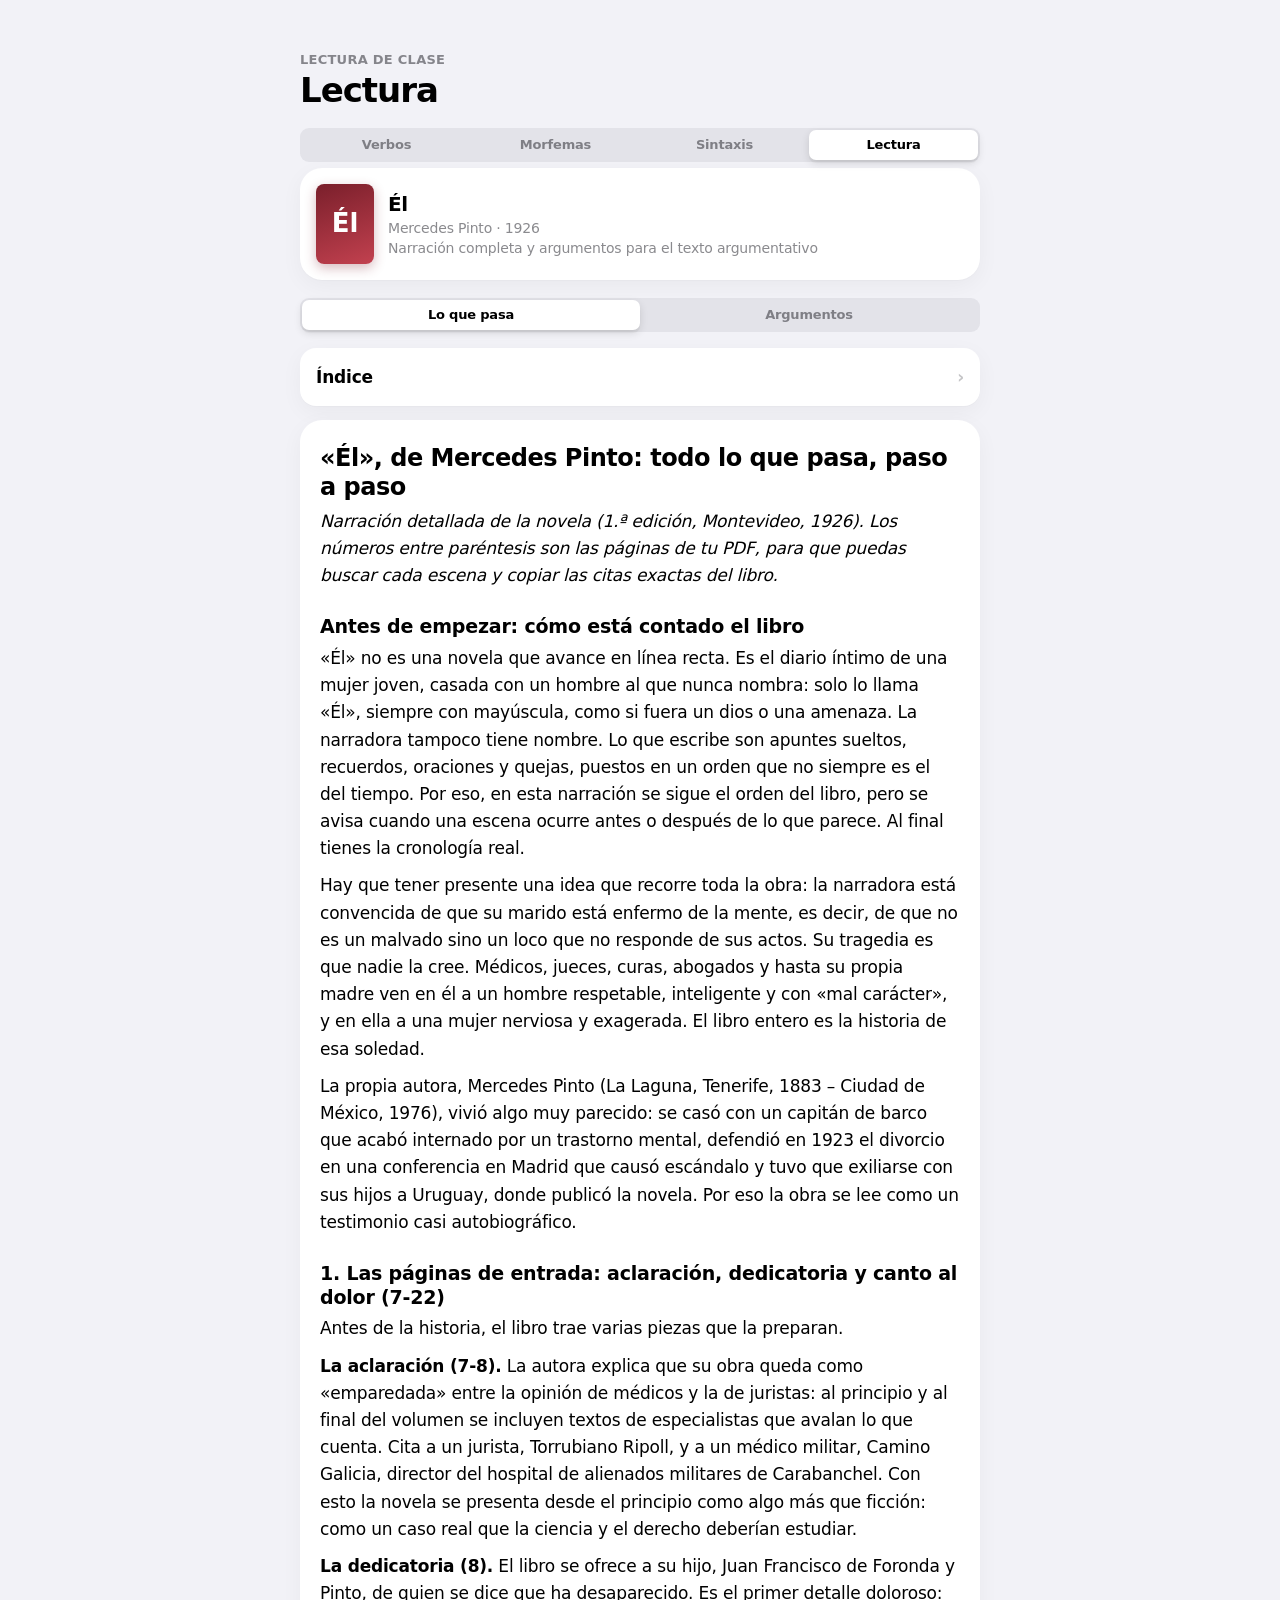
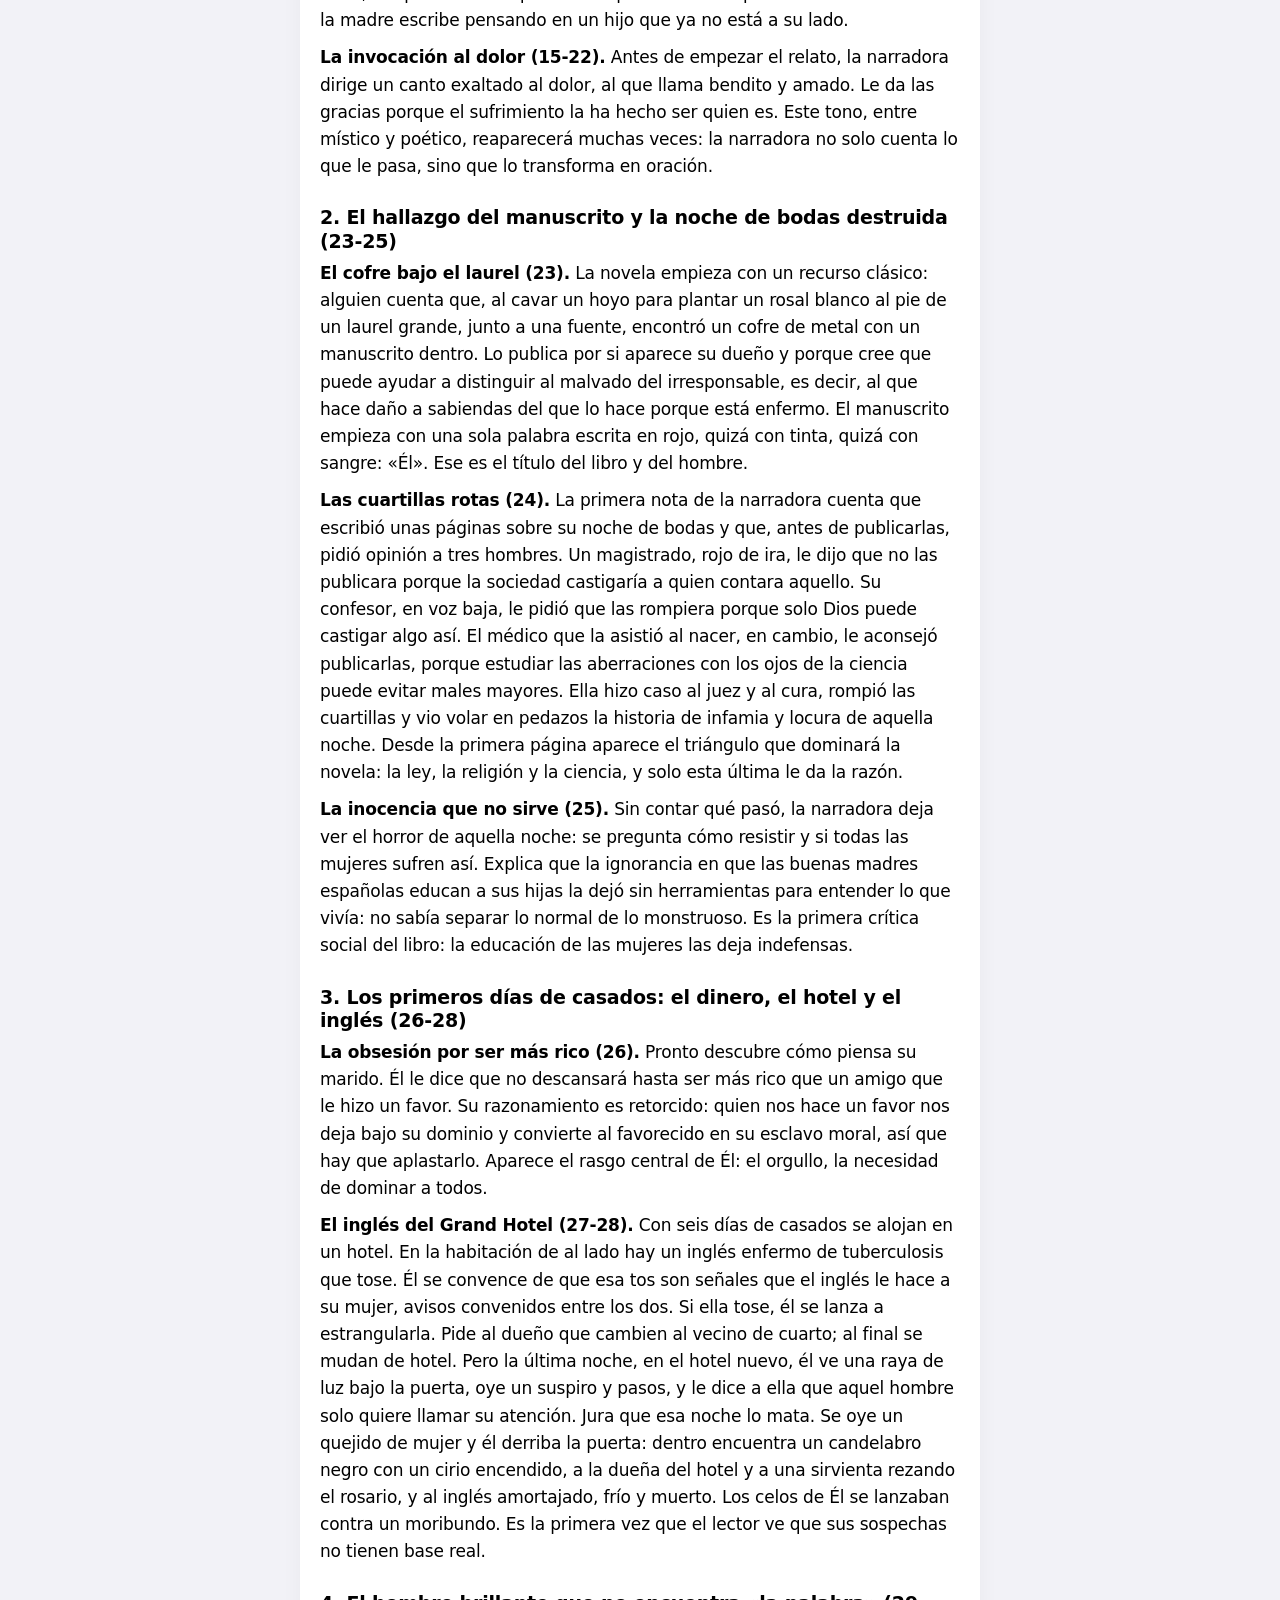
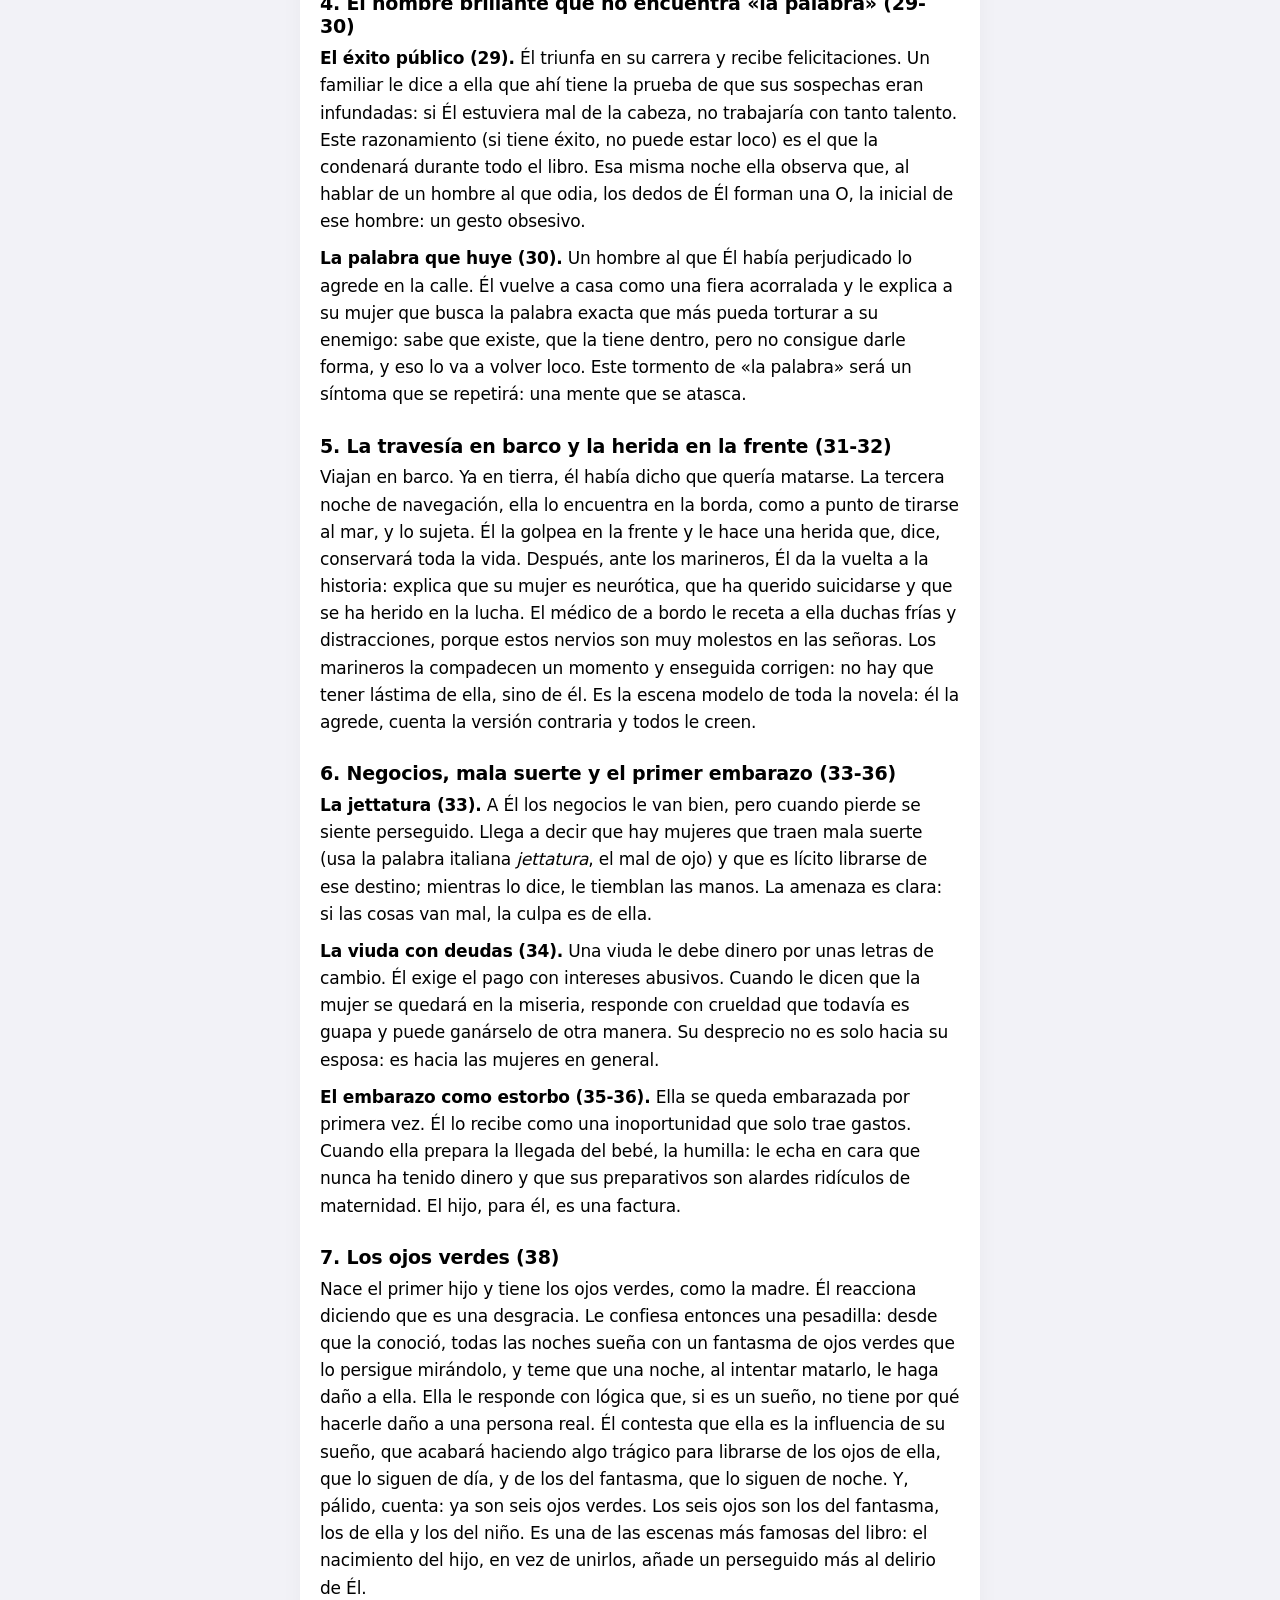
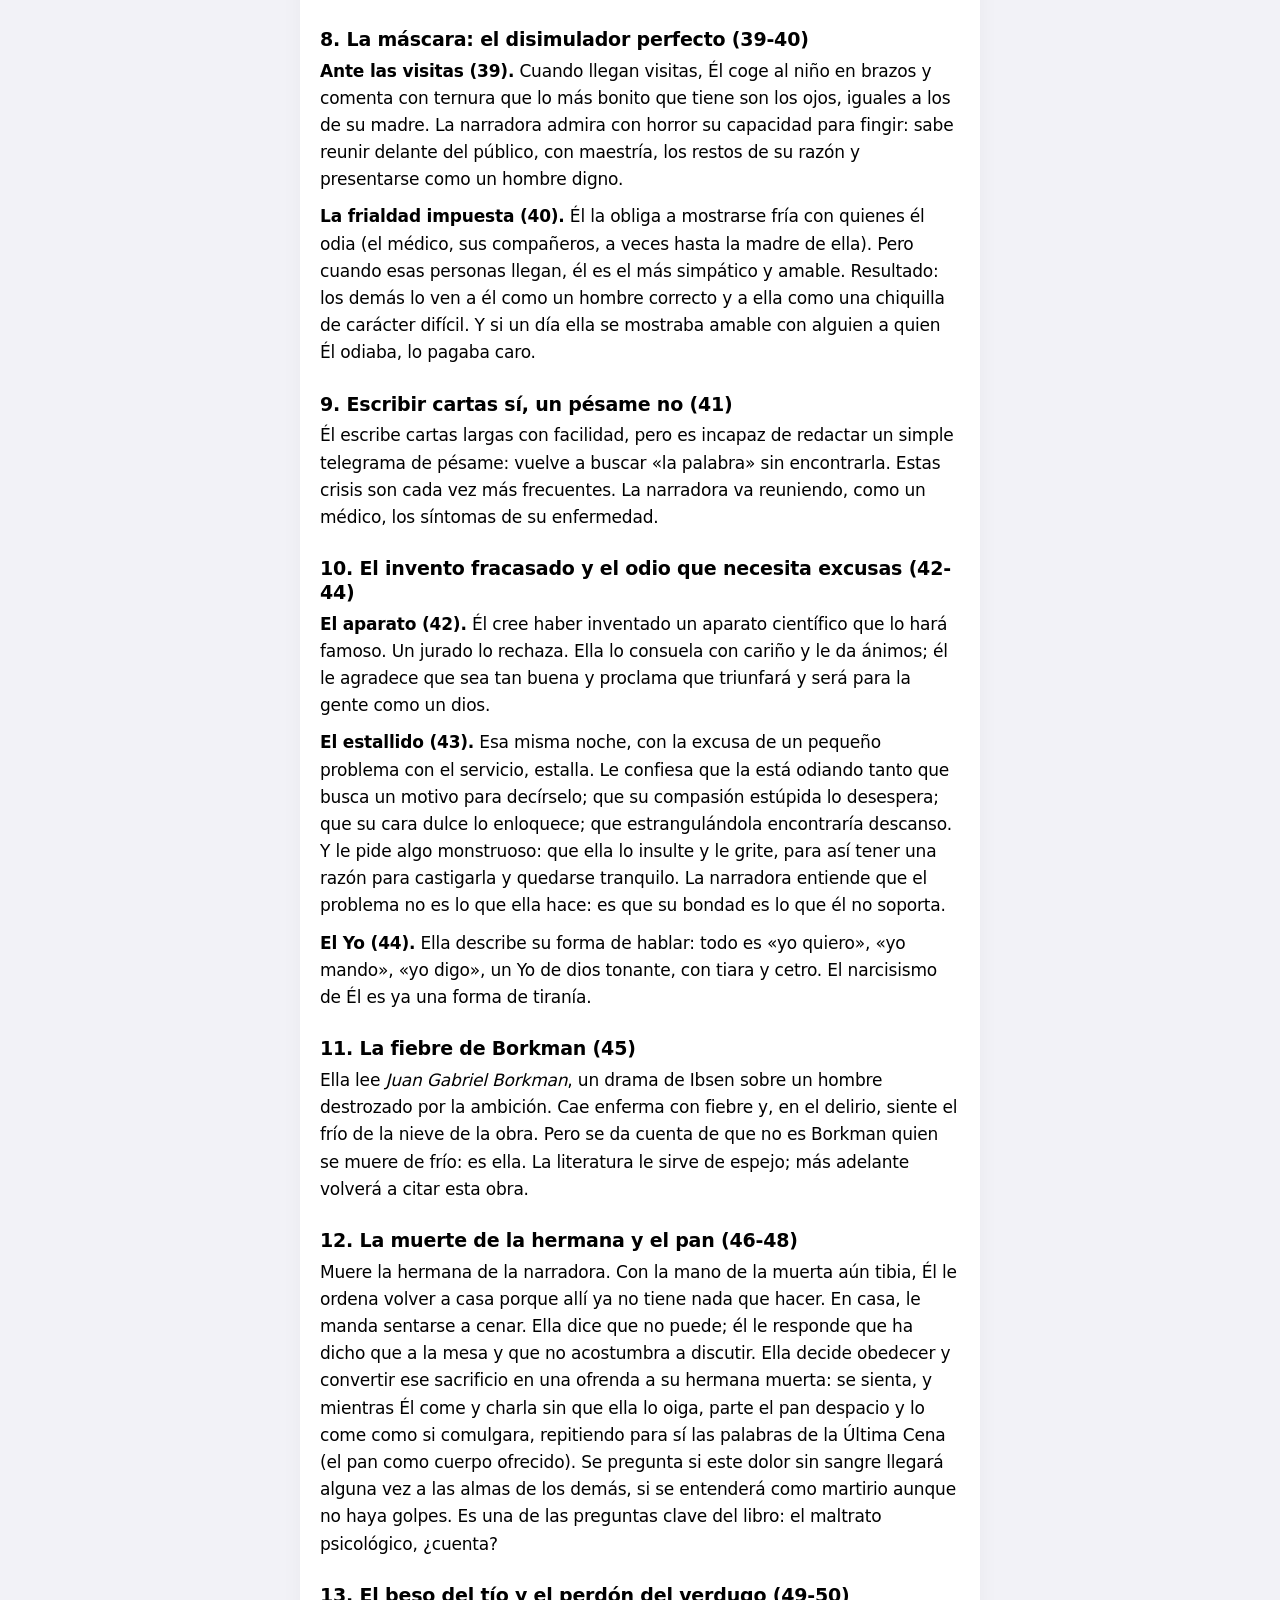
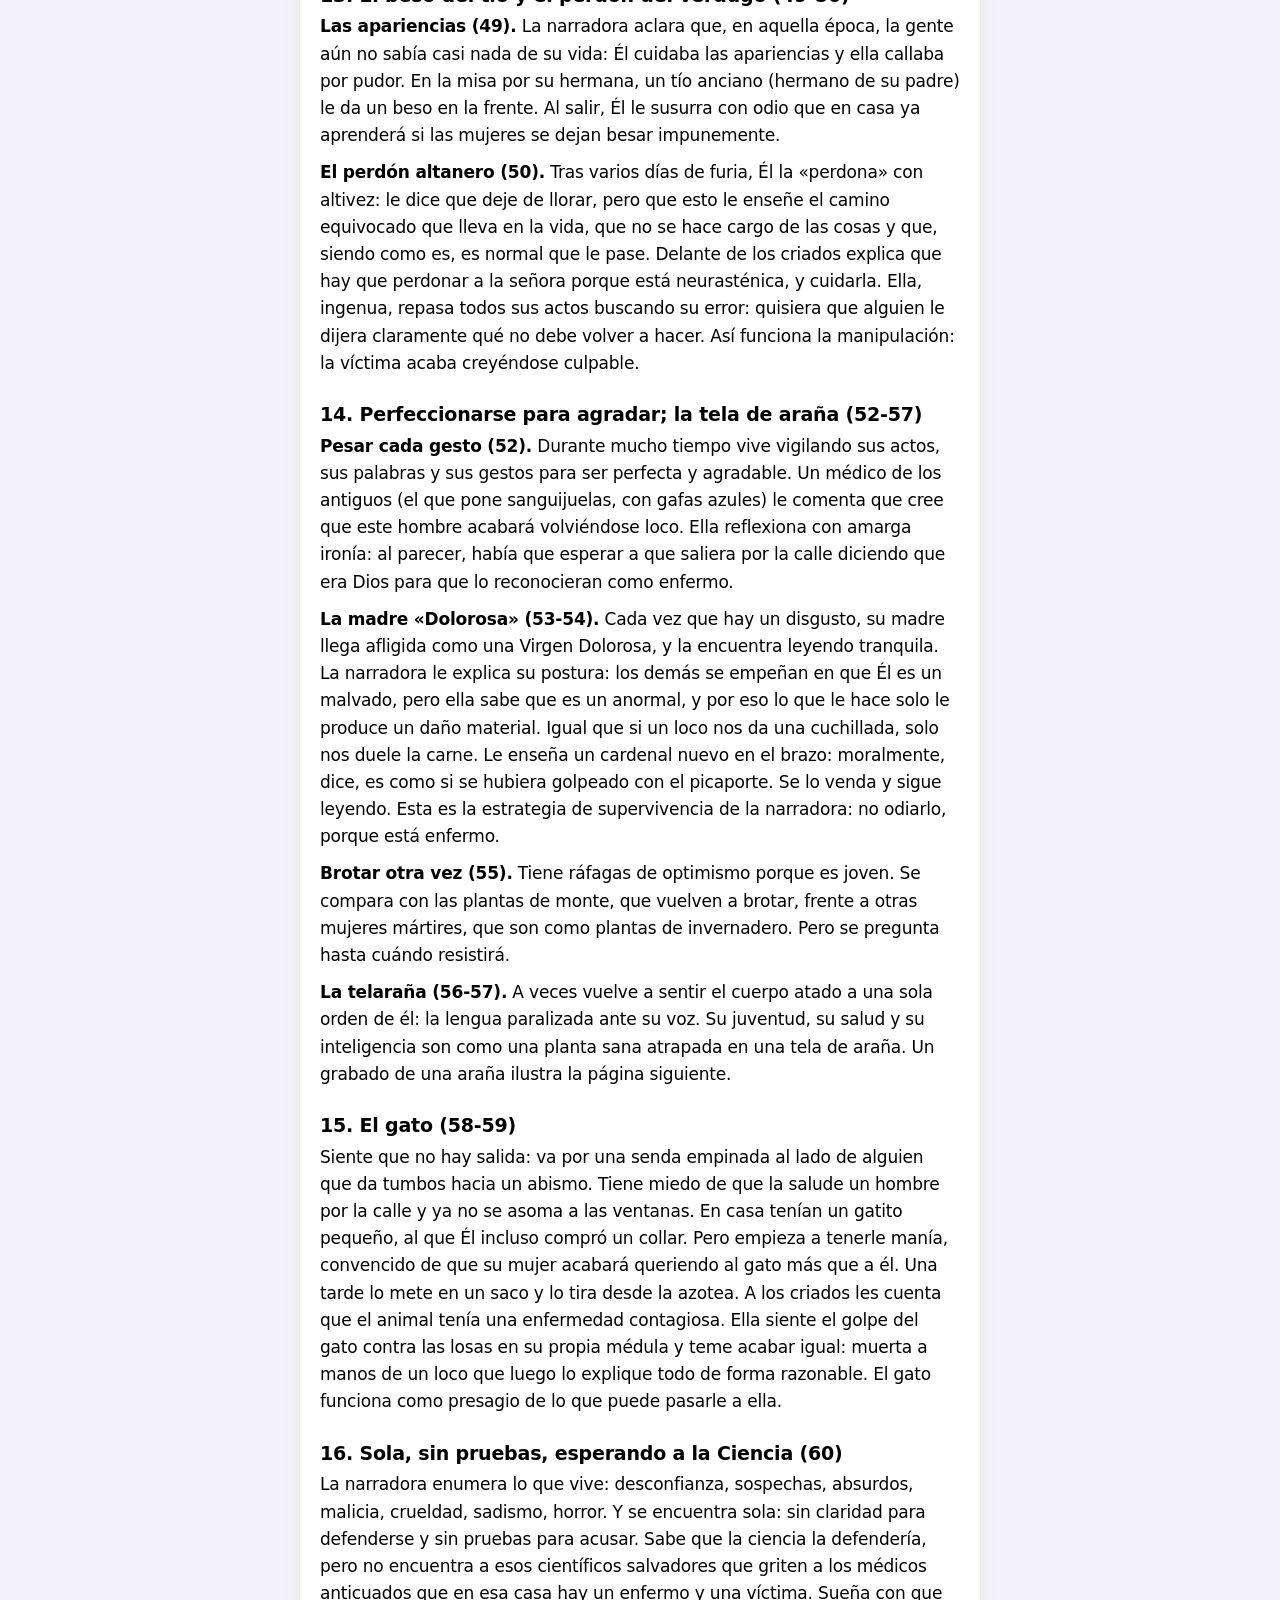
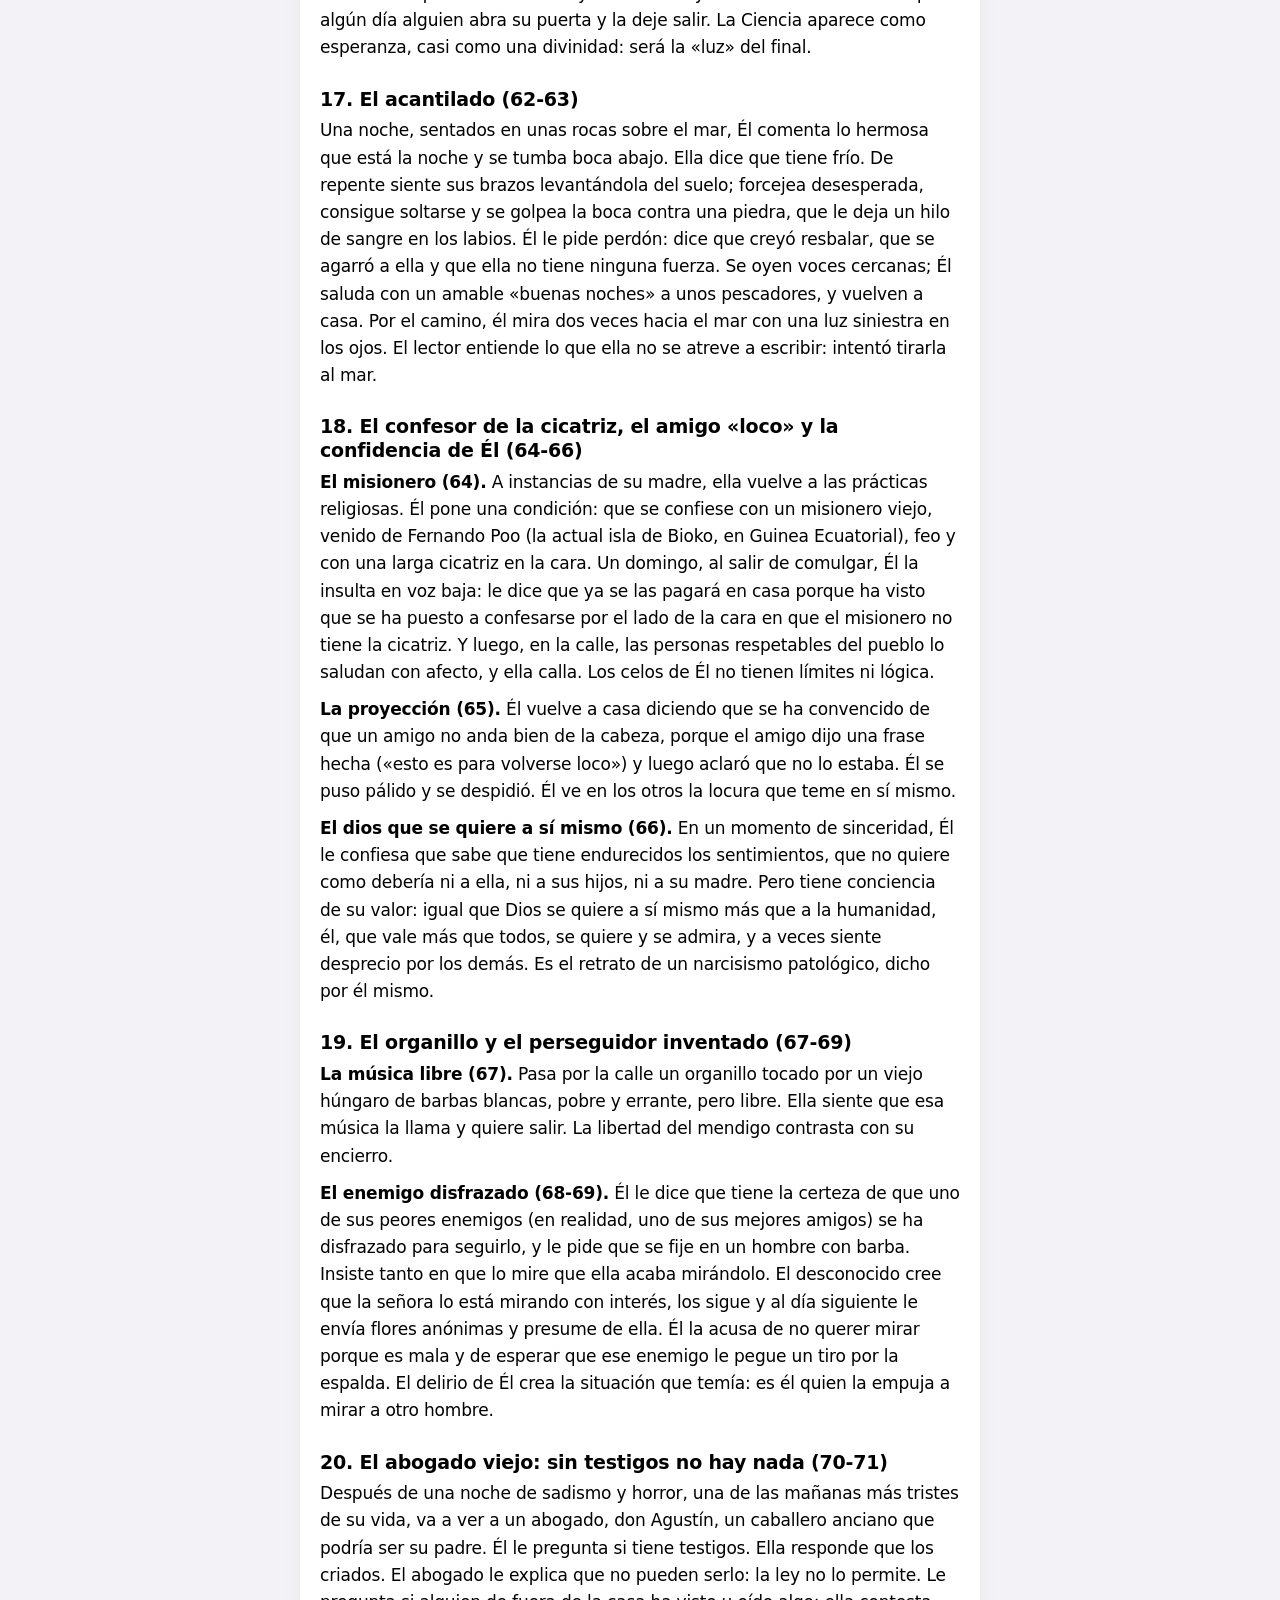
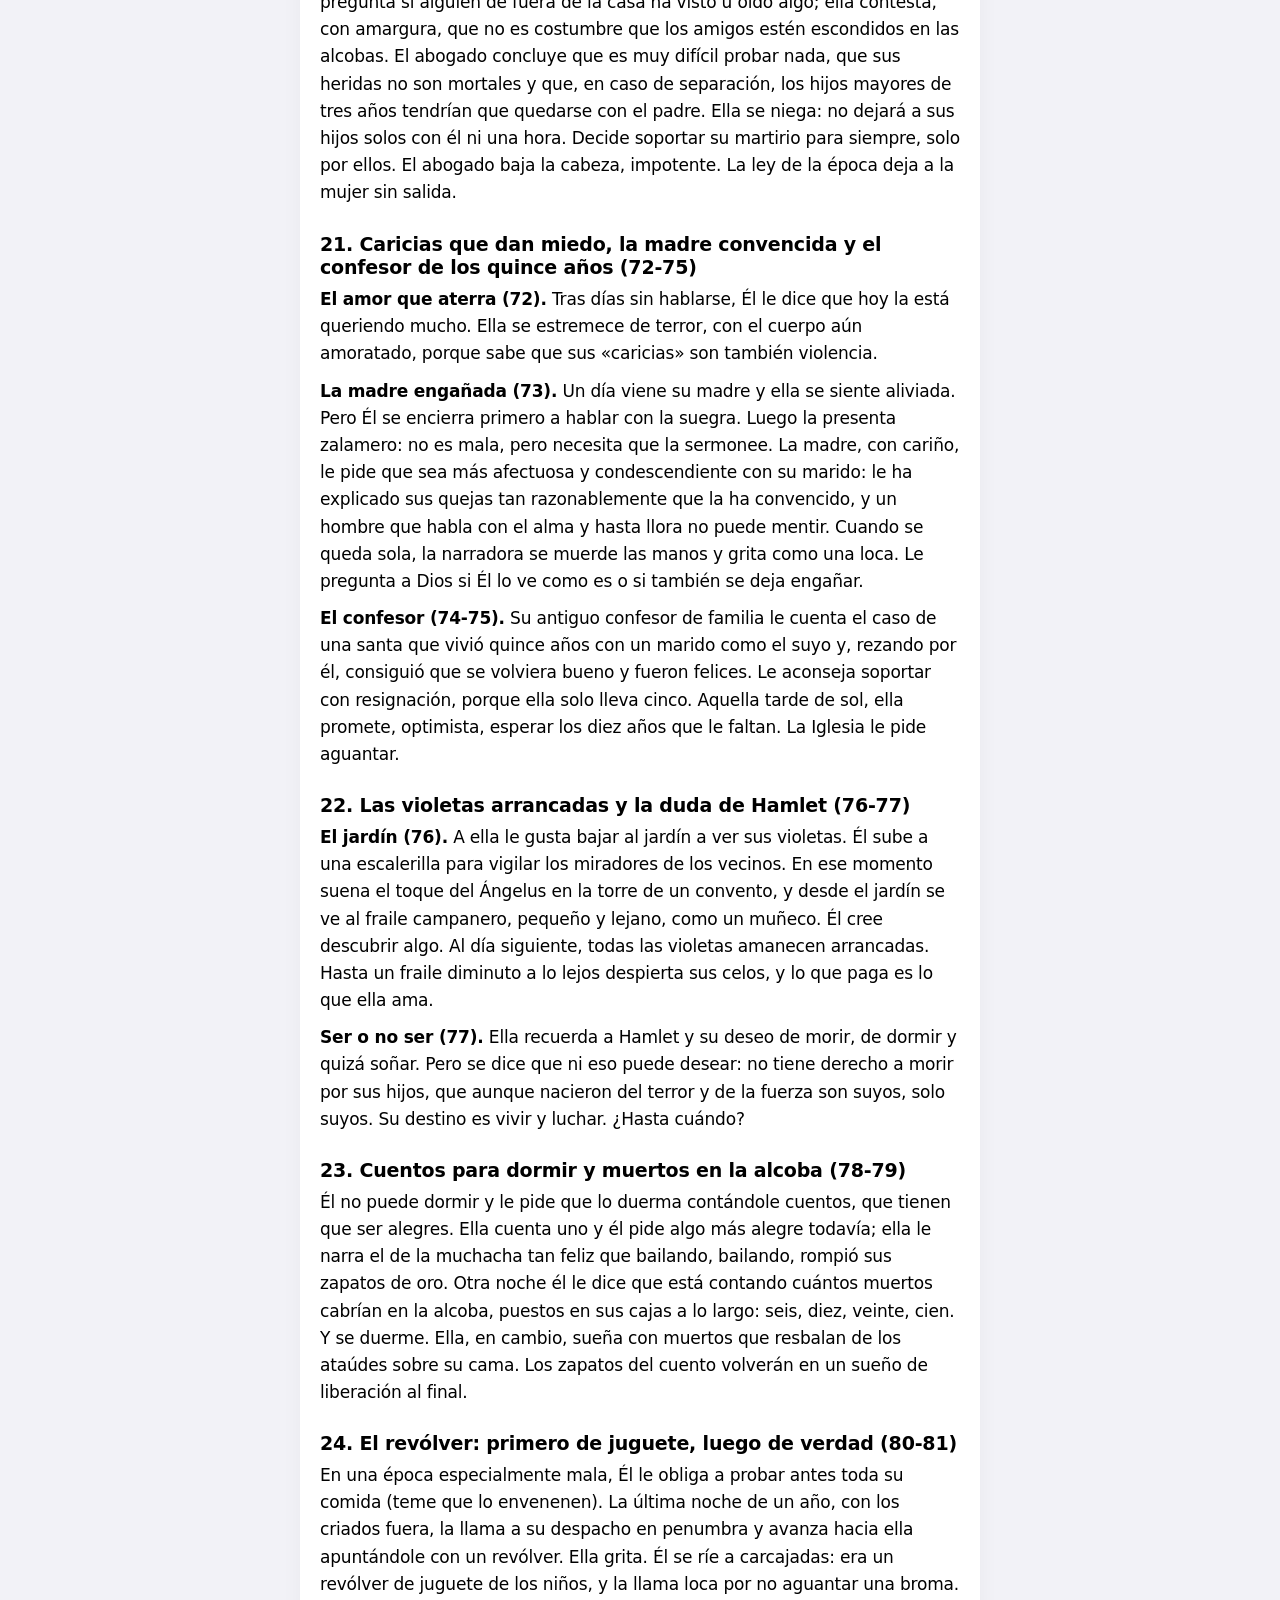
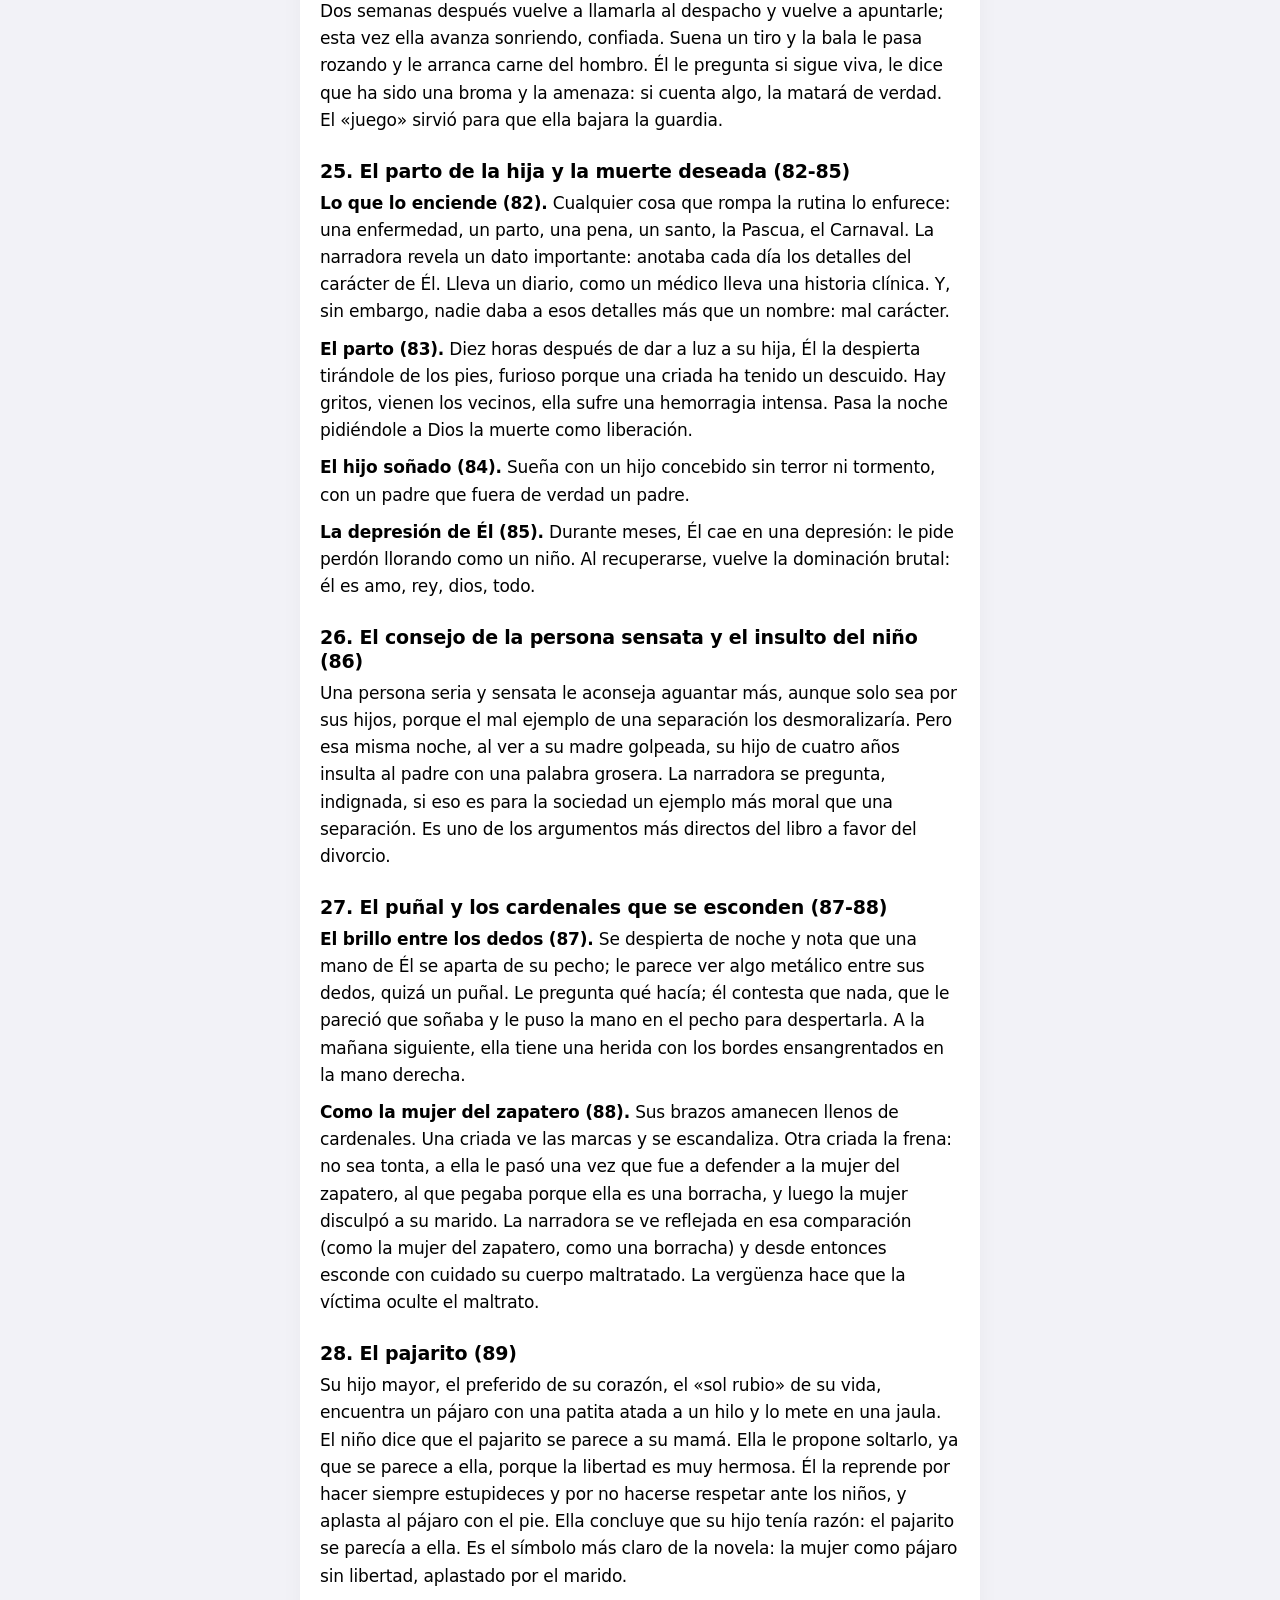
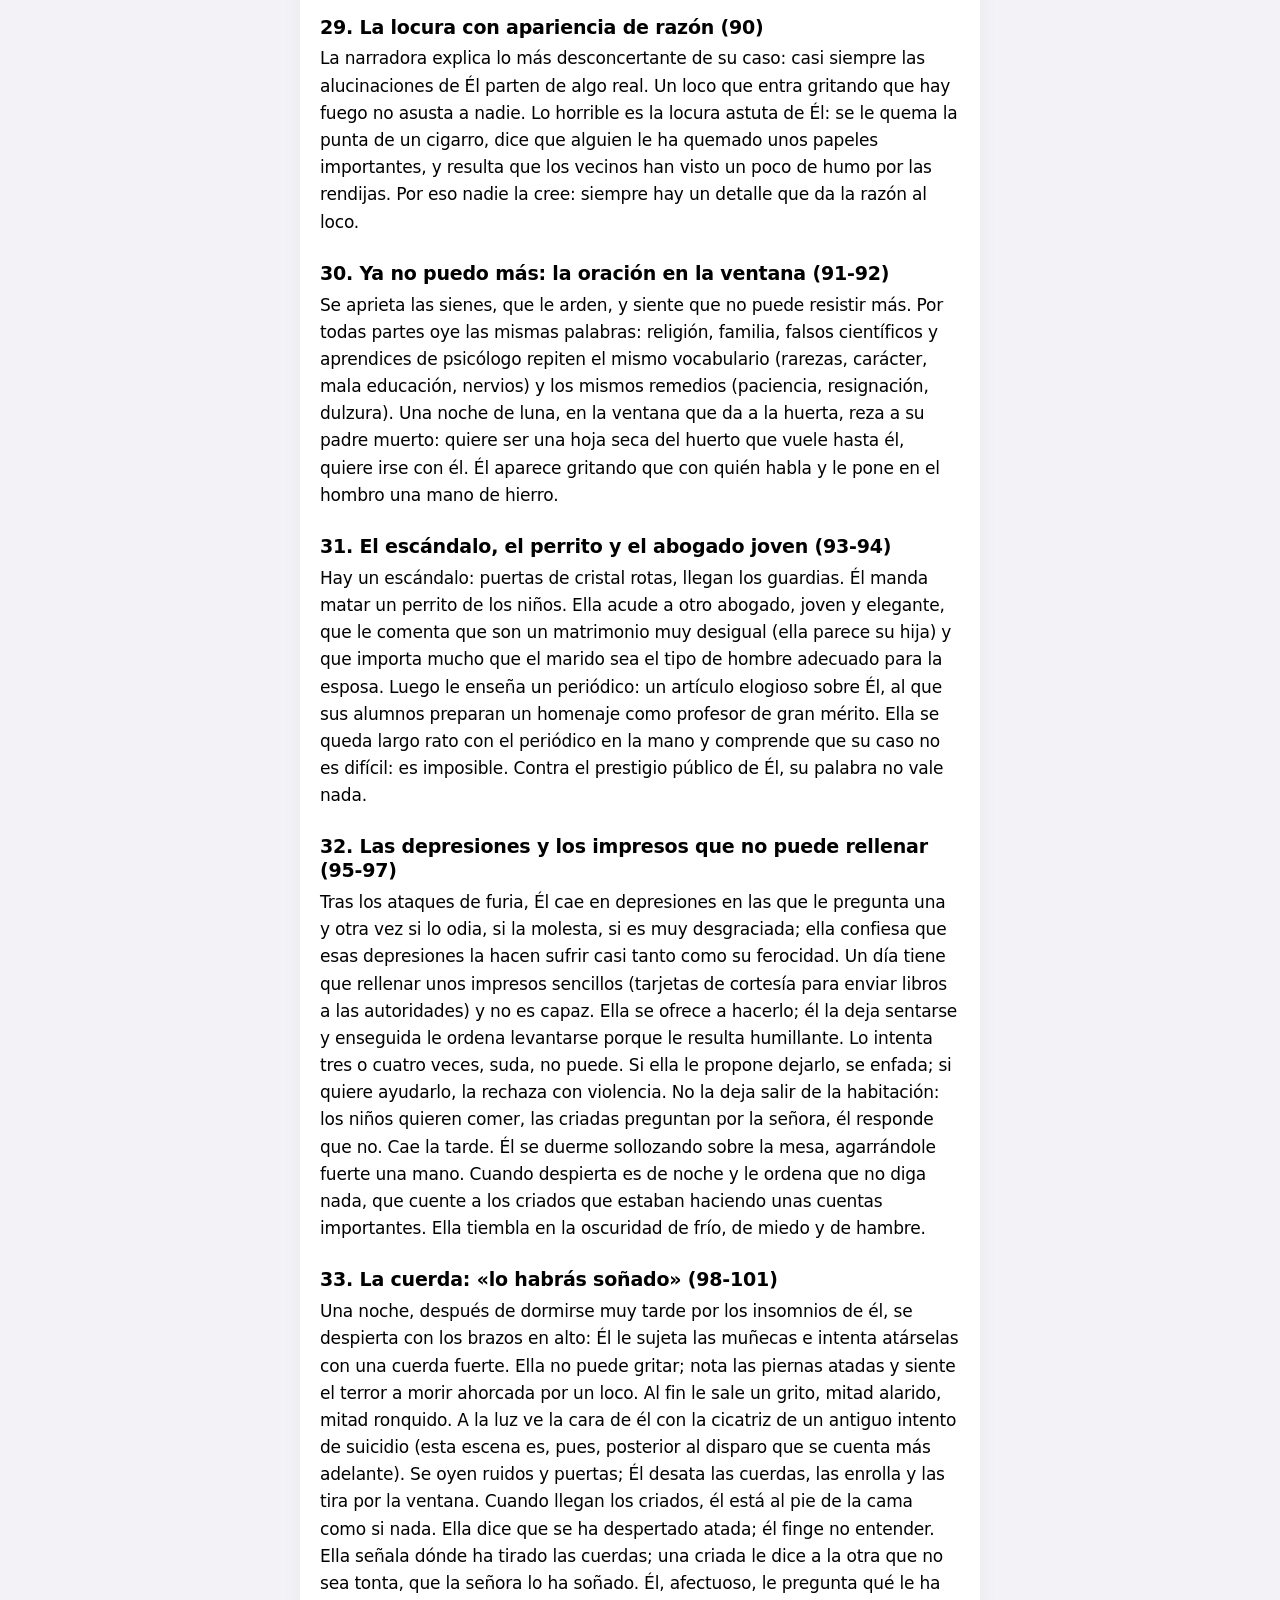
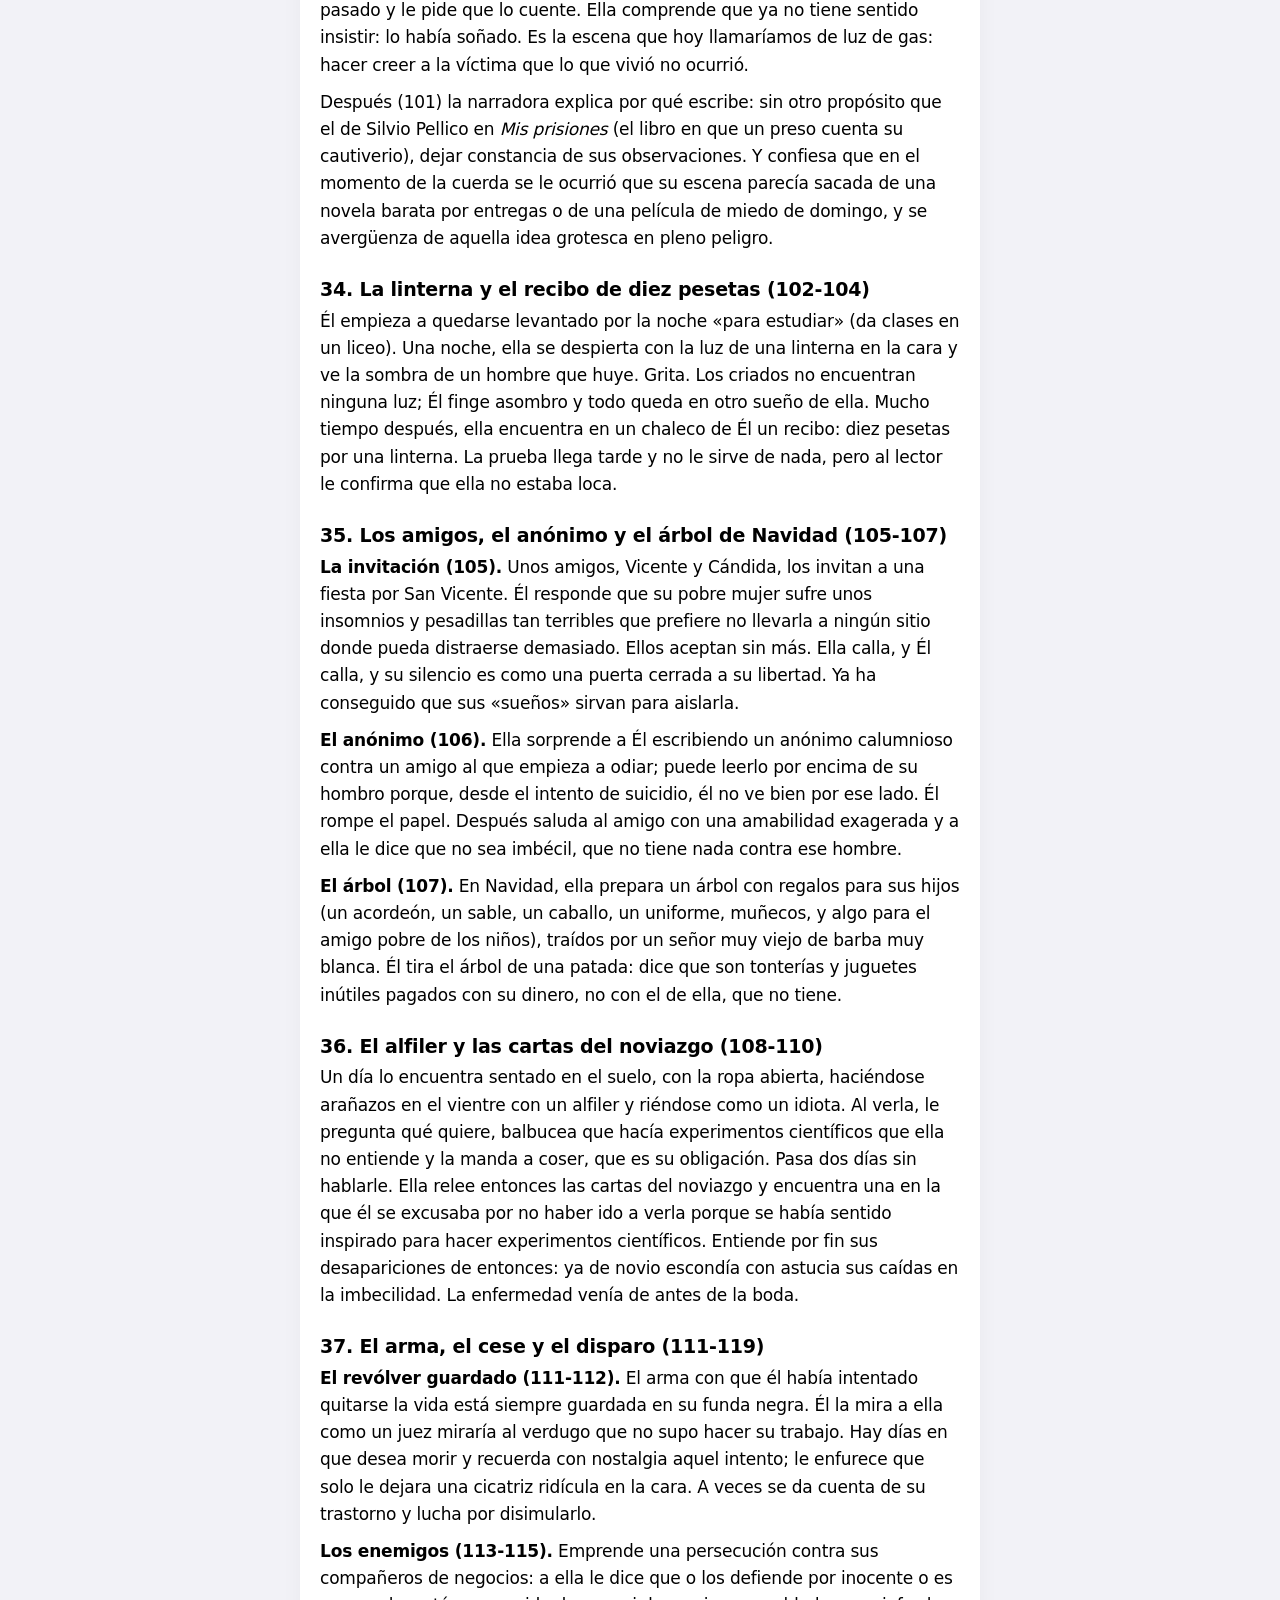
<file: lectura.html>
<!doctype html>
<html lang="es">
<head>
<meta charset="utf-8">
<meta name="viewport" content="width=device-width,initial-scale=1,viewport-fit=cover">
<meta name="theme-color" content="#F2F2F7">
<meta name="color-scheme" content="light only">
<title>Lectura</title>
<link rel="stylesheet" href="estilo.css">
<link rel="manifest" href="manifest.webmanifest">
<link rel="apple-touch-icon" href="apple-touch-icon.png">
<link rel="icon" type="image/png" href="icon-192.png">
<meta name="apple-mobile-web-app-capable" content="yes">
<meta name="mobile-web-app-capable" content="yes">
<meta name="apple-mobile-web-app-title" content="Lengua">
<style>
.vista-seg{max-width:720px;margin:18px auto 0;padding:0 20px}
.vista-seg .seg{margin:0;--n:2}
@media (max-width:600px){.vista-seg{padding:0 16px}}
.libro-card{display:flex;gap:14px;align-items:center;padding:16px;margin-top:6px}
.portada{flex:none;width:58px;height:80px;border-radius:8px;background:linear-gradient(160deg,#7a1f2b,#c2414f);color:#fff;font-weight:800;font-size:26px;display:grid;place-items:center;box-shadow:0 4px 12px rgba(122,31,43,.3)}
.libro-card h2{font-size:20px;font-weight:700;letter-spacing:-.02em}
.libro-card p{font-size:14px;color:var(--label2);margin-top:2px}
.indice{padding:6px 0}
.indice a{display:block;padding:9px 16px;font-size:15px;color:var(--blue);text-decoration:none;border-top:1px solid var(--sep)}
.indice a:first-child{border-top:0}
.indice details summary{list-style:none;cursor:pointer;padding:12px 16px;font-weight:600;display:flex;justify-content:space-between}
.indice details summary::-webkit-details-marker{display:none}
.prosa{padding:6px 20px 22px;font-size:17px;line-height:1.6}
.prosa h1{font-size:24px;letter-spacing:-.02em;line-height:1.2;margin:18px 0 6px}
.prosa h2{font-size:19px;letter-spacing:-.01em;line-height:1.25;margin:26px 0 6px;scroll-margin-top:70px}
.prosa p{margin:0 0 10px}
.prosa ul,.prosa ol{margin:0 0 10px;padding-left:22px}
.prosa li{margin:3px 0}
.prosa blockquote{margin:10px 0;padding:10px 14px;border-left:3px solid var(--blue);background:var(--fill);border-radius:0 10px 10px 0;font-style:italic}
.prosa .tabla{overflow-x:auto;margin:8px 0 12px}
.prosa table{border-collapse:collapse;font-size:14px;min-width:520px}
.prosa th,.prosa td{border:1px solid var(--sep);padding:6px 8px;text-align:left;vertical-align:top}
.prosa th{background:var(--fill)}
.arriba{position:fixed;right:16px;bottom:calc(18px + env(safe-area-inset-bottom));width:44px;height:44px;border-radius:50%;background:var(--card);box-shadow:var(--shadow),0 2px 8px rgba(0,0,0,.12);color:var(--blue);display:grid;place-items:center;opacity:0;pointer-events:none;transition:opacity .2s}
.arriba.ver{opacity:1;pointer-events:auto}
</style>
</head>
<body>
<div class="topbar" id="topbar">
  <div class="topbar-inner">
    <span></span>
    <span class="topbar-title" id="topTitle">Lectura</span>
    <span></span>
  </div>
</div>
<div id="vInicio">
  <header class="large"><p class="date">Lectura de clase</p><h1>Lectura</h1></header>
  <nav class="games" aria-label="Juego"><div class="seg" style="--i:3;--n:4"><span class="seg-thumb"></span><a href="index.html" aria-current="false">Verbos</a><a href="morfemas.html" aria-current="false">Morfemas</a><a href="sintaxis.html" aria-current="false">Sintaxis</a><a href="lectura.html" aria-current="page">Lectura</a></div></nav>
  <main class="layout">
    <div class="card libro-card"><div class="portada">Él</div><div><h2>Él</h2><p>Mercedes Pinto · 1926</p><p>Narración completa y argumentos para el texto argumentativo</p></div></div>
  </main>
  <div class="vista-seg"><div class="seg" id="vistaSeg"><span class="seg-thumb"></span></div></div>
  <main class="layout">
    <div class="list indice" style="margin-top:16px"><details id="indice"><summary>Índice <span style="color:var(--label3)">›</span></summary><div id="indiceLista"></div></details></div>
    <div class="card prosa" id="prosa" style="margin-top:14px"></div>
    <p class="foot">Las páginas entre paréntesis son las de la 1.ª edición (Montevideo, 1926): úsalas para buscar en tu PDF la cita exacta.</p>
  </main>
</div>
<button class="arriba" id="arriba" aria-label="Volver arriba"><i data-i="up" data-s="20" data-w="2.4"></i></button>
<div class="toast" id="toast" role="status"><span class="ic"></span><span class="tx"></span></div>
<script src="lectura-datos.js"></script>
<script src="comun.js"></script>
<script>
const LS = crearAlmacen('lectura.');
const libro = Lectura.LIBROS[0];
let texto = LS.get('texto', 'narracion');
if (!libro.textos.some(t => t.id === texto)) texto = 'narracion';
$('#vistaSeg').insertAdjacentHTML('beforeend', libro.textos.map(t => `<button role="radio" data-t="${t.id}">${t.nombre}</button>`).join(''));
function pintar() {
  const t = libro.textos.find(x => x.id === texto), i = libro.textos.indexOf(t);
  $('#vistaSeg').style.setProperty('--i', i);
  $('#vistaSeg').querySelectorAll('[data-t]').forEach(b => b.setAttribute('aria-checked', b.dataset.t === texto));
  $('#prosa').innerHTML = t.html;
  // índice: un enlace por apartado (h2)
  const hs = [...$('#prosa').querySelectorAll('h2')];
  hs.forEach((h, k) => h.id = `s${k}`);
  $('#indiceLista').innerHTML = hs.map((h, k) => `<a href="#s${k}">${esc(h.textContent)}</a>`).join('');
  $('#indice').open = false;
}
$('#vistaSeg').onclick = e => { const b = e.target.closest('[data-t]'); if (b) { texto = b.dataset.t; LS.set('texto', texto); pintar(); window.scrollTo(0, $('#vistaSeg').offsetTop - 60); } };
$('#indiceLista').onclick = e => { if (e.target.closest('a')) $('#indice').open = false; };
// recuerda por dónde ibas leyendo en cada texto
let guardarT = 0;
addEventListener('scroll', () => {
  $('#arriba').classList.toggle('ver', scrollY > 600);
  clearTimeout(guardarT); guardarT = setTimeout(() => LS.set('pos.' + texto, scrollY), 300);
}, { passive: true });
$('#arriba').onclick = () => window.scrollTo(0, 0);
function pintarInicio() {}
pintarIconos();
pintarInicio();
pintar();
const pos = LS.get('pos.' + texto, 0); if (pos) requestAnimationFrame(() => window.scrollTo(0, pos));
if ('serviceWorker' in navigator && location.protocol !== 'file:') navigator.serviceWorker.register('sw.js').catch(() => {});
</script>
</body>
</html>
</file>
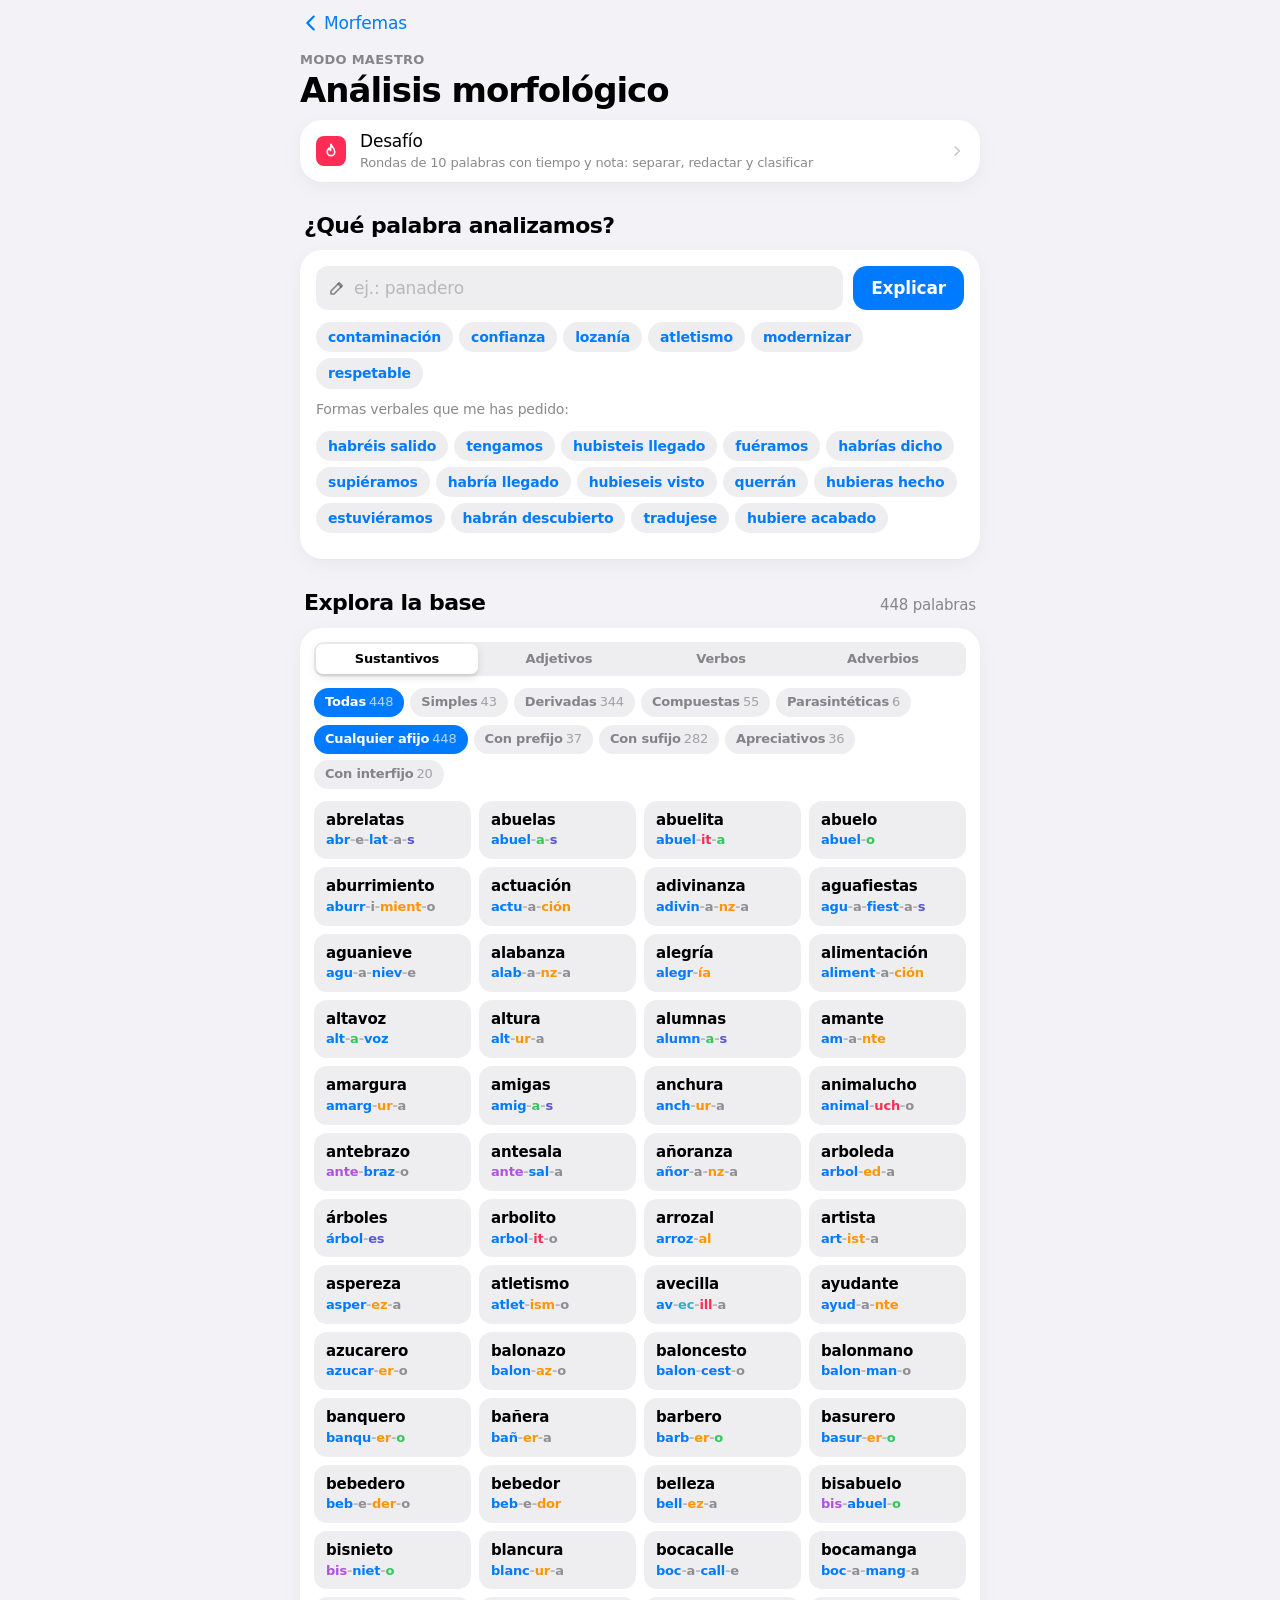
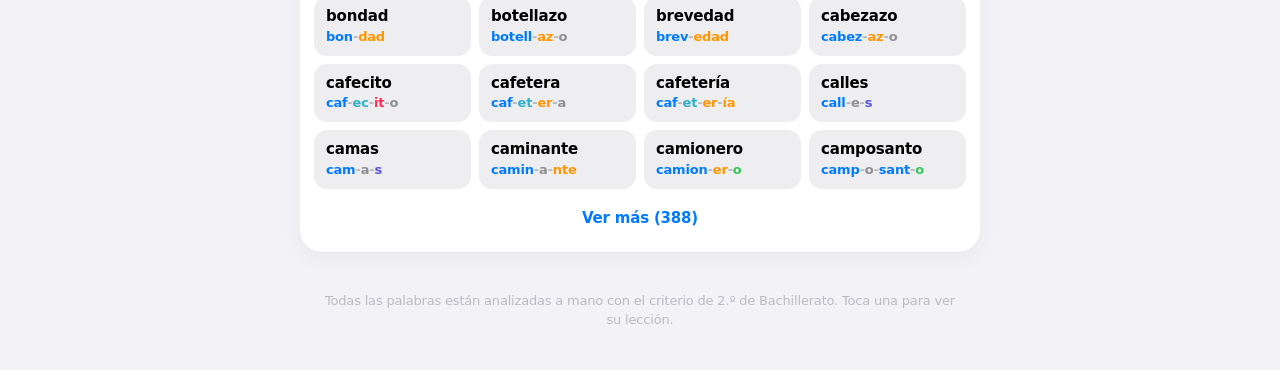
<file: maestro.html>
<!doctype html>
<html lang="es">
<head>
<meta charset="utf-8">
<meta name="viewport" content="width=device-width,initial-scale=1,viewport-fit=cover">
<meta name="theme-color" content="#F2F2F7">
<meta name="color-scheme" content="light only">
<title>Modo maestro</title>
<link rel="stylesheet" href="estilo.css">
<link rel="manifest" href="manifest.webmanifest">
<link rel="apple-touch-icon" href="apple-touch-icon.png">
<link rel="icon" type="image/png" href="icon-192.png">
<meta name="apple-mobile-web-app-capable" content="yes">
<meta name="mobile-web-app-capable" content="yes">
<meta name="apple-mobile-web-app-title" content="Lengua">
<style>
.t-L{--c:var(--blue)}.t-P{--c:var(--purple)}.t-S{--c:var(--orange)}.t-A{--c:var(--pink)}.t-I{--c:var(--teal)}
.t-G{--c:var(--green)}.t-N{--c:var(--indigo)}.t-V{--c:var(--gray)}.t-T,.t-X,.t-R,.t-E,.t-D{--c:var(--red)}

.leccion{padding:20px 18px 18px}
.lec-top{display:flex;justify-content:space-between;align-items:center;gap:10px}
.escenario{min-height:190px;display:flex;flex-direction:column;align-items:center;justify-content:center;margin:18px 0 6px}
/* la palabra: cada morfema es un bloque que se separa y se colorea */
.palabra{display:flex;flex-wrap:wrap;justify-content:center;align-items:flex-start;font-size:clamp(36px,10.5vw,64px);font-weight:700;letter-spacing:-.03em;line-height:1;padding-bottom:46px;row-gap:46px}
.palabra.varias{font-size:clamp(28px,8vw,54px);column-gap:.55em}
.pal{display:flex}
.mm{--c:var(--label);position:relative;display:flex;flex-direction:column;align-items:center;margin:0;transition:margin .6s var(--ease)}
.mm .txt{color:var(--label);padding:6px 2px;border-radius:14px;transition:color .5s,background .5s,transform .5s var(--ease)}
.mm .rot{position:absolute;top:100%;left:50%;width:84px;margin-left:-42px;font-size:12px;font-weight:600;letter-spacing:0;color:var(--c);margin-top:6px;text-align:center;line-height:1.15;opacity:0;transform:translateY(-6px);transition:opacity .4s,transform .5s var(--ease)}
.mm .guion{position:absolute;right:-.42em;top:.18em;color:var(--label3);opacity:0;transition:opacity .4s}
.separado .mm{margin:0 .22em}
.separado .mm:not(:last-child) .guion{opacity:1}
.mm.on .txt{color:var(--c);background:color-mix(in srgb,var(--c) 13%,transparent);transform:translateY(-4px)}
.mm.apagado .txt{color:var(--label3)}
.rotulado .mm.visto .rot,.mm.on .rot{opacity:1;transform:none}
.mm.visto .txt{color:var(--c)}
.mm .rot{margin-top:calc(6px + var(--nivel,0) * 42px)}
.palabra{padding-bottom:calc(46px + var(--niveles,0) * 42px);row-gap:calc(46px + var(--niveles,0) * 42px)}
.palabra{transition:padding .4s var(--ease),row-gap .4s var(--ease)}
/* formación: derivativos / flexivos subrayados */
.grupos .mm.deriv .txt{box-shadow:inset 0 -5px 0 color-mix(in srgb,var(--orange) 55%,transparent)}
.grupos .mm.flex .txt{box-shadow:inset 0 -5px 0 color-mix(in srgb,var(--green) 55%,transparent)}
.leyenda-g{display:none;gap:14px;justify-content:center;font-size:13px;font-weight:600;color:var(--label2);margin-top:14px}
.grupos + .leyenda-g{display:flex}
.leyenda-g span::before{content:"";display:inline-block;width:18px;height:5px;border-radius:3px;margin-right:6px;vertical-align:middle;background:var(--c)}

.explica{min-height:118px;border-top:1px solid var(--sep);padding-top:14px;margin-top:10px}
.explica h3{font-size:19px;font-weight:700;letter-spacing:-.02em}
.explica p{font-size:16px;line-height:1.5;color:var(--label);margin-top:6px}
.explica .rasgos{margin:8px 0 0;padding-left:18px}
.explica .rasgos li{font-size:15px;line-height:1.45;margin-top:4px}
.explica .rasgos li::marker{color:var(--label3)}
.explica p.sec{font-size:14px;color:var(--label2)}
.explica .modelo-txt{font-size:15px;line-height:1.55;background:var(--fill);border-radius:12px;padding:12px 14px;margin-top:10px;white-space:pre-wrap}
.explica .cursor::after{content:"▍";color:var(--blue);animation:parpadeo 1s steps(1) infinite}
@keyframes parpadeo{50%{opacity:0}}
.explica.cambia{animation:sube .45s var(--ease)}
@keyframes sube{from{opacity:0;transform:translateY(8px)}to{opacity:1;transform:none}}

.puntos{display:flex;gap:6px;justify-content:center;margin:16px 0 4px}
.puntos button{width:8px;height:8px;border-radius:50%;background:var(--fill-strong);padding:0;transition:background .3s,width .3s var(--ease)}
.puntos button.act{background:var(--blue);width:22px;border-radius:99px}
.controles{display:grid;grid-template-columns:1fr 1.3fr 1fr;gap:10px;margin-top:12px}
.controles button{height:46px;border-radius:13px;font-size:16px;font-weight:600;background:var(--fill);color:var(--blue);display:flex;align-items:center;justify-content:center;gap:6px;transition:transform .14s var(--ease),opacity .2s}
.controles button:active{transform:scale(.97)}
.controles button:disabled{opacity:.35}
.controles .play{background:var(--blue);color:#fff}

.buscador{padding:16px}
.buscador form{display:flex;gap:10px}
.buscador .search{flex:1}
.buscador .wide{width:auto;padding:0 18px;margin:0;height:44px}
.sugerencias{display:flex;flex-wrap:wrap;gap:6px;margin-top:12px}
.sugerencias button.act{background:var(--blue);color:#fff}
.sugerencias button{font-size:14px;font-weight:600;padding:6px 12px;border-radius:99px;background:var(--fill);color:var(--blue)}
.aviso{font-size:14px;color:var(--label2);margin-top:10px;line-height:1.45}
.aviso b{color:var(--label)}
.ej-fila .row-title b{font-weight:600}
/* explorador de la base */
.explorador{padding:14px 14px 16px}
.explorador .seg{margin-bottom:12px;--n:4}
.ex-filtros{display:flex;flex-wrap:wrap;gap:6px;margin-bottom:8px}
.ex-filtros button{font-size:13px;font-weight:600;padding:6px 11px;border-radius:99px;background:var(--fill);color:var(--label2);transition:background .2s,color .2s}
.ex-filtros button.act{background:var(--blue);color:#fff}
.ex-filtros button:disabled{opacity:.35}
.ex-filtros .n{font-weight:500;opacity:.7;margin-left:3px;font-variant-numeric:tabular-nums}
.ex-lista{display:grid;grid-template-columns:repeat(auto-fill,minmax(148px,1fr));gap:8px;margin-top:12px}
.ex-lista button{text-align:left;padding:10px 12px;border-radius:13px;background:var(--fill);transition:transform .14s var(--ease)}
.ex-lista button:active{transform:scale(.97)}
.ex-lista b{display:block;font-size:15px;font-weight:600;color:var(--label)}
.ex-lista .segm{display:block;font-size:13px;font-weight:600;margin-top:2px;color:var(--label3)}
.ex-lista .segm span{color:var(--c)}
.ex-mas{display:block;margin:12px auto 0;font-size:15px;font-weight:600;color:var(--blue);padding:8px 14px}
@media (max-width:520px){.escenario{min-height:170px}.mm .rot{width:70px;margin-left:-35px;font-size:11px}}
</style>
</head>
<body>

<div class="topbar" id="topbar">
  <div class="topbar-inner">
    <span><a class="link" href="morfemas.html" style="text-decoration:none"><i data-i="left" data-s="22" data-w="2.4"></i>Morfemas</a></span>
    <span class="topbar-title">Modo maestro</span>
    <span></span>
  </div>
</div>

<div id="vInicio">
  <header class="large"><p class="date">Modo maestro</p><h1>Análisis morfológico</h1></header>
  <main class="layout">
    <a class="row tap card" href="desafio.html" style="text-decoration:none;color:inherit;margin-top:6px">
      <span class="app-icon" style="--c:var(--pink)"><i data-i="flame" data-s="18" data-w="2.2"></i></span>
      <span class="row-main"><span class="row-text"><span class="row-title" style="display:block">Desafío</span><span class="row-sub" style="display:block">Rondas de 10 palabras con tiempo y nota: separar, redactar y clasificar</span></span><span class="row-trail"><i data-i="right" data-s="14" data-w="2.6"></i></span></span></a>
    <div class="section-head"><h2>¿Qué palabra analizamos?</h2></div>
    <div class="card buscador">
      <form id="buscaForm" autocomplete="off">
        <label class="search"><i data-i="pencil" data-s="18" data-w="2.2"></i>
          <input id="busca" placeholder="ej.: panadero" autocapitalize="off" spellcheck="false" aria-label="Palabra"></label>
        <button class="wide" type="submit">Explicar</button>
      </form>
      <div class="sugerencias" id="sugerencias"></div>
      <p class="aviso">Formas verbales que me has pedido:</p>
      <div class="sugerencias" id="pedidas"></div>
      <p class="aviso" id="aviso"></p>
    </div>

    <div id="zonaLeccion" hidden>
      <div class="section-head"><h2 id="lecTitulo">Lección</h2><span class="row-trail num" id="lecPaso"></span></div>
      <div class="card leccion">
        <div class="lec-top"><span class="q-person" id="lecCat"></span><span class="pill" id="lecForm"></span></div>
        <div class="escenario">
          <div class="palabra" id="palabra" aria-hidden="true"></div>
          <div class="leyenda-g"><span style="--c:color-mix(in srgb,var(--orange) 70%,transparent)">derivativos</span><span style="--c:color-mix(in srgb,var(--green) 70%,transparent)">flexivos</span></div>
        </div>
        <div class="explica" id="explica" aria-live="polite"></div>
        <div class="puntos" id="puntos"></div>
        <div class="controles">
          <button id="antBtn" aria-label="Paso anterior"><i data-i="left" data-s="18" data-w="2.6"></i>Atrás</button>
          <button class="play" id="playBtn">Reproducir</button>
          <button id="sigBtn" aria-label="Paso siguiente">Siguiente<i data-i="right" data-s="18" data-w="2.6"></i></button>
        </div>
      </div>
      <div class="section-head"><h2>Ejemplos parecidos</h2></div>
      <div class="list" id="ejemplos"></div>
      <p class="foot">Cada ejemplo comparte un afijo con la palabra de la lección. Para practicar con nota, ve al <a class="link" href="morfemas.html" style="font-size:13px">juego de Morfemas</a>.</p>
    </div>
    <div class="section-head"><h2>Explora la base</h2><span class="row-trail num" id="exCuenta"></span></div>
    <div class="card explorador">
      <div class="seg" id="exCat"><span class="seg-thumb"></span>
        <button role="radio" data-c="sus">Sustantivos</button><button role="radio" data-c="adj">Adjetivos</button><button role="radio" data-c="ver">Verbos</button><button role="radio" data-c="adv">Adverbios</button>
      </div>
      <div class="ex-filtros" id="exForm" aria-label="Formación"></div>
      <div class="ex-filtros" id="exAfijo" aria-label="Afijos"></div>
      <div class="ex-lista" id="exLista"></div>
      <button class="ex-mas" id="exMas" hidden>Ver más</button>
    </div>
    <p class="foot">Todas las palabras están analizadas a mano con el criterio de 2.º de Bachillerato. Toca una para ver su lección.</p>
  </main>
</div>

<div class="toast" id="toast" role="status"><span class="ic"></span><span class="tx"></span></div>

<script src="morfemas-datos.js"></script>
<script src="lecciones.js"></script>
<script src="clasificacion.js"></script>
<script src="comun.js"></script>
<script>
const { ITEMS, TIPOS, CATS, TIEMPOS_V, PERS, sinTilde, explicarMorfema, porQueFormacion, redaccionModelo } = Morfemas;
const { LECCIONES, palabrasDe } = Lecciones;
const { clasificar, separacion } = Clasificacion;
const POR_PALABRA = new Map();
for (const it of ITEMS) if (!POR_PALABRA.has(sinTilde(it.palabra))) POR_PALABRA.set(sinTilde(it.palabra), it);
const nombreDe = l => palabrasDe(l).map(p => p.palabra).join(' ');
const POR_LECCION = new Map(LECCIONES.map(l => [sinTilde(nombreDe(l)), l]));
const DERIV = ['P', 'S', 'A', 'I'], FLEX = ['G', 'N', 'T', 'X', 'R', 'E', 'D'];

// ───────── Cargar: lección añadida o palabra de la base (#p=), o un análisis enviado desde el chat (#d=) ─────────
// Una lección son una o varias palabras (forma compuesta: auxiliar | participio), cada una analizada aparte.
const deLeccion = l => ({ pals: palabrasDe(l), palabra: nombreDe(l), tt: l.tt || '', nota: l.nota || '' });
function desdeHash() {
  const h = new URLSearchParams(location.hash.slice(1));
  if (h.get('p')) {
    const w = sinTilde(h.get('p').trim().toLowerCase().replace(/\s+/g, ' '));
    if (POR_LECCION.has(w)) return deLeccion(POR_LECCION.get(w));
    const it = POR_PALABRA.get(w);
    return it ? { pals: [it], palabra: it.palabra, tt: '', nota: it.nota || '' } : { noEncontrada: h.get('p') };
  }
  if (h.get('d')) { try { return deLeccion(JSON.parse(h.get('d'))); } catch { return null; } }
  return null;
}
// en estos tiempos la 1.ª y la 3.ª persona del singular coinciden (habría, tradujese)
const IGUALES = ['impf', 'cond', 'spres', 'sra', 'sse', 'sfut'];
const persona = it => it.persona === undefined ? '' : (IGUALES.includes(it.tiempo) && [0, 2].includes(it.persona) ? 'yo / él / ella' : PERS[it.persona]);
const etiquetaCat = it => it.tiempo ? `verbo · ${TIEMPOS_V[it.tiempo] || it.tiempo}` : (CATS[it.cat] || it.cat);
const g = (it, i) => (i > 0 && it.segs[i][1] !== 'L' ? '‑' : '') + it.segs[i][0] + (i < it.segs.length - 1 ? '‑' : '');
function explicacion(it, i) {
  if (it.exp && it.exp[i]) return it.exp[i];
  if (it.tiempo === 'par' && it.segs[i][1] === 'G' && lec.pals.length > 1)
    return `«${g(it, i)}» es el morfema de género masculino (y singular): en los tiempos compuestos el participio es invariable, siempre en ‑o.`;
  return explicarMorfema(it, i);
}

// las ausencias (ø): los morfemas flexivos que esta forma no lleva (cam‑a‑ø, cant‑a‑ba‑ø)
function textoAusencias(it) {
  const s = separacion(it);
  return s.ausencias.length ? `Con las ausencias se escribe ${s.texto}: ${s.ausencias.map(a => `ø = ${a.nombre} (${a.valor})`).join('; ')}.` : '';
}

// ───────── Los pasos de la lección ─────────
// Cada morfema se nombra «palabra.morfema»; cada paso guarda qué se resalta (on), qué palabras
// están ya separadas (sep) y qué morfemas se han explicado antes (visto).
function construirPasos() {
  const pasos = [], pals = lec.pals, varias = pals.length > 1, vistos = [], sep = [];
  const paso = p => pasos.push({ on: [], sep: [...sep], visto: [...vistos], ...p });
  if (varias) {
    const [aux, par] = pals;
    paso({ titulo: 'La forma verbal',
      txt: `«${lec.palabra}» es el ${lec.tt} de «${par.verbo}» (${persona(aux)}). Es una forma compuesta: el auxiliar haber conjugado + el participio del verbo.`,
      sec: `En el examen se analiza cada palabra por separado: primero «${aux.palabra}» y después «${par.palabra}».` });
  } else {
    const it = pals[0], resto = 'Vamos a descomponerla en morfemas: primero la raíz, luego los cortes y después qué es cada pieza.';
    paso({ titulo: 'La palabra',
      txt: it.tiempo && it.verbo ? `«${it.palabra}» es una forma del verbo «${it.verbo}»: ${TIEMPOS_V[it.tiempo] || it.tiempo}${persona(it) ? `, ${persona(it)}` : ''}. ${resto}`
        : `«${it.palabra}» es un ${etiquetaCat(it)}. ${resto}`,
      sec: ['sus', 'adj'].includes(it.cat) ? `En ${it.cat === 'sus' ? 'un sustantivo' : 'un adjetivo'} busca el lexema, después los afijos derivativos (prefijos, interfijos y sufijos) y, al final, los flexivos: género y número. Para saber si la vocal final es género, prueba a cambiarla: si existe la otra forma con el mismo significado (niñ‑o / niñ‑a), es género.` : '' });
  }
  pals.forEach((it, w) => {
    const pre = varias ? `${it.palabra} · ` : '', k = i => `${w}.${i}`;
    const L = it.segs.map((s, i) => s[1] === 'L' ? i : -1).filter(i => i >= 0);
    paso({ titulo: pre + (L.length > 1 ? 'Busca las raíces' : 'Busca la raíz'), on: L.map(k),
      txt: L.map(i => explicacion(it, i)).join(' '),
      sec: L.length > 1 ? 'Tiene más de un lexema: es una palabra compuesta.'
        : varias && w === 0 ? 'El auxiliar es una forma de haber: su raíz es la de haber, con el alomorfo que toque en cada tiempo.'
        : 'Truco: piensa en palabras de la misma familia y quédate con lo que se repite.' });
    vistos.push(...L.map(k)); sep.push(w);
    paso({ titulo: pre + 'Separa los morfemas',
      txt: `Se corta entre piezas que tienen forma y función propias: ${it.segs.map(s => s[0]).join(' ‑ ')}.`,
      sec: textoAusencias(it) || 'Nunca se deja el lexema pegado a una terminación ni se parte un morfema por la mitad.' });
    it.segs.forEach(([, t], i) => {
      if (t === 'L') return;
      paso({ titulo: `${pre}${g(it, i)} · ${TIPOS[t]}`, on: [k(i)], txt: explicacion(it, i) });
      vistos.push(k(i));
    });
  });
  paso({ titulo: '¿Cómo está formada?', todo: true, grupos: true,
    txt: varias ? pals.map(it => `${it.palabra}: ${porQueFormacion(it)}`).join(' ') : porQueFormacion(pals[0]), sec: lec.nota });
  // clasificación gramatical de la palabra (sustantivo: común, concreto…, género y número)
  const cla = !varias && clasificar(pals[0]);
  if (cla) paso({ titulo: `Clasifícala como ${CATS[pals[0].cat]}`, todo: true, txt: cla.redaccion, lista: cla.rasgos.map(r => r.txt), sec: cla.nota });
  paso({ titulo: 'Así se escribe en el examen', todo: true,
    modelo: varias ? `«${lec.palabra}» es el ${lec.tt} de «${pals.at(-1).verbo}»: forma verbal compuesta (auxiliar haber + participio). Se analiza cada palabra por separado.\n\n${pals.map(p => redaccionModelo(p) + (textoAusencias(p) ? ' ' + textoAusencias(p) : '')).join('\n\n')}` : redaccionModelo(pals[0]) + (textoAusencias(pals[0]) ? ' ' + textoAusencias(pals[0]) : '') + (cla ? '\n\n' + cla.resumen : '') });
  return pasos;
}

// ───────── Pintar ─────────
let lec = null, pasos = [], paso = 0, reproduciendo = false, temporizador = 0, tecleo = 0;
function pintarPalabra() {
  $('#palabra').classList.toggle('varias', lec.pals.length > 1);
  $('#palabra').innerHTML = lec.pals.map((it, w) => `<span class="pal" data-w="${w}">${it.segs.map(([s, t], i) => `<span class="mm t-${t}" data-k="${w}.${i}"><span class="txt">${esc(s)}</span><span class="guion">‑</span><span class="rot">${esc(TIPOS[t])}</span></span>`).join('')}</span>`).join('');
}
function mostrar(n) {
  paso = Math.max(0, Math.min(pasos.length - 1, n));
  const p = pasos[paso], pal = $('#palabra');
  pal.querySelectorAll('.pal').forEach(el => el.classList.toggle('separado', p.sep.includes(+el.dataset.w)));
  pal.classList.toggle('rotulado', !!p.todo);
  pal.classList.toggle('grupos', !!p.grupos);
  pal.querySelectorAll('.mm').forEach(el => {
    const k = el.dataset.k, [w, i] = k.split('.').map(Number), t = lec.pals[w].segs[i][1], on = p.on.includes(k);
    el.classList.toggle('on', on);
    el.classList.toggle('visto', !!p.todo || (!on && p.visto.includes(k)));
    el.classList.toggle('apagado', p.on.length > 0 && !on && !p.todo);
    el.classList.toggle('deriv', DERIV.includes(t)); el.classList.toggle('flex', FLEX.includes(t));
  });
  const ex = $('#explica'); ex.classList.remove('cambia'); void ex.offsetWidth; ex.classList.add('cambia');
  clearInterval(tecleo);
  ex.innerHTML = `<h3>${esc(p.titulo)}</h3>${p.txt ? `<p>${esc(p.txt)}</p>` : ''}${p.lista ? `<ul class="rasgos">${p.lista.map(l => `<li>${esc(l)}</li>`).join('')}</ul>` : ''}${p.sec ? `<p class="sec">${esc(p.sec)}</p>` : ''}${p.modelo ? '<div class="modelo-txt cursor" id="modeloTxt"></div>' : ''}`;
  if (p.modelo) escribir($('#modeloTxt'), p.modelo);
  clearTimeout(escalonado); escalonado = setTimeout(escalonar, p.todo ? 700 : 0); // se mide cuando ya ha terminado de separarse
  $('#lecPaso').textContent = `Paso ${paso + 1} de ${pasos.length}`;
  $('#puntos').innerHTML = pasos.map((_, k) => `<button class="${k === paso ? 'act' : ''}" data-k="${k}" aria-label="Paso ${k + 1}"></button>`).join('');
  $('#antBtn').disabled = paso === 0;
  $('#sigBtn').disabled = paso === pasos.length - 1;
  if (reproduciendo) programar();
}
// con todos los rótulos a la vista, el que choca con otro baja a la primera fila libre (sal‑i‑d‑o, hab‑rá‑n)
let escalonado = 0;
function escalonar() {
  const pal = $('#palabra'), rots = [...pal.querySelectorAll('.mm .rot')];
  let linea = null, fin = [], max = 0;
  for (const r of rots) {
    let nivel = 0;
    if (pal.classList.contains('rotulado')) {
      const b = r.getBoundingClientRect(), top = Math.round(r.parentNode.getBoundingClientRect().top);
      if (top !== linea) { linea = top; fin = []; }
      while (b.left < (fin[nivel] ?? -Infinity) + 2) nivel++;
      fin[nivel] = b.right;
    }
    r.style.setProperty('--nivel', nivel); max = Math.max(max, nivel);
  }
  pal.style.setProperty('--niveles', max);
}
addEventListener('resize', () => { clearTimeout(escalonado); escalonado = setTimeout(escalonar, 200); });
// la redacción modelo aparece como si se escribiera
function escribir(el, texto) {
  let k = 0; el.textContent = '';
  tecleo = setInterval(() => { k += 2; el.textContent = texto.slice(0, k); if (k >= texto.length) { clearInterval(tecleo); el.classList.remove('cursor'); } }, 22);
}
function programar() {
  clearTimeout(temporizador);
  if (paso >= pasos.length - 1) { parar(); return; }
  const p = pasos[paso], largo = (p.txt || '').length + (p.sec || '').length + (p.modelo || '').length;
  temporizador = setTimeout(() => mostrar(paso + 1), Math.max(3200, largo * 55));
}
function parar() { reproduciendo = false; clearTimeout(temporizador); $('#playBtn').textContent = 'Reproducir'; }
$('#playBtn').onclick = () => {
  if (reproduciendo) return parar();
  reproduciendo = true; $('#playBtn').textContent = 'Pausa';
  if (paso >= pasos.length - 1) mostrar(0); else programar();
};
$('#antBtn').onclick = () => { parar(); mostrar(paso - 1); };
$('#sigBtn').onclick = () => { parar(); mostrar(paso + 1); };
$('#puntos').onclick = e => { const b = e.target.closest('[data-k]'); if (b) { parar(); mostrar(+b.dataset.k); } };
addEventListener('keydown', e => {
  if ($('#zonaLeccion').hidden || e.target.closest('input')) return;
  if (e.key === 'ArrowRight') { parar(); mostrar(paso + 1); }
  else if (e.key === 'ArrowLeft') { parar(); mostrar(paso - 1); }
  else if (e.key === ' ') { e.preventDefault(); $('#playBtn').click(); }
});
// deslizar el dedo sobre la lección, como pasar páginas
let x0 = null;
$('#zonaLeccion').addEventListener('touchstart', e => { x0 = e.touches[0].clientX; }, { passive: true });
$('#zonaLeccion').addEventListener('touchend', e => {
  if (x0 === null) return; const dx = e.changedTouches[0].clientX - x0; x0 = null;
  if (Math.abs(dx) > 60) { parar(); mostrar(paso + (dx < 0 ? 1 : -1)); }
});

// ───────── Ejemplos parecidos: palabras de la base que comparten un afijo; en las formas verbales pedidas, las demás ─────────
function ejemplos() {
  const vistos = new Set([sinTilde(lec.palabra)]), out = [];
  if (POR_LECCION.has(sinTilde(lec.palabra))) {
    const otras = LECCIONES.filter(l => !vistos.has(sinTilde(nombreDe(l))));
    otras.sort((a, b) => (b.tt === lec.tt) - (a.tt === lec.tt));
    return otras.slice(0, 5).map(l => ({ nombre: nombreDe(l), seg: palabrasDe(l).map(p => p.segs.map(s => s[0]).join('-')).join(' '), por: l.tt === lec.tt ? `también ${l.tt}` : l.tt }));
  }
  const fila = (o, por) => { vistos.add(sinTilde(o.palabra)); out.push({ nombre: o.palabra, seg: o.segs.map(s => s[0]).join('-'), por }); };
  for (const it of lec.pals) for (const [s, t] of it.segs) {
    if (!DERIV.includes(t)) continue;
    for (const o of ITEMS) {
      if (o.tiempo || vistos.has(sinTilde(o.palabra))) continue;
      if (o.segs.some(([s2, t2]) => s2 === s && t2 === t)) fila(o, `comparte ${t === 'P' ? s + '‑' : '‑' + s + '‑'} (${TIPOS[t]})`);
      if (out.length >= 5) break;
    }
  }
  const it = lec.pals[0];
  if (out.length < 3) for (const o of ITEMS) { // si no hay afijos, misma formación y categoría
    if (out.length >= 4) break;
    if (!o.tiempo && o.form === it.form && o.cat === it.cat && !vistos.has(sinTilde(o.palabra))) fila(o, `comparte también ${o.form}`);
  }
  return out;
}
function pintarEjemplos() {
  const ej = ejemplos();
  $('#ejemplos').innerHTML = ej.length ? ej.map(({ nombre, seg, por }) => `
    <a class="row tap ej-fila" href="#p=${encodeURIComponent(nombre)}" style="text-decoration:none;color:inherit">
      <span class="app-icon" style="--c:var(--teal)">${svg('book', 16, 2.2)}</span>
      <span class="row-main"><span class="row-text"><span class="row-title" style="display:block"><b>${esc(seg)}</b></span>
      <span class="row-sub" style="display:block">${esc(por)}</span></span><span class="row-trail">Ver lección ${svg('right', 14, 2.6)}</span></span></a>`).join('')
    : '<div class="placeholder">No hay ejemplos parecidos en la base.</div>';
}

// ───────── Arranque ─────────
function cargar() {
  parar();
  const r = desdeHash();
  if (!r) { $('#zonaLeccion').hidden = true; $('#aviso').textContent = ''; return; }
  if (r.noEncontrada) {
    $('#zonaLeccion').hidden = true;
    $('#aviso').innerHTML = `«<b>${esc(r.noEncontrada)}</b>» no está en la base del juego. Pídemela en el chat con <b>«modo maestro: ${esc(r.noEncontrada)}»</b> y te preparo su lección.`;
    return;
  }
  lec = r; pasos = construirPasos();
  const it = lec.pals[0], varias = lec.pals.length > 1;
  $('#aviso').textContent = '';
  $('#busca').value = lec.palabra;
  $('#zonaLeccion').hidden = false;
  $('#lecTitulo').textContent = `«${lec.palabra}»`;
  $('#lecCat').textContent = varias ? `verbo · ${lec.tt}` : etiquetaCat(it);
  $('#lecForm').textContent = varias ? 'forma compuesta' : 'palabra ' + it.form;
  $('#pedidas').querySelectorAll('[data-w]').forEach(b => b.classList.toggle('act', sinTilde(b.dataset.w) === sinTilde(lec.palabra)));
  document.title = `Modo maestro · ${lec.palabra}`;
  pintarPalabra(); pintarEjemplos(); mostrar(0);
  $('#zonaLeccion').scrollIntoView({ block: 'start', behavior: 'smooth' });
}
$('#buscaForm').onsubmit = e => {
  e.preventDefault();
  const w = $('#busca').value.trim().toLowerCase();
  if (w) location.hash = 'p=' + encodeURIComponent(w);
};
const abrir = e => { const b = e.target.closest('[data-w]'); if (b) location.hash = 'p=' + encodeURIComponent(b.dataset.w); };
$('#sugerencias').onclick = abrir; $('#pedidas').onclick = abrir;
$('#sugerencias').innerHTML = barajar(ITEMS.filter(x => !x.tiempo && x.form !== 'simple')).slice(0, 6).map(x => `<button data-w="${esc(x.palabra)}">${esc(x.palabra)}</button>`).join('');
$('#pedidas').innerHTML = LECCIONES.map(l => `<button data-w="${esc(nombreDe(l))}">${esc(nombreDe(l))}</button>`).join('');
addEventListener('hashchange', cargar);

// ───────── Explorar la base por categoría, formación y tipo de afijo ─────────
const LS = crearAlmacen('maestro.');
const ex = Object.assign({ c: 'sus', f: 'todas', a: 'todos' }, LS.get('explorar', {}));
let exVer = 60;
const BASE = ITEMS.filter(x => !x.tiempo).filter((x, i, a) => a.findIndex(y => y.palabra === x.palabra) === i)
  .sort((x, y) => x.palabra.localeCompare(y.palabra, 'es'));
const FORMAS = [['todas', 'Todas'], ['simple', 'Simples'], ['derivada', 'Derivadas'], ['compuesta', 'Compuestas'], ['parasintética', 'Parasintéticas']];
const AFIJOS = [['todos', 'Cualquier afijo'], ['P', 'Con prefijo'], ['S', 'Con sufijo'], ['A', 'Apreciativos'], ['I', 'Con interfijo']];
const tiene = (x, a) => a === 'todos' || x.segs.some(s => s[1] === a);
function pintarExplorador() {
  const enCat = BASE.filter(x => x.cat === ex.c);
  const cats = [...$('#exCat').querySelectorAll('[data-c]')];
  cats.forEach((b, i) => { b.setAttribute('aria-checked', b.dataset.c === ex.c); if (b.dataset.c === ex.c) $('#exCat').style.setProperty('--i', i); });
  $('#exForm').innerHTML = FORMAS.map(([k, t]) => {
    const n = k === 'todas' ? enCat.length : enCat.filter(x => x.form === k).length;
    return `<button data-f="${k}" class="${ex.f === k ? 'act' : ''}" ${n ? '' : 'disabled'}>${t}<span class="n">${n}</span></button>`;
  }).join('');
  const enForm = enCat.filter(x => ex.f === 'todas' || x.form === ex.f);
  $('#exAfijo').innerHTML = AFIJOS.map(([k, t]) => {
    const n = enForm.filter(x => tiene(x, k)).length;
    return `<button data-a="${k}" class="${ex.a === k ? 'act' : ''}" ${n ? '' : 'disabled'}>${t}<span class="n">${n}</span></button>`;
  }).join('');
  const lista = enForm.filter(x => tiene(x, ex.a));
  $('#exCuenta').textContent = `${lista.length} palabras`;
  $('#exLista').innerHTML = lista.slice(0, exVer).map(x => `<button data-w="${esc(x.palabra)}"><b>${esc(x.palabra)}</b><span class="segm">${x.segs.map(([s, t]) => `<span class="t-${t}">${esc(s)}</span>`).join('-')}</span></button>`).join('')
    || '<div class="placeholder">No hay palabras con estos filtros.</div>';
  $('#exMas').hidden = lista.length <= exVer;
  $('#exMas').textContent = `Ver más (${lista.length - exVer})`;
}
function cambiarEx(k, v) {
  ex[k] = v; exVer = 60;
  if (k === 'c') { ex.f = 'todas'; ex.a = 'todos'; }
  if (k === 'f') ex.a = 'todos';
  LS.set('explorar', ex); pintarExplorador();
}
$('#exCat').onclick = e => { const b = e.target.closest('[data-c]'); if (b) cambiarEx('c', b.dataset.c); };
$('#exForm').onclick = e => { const b = e.target.closest('[data-f]'); if (b && !b.disabled) cambiarEx('f', b.dataset.f); };
$('#exAfijo').onclick = e => { const b = e.target.closest('[data-a]'); if (b && !b.disabled) cambiarEx('a', b.dataset.a); };
$('#exLista').onclick = abrir;
$('#exMas').onclick = () => { exVer += 60; pintarExplorador(); };
pintarExplorador();
function pintarInicio() { location.href = 'morfemas.html'; } // lo usa comun.js al volver atrás
pintarIconos();
cargar();
if ('serviceWorker' in navigator && location.protocol !== 'file:') navigator.serviceWorker.register('sw.js').catch(() => {});
</script>
</body>
</html>
</file>
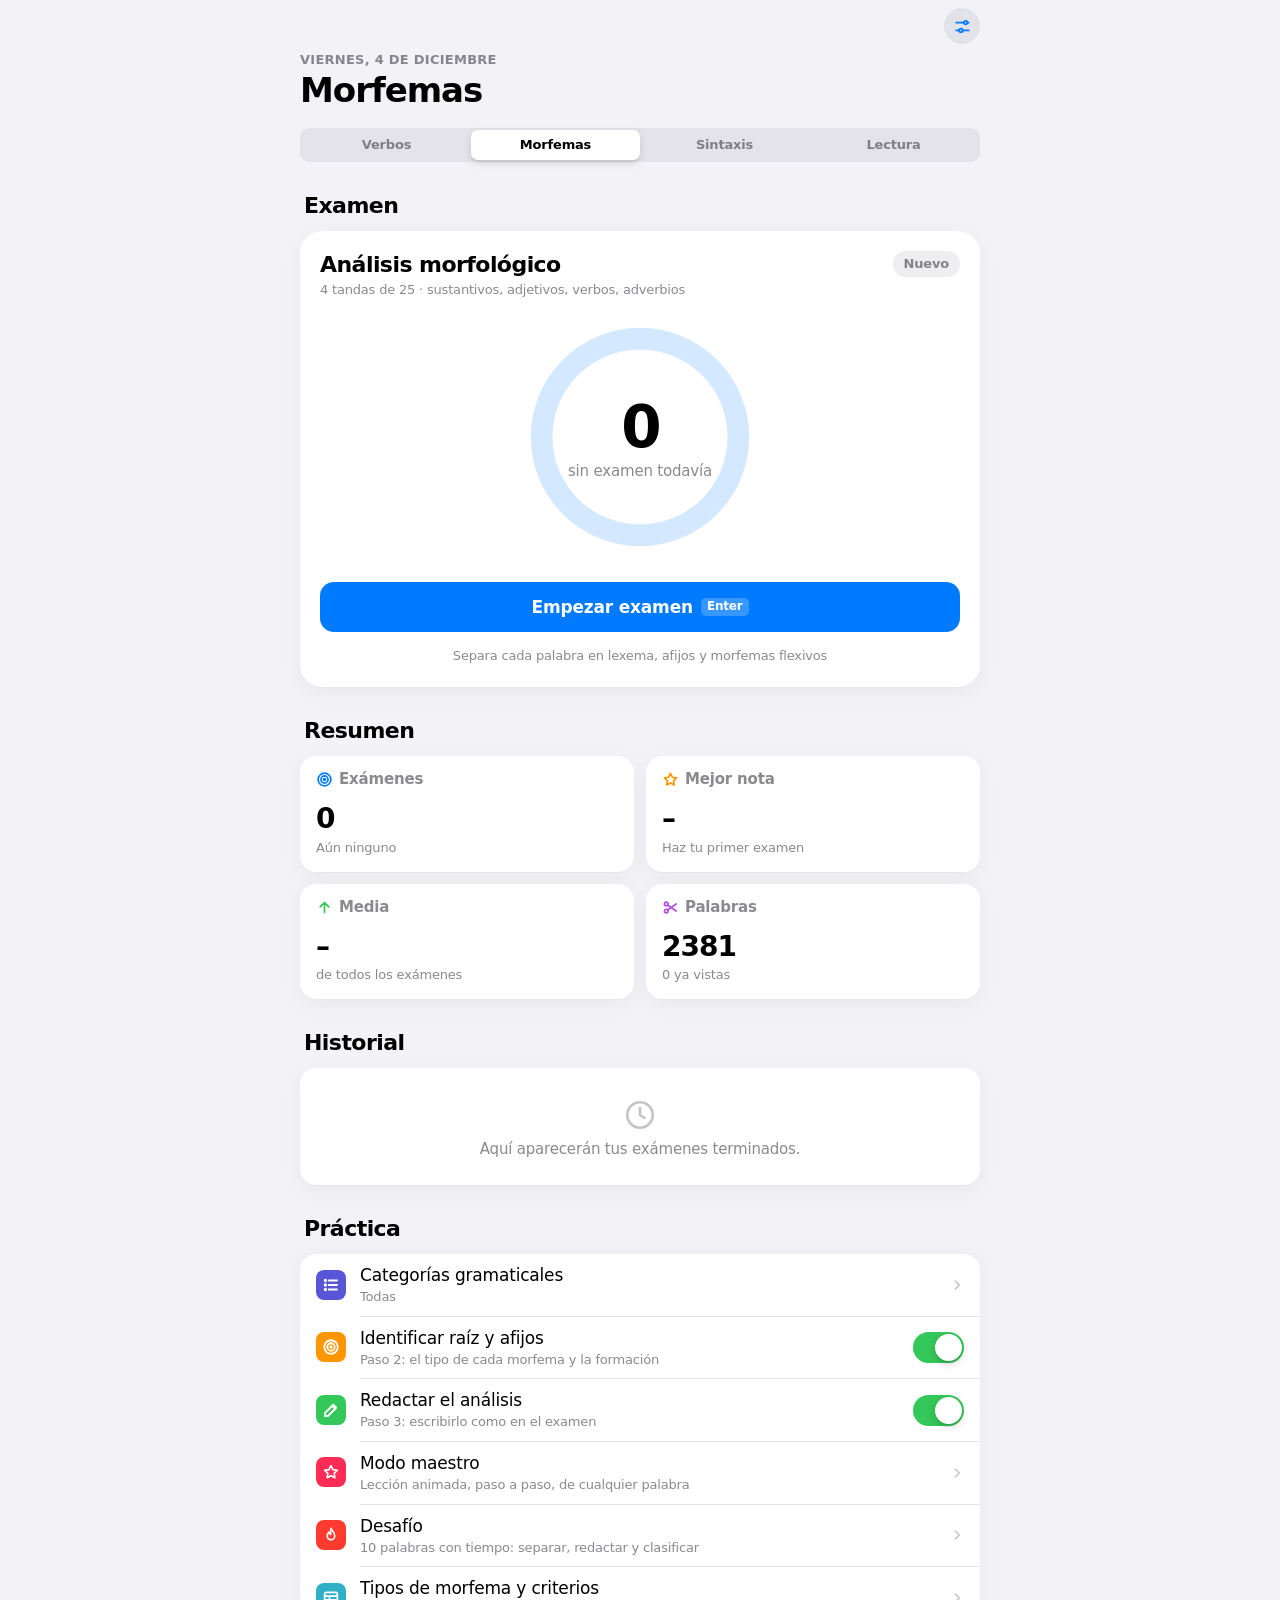
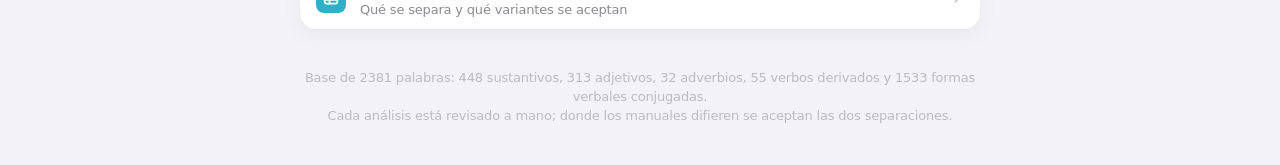
<file: morfemas.html>
<!doctype html>
<html lang="es">
<head>
<meta charset="utf-8">
<meta name="viewport" content="width=device-width,initial-scale=1,viewport-fit=cover">
<meta name="theme-color" content="#F2F2F7">
<meta name="color-scheme" content="light only">
<title>Morfemas</title>
<link rel="stylesheet" href="estilo.css">
<link rel="manifest" href="manifest.webmanifest">
<link rel="apple-touch-icon" href="apple-touch-icon.png">
<link rel="icon" type="image/png" href="icon-192.png">
<meta name="apple-mobile-web-app-capable" content="yes">
<meta name="mobile-web-app-capable" content="yes">
<meta name="apple-mobile-web-app-status-bar-style" content="default">
<meta name="apple-mobile-web-app-title" content="Lengua">
<style>
.q-word{font-size:clamp(34px,9vw,50px);font-weight:700;letter-spacing:-.04em;line-height:1.08;margin:34px 0 8px;word-break:break-word}
.q-word.bump{animation:bump .3s var(--ease)}
.q-hint{font-size:15px;color:var(--label2);min-height:20px;margin-bottom:30px}
.morfos{display:flex;flex-wrap:wrap;justify-content:center;gap:6px;margin:14px 0 2px}
.m{--c:var(--blue);display:flex;flex-direction:column;align-items:center;gap:2px;padding:7px 10px 6px;border-radius:12px;background:color-mix(in srgb,var(--c) 13%,transparent);min-width:44px}
.m b{font-size:19px;font-weight:700;letter-spacing:-.02em;color:var(--c)}
.m small{font-size:11px;font-weight:600;color:var(--label2);text-align:center;line-height:1.15;max-width:92px}
.t-L{--c:var(--blue)}.t-P{--c:var(--purple)}.t-S{--c:var(--orange)}.t-A{--c:var(--pink)}.t-I{--c:var(--teal)}
.t-G{--c:var(--green)}.t-N{--c:var(--indigo)}.t-V{--c:var(--gray)}.t-T,.t-X,.t-R,.t-E,.t-D{--c:var(--red)}
.analisis{margin-top:4px;text-align:left}
.analisis .meta{display:flex;flex-wrap:wrap;gap:6px;justify-content:center;margin-top:10px}
.analisis .meta span{font-size:12px;font-weight:600;color:var(--label2);background:var(--fill);padding:4px 9px;border-radius:99px}
.analisis p{font-size:13px;color:var(--label2);line-height:1.4;margin-top:10px;text-align:center}
.analisis p b{color:var(--label);font-weight:600}
.leyenda{display:flex;flex-wrap:wrap;gap:6px;padding:12px 16px}
.leyenda .m{flex-direction:row;gap:7px;padding:5px 10px}
.leyenda .m b{font-size:15px}
.leyenda .m small{font-size:12px;max-width:none}
.err-cut{font-family:inherit;font-weight:600;letter-spacing:.01em}
.paso-tit{display:flex;align-items:center;gap:8px;font-size:15px;font-weight:600;text-align:left;margin:4px 0 10px}
.paso-tit span{width:22px;height:22px;border-radius:50%;background:var(--blue);color:#fff;font-size:12px;font-weight:700;display:grid;place-items:center;flex:none}
.paso-tit.hecho span{background:var(--gray)}
.paso{margin-top:22px;padding-top:18px;border-top:1px solid var(--sep);text-align:left}
.id-grid{display:flex;flex-wrap:wrap;justify-content:center;gap:10px 8px;margin:6px 0 14px}
.idm{display:flex;flex-direction:column;align-items:center;gap:6px}
.idm b{font-size:21px;font-weight:700;letter-spacing:-.02em;padding:5px 12px;border-radius:12px;background:var(--fill)}
.tsel{font:inherit;font-size:13px;font-weight:600;padding:7px 8px;border-radius:10px;border:0;background:var(--fill);color:var(--label);max-width:150px;outline:none}
.tsel:focus{box-shadow:0 0 0 3px color-mix(in srgb,var(--blue) 40%,transparent)}
.tsel.ok{box-shadow:0 0 0 2px var(--green)}
.tsel.ko{box-shadow:0 0 0 2px var(--red)}
.id-form{display:flex;align-items:center;justify-content:center;gap:10px;font-size:15px;color:var(--label2);margin-bottom:8px}
.id-keys{font-size:12px;color:var(--label3);text-align:center;line-height:1.5;margin-bottom:10px}
.redaccion{width:100%;min-height:104px;resize:vertical;border:0;border-radius:12px;background:var(--fill);color:var(--label);font:inherit;font-size:16px;line-height:1.45;padding:12px 14px;outline:none;margin-bottom:2px}
.redaccion:focus{box-shadow:0 0 0 3px color-mix(in srgb,var(--blue) 35%,transparent)}
.checklist{margin-top:12px;text-align:left;display:flex;flex-wrap:wrap;gap:6px}
.checklist span{font-size:13px;font-weight:600;padding:5px 10px;border-radius:99px}
.checklist .ok{background:color-mix(in srgb,var(--green) 16%,transparent);color:var(--green-ink)}
.checklist .ko{background:color-mix(in srgb,var(--red) 14%,transparent);color:var(--red-ink)}
.modelo{margin-top:12px;text-align:left;font-size:14px;line-height:1.45;padding:12px 14px;border-radius:14px;border:1px dashed var(--sep)}
.modelo h4{font-size:12px;font-weight:700;color:var(--label2);text-transform:uppercase;letter-spacing:.03em;margin-bottom:5px}
.m.mal{box-shadow:0 0 0 2px var(--red)}
#nextWordBtn{margin-top:18px}
/* En el móvil, el paso 2 como una lista de iOS: el morfema a la izquierda y su tipo a la derecha */
@media (max-width:520px){
  .id-grid{flex-direction:column;align-items:stretch;gap:0;background:var(--fill);border-radius:14px;overflow:hidden}
  .idm{flex-direction:row;justify-content:space-between;align-items:center;gap:12px;padding:8px 10px 8px 14px}
  .idm + .idm{border-top:1px solid var(--sep)}
  .idm b{background:none;padding:0;font-size:19px}
  .idm .tsel{flex:1;max-width:210px;background:var(--card)}
  .id-form{justify-content:space-between;padding:0 4px}
  .id-keys{display:none}
}
</style>
</head>
<body>

<div class="topbar" id="topbar">
  <div class="topbar-inner">
    <span><button class="link" id="backBtn" hidden><i data-i="left" data-s="22" data-w="2.4"></i>Inicio</button></span>
    <span class="topbar-title" id="topTitle">Morfemas</span>
    <button class="circle-btn" id="setBtn" aria-label="Categorías" title="Categorías"><i data-i="sliders" data-s="19" data-w="2.2"></i></button>
    <span class="counter num" id="counter" hidden></span>
  </div>
</div>

<!-- ───────── Inicio ───────── -->
<div id="vInicio">
  <header class="large"><p class="date" id="today"></p><h1>Morfemas</h1></header>
  <nav class="games" aria-label="Juego"><div class="seg" style="--i:1;--n:4"><span class="seg-thumb"></span><a href="index.html" aria-current="false">Verbos</a><a href="morfemas.html" aria-current="page">Morfemas</a><a href="sintaxis.html" aria-current="false">Sintaxis</a><a href="lectura.html" aria-current="false">Lectura</a></div></nav>
  <main class="layout">
    <div class="section-head"><h2>Examen</h2></div>
    <div class="card hero" id="heroInicio">
      <div class="hero-head">
        <div class="hero-id"><div class="hero-name">Análisis morfológico</div><div class="hero-sub" id="hiSub"></div></div>
        <span class="pill num" id="hiPill"></span>
      </div>
      <div class="ring-wrap">
        <svg class="ring" viewBox="0 0 240 240" aria-hidden="true">
          <defs><linearGradient id="rg1" x1="0" y1="0" x2="1" y2="1"><stop offset="0" class="s1"/><stop offset="1" class="s2"/></linearGradient></defs>
          <circle class="t" cx="120" cy="120" r="100"/>
          <circle class="p" id="hiRing" cx="120" cy="120" r="100" stroke="url(#rg1)"/>
        </svg>
        <div class="ring-center"><div class="ring-num num" id="hiNum">0</div><div class="ring-sub" id="hiRingSub"></div></div>
      </div>
      <button class="wide" id="startBtn"><span id="startTxt">Empezar examen</span> <kbd>Enter</kbd></button>
      <p class="hint" id="hiHint"></p>
    </div>

    <div class="section-head"><h2>Resumen</h2></div>
    <div class="tiles" id="tiles"></div>

    <div class="section-head"><h2>Historial</h2></div>
    <div class="list" id="hist"></div>

    <div class="section-head"><h2>Práctica</h2></div>
    <div class="list">
      <button class="row tap" data-open="cats"><span class="app-icon" style="--c:var(--indigo)"><i data-i="list" data-s="18" data-w="2.4"></i></span>
        <span class="row-main"><span class="row-text"><span class="row-title" style="display:block">Categorías gramaticales</span><span class="row-sub" style="display:block" id="catsSub"></span></span><span class="row-trail"><i data-i="right" data-s="14" data-w="2.6"></i></span></span></button>
      <div class="row"><span class="app-icon" style="--c:var(--orange)"><i data-i="target" data-s="18" data-w="2.4"></i></span>
        <div class="row-main"><div class="row-text"><div class="row-title">Identificar raíz y afijos</div><div class="row-sub">Paso 2: el tipo de cada morfema y la formación</div></div><button class="switch" role="switch" data-ajuste="identificar" aria-label="Identificar raíz y afijos"></button></div></div>
      <div class="row"><span class="app-icon" style="--c:var(--green)"><i data-i="pencil" data-s="18" data-w="2.4"></i></span>
        <div class="row-main"><div class="row-text"><div class="row-title">Redactar el análisis</div><div class="row-sub">Paso 3: escribirlo como en el examen</div></div><button class="switch" role="switch" data-ajuste="redactar" aria-label="Redactar el análisis"></button></div></div>
      <a class="row tap" href="maestro.html" style="text-decoration:none;color:inherit"><span class="app-icon" style="--c:var(--pink)"><i data-i="star" data-s="18" data-w="2.2"></i></span>
        <span class="row-main"><span class="row-text"><span class="row-title" style="display:block">Modo maestro</span><span class="row-sub" style="display:block">Lección animada, paso a paso, de cualquier palabra</span></span><span class="row-trail"><i data-i="right" data-s="14" data-w="2.6"></i></span></span></a>
      <a class="row tap" href="desafio.html" style="text-decoration:none;color:inherit"><span class="app-icon" style="--c:var(--red)"><i data-i="flame" data-s="18" data-w="2.2"></i></span>
        <span class="row-main"><span class="row-text"><span class="row-title" style="display:block">Desafío</span><span class="row-sub" style="display:block">10 palabras con tiempo: separar, redactar y clasificar</span></span><span class="row-trail"><i data-i="right" data-s="14" data-w="2.6"></i></span></span></a>
      <button class="row tap" data-open="ayuda"><span class="app-icon" style="--c:var(--teal)"><i data-i="table" data-s="18" data-w="2.2"></i></span>
        <span class="row-main"><span class="row-text"><span class="row-title" style="display:block">Tipos de morfema y criterios</span><span class="row-sub" style="display:block">Qué se separa y qué variantes se aceptan</span></span><span class="row-trail"><i data-i="right" data-s="14" data-w="2.6"></i></span></span></button>
    </div>
  </main>
  <p class="foot" id="baseInfo"></p>
</div>

<!-- ───────── Pregunta ───────── -->
<div id="vPregunta" hidden>
  <header class="large"><p class="date num" id="qMeta"></p><h1 id="qTitle">Tanda 1</h1></header>
  <main class="layout">
    <div class="progress" id="prog" role="img"></div>
    <div style="height:22px"></div>
    <div class="card q">
      <div class="q-top"><span class="q-person" id="qCat"></span><span class="pill" id="qRepaso" hidden title="No te salió perfecta en un examen anterior">Repaso</span><span class="pill num" id="qPasos"></span></div>
      <div class="q-word" id="qWord"></div>
      <div class="q-hint" id="qHint"></div>

      <!-- Paso 1 · separar -->
      <div class="paso-tit" id="tit1"><span>1</span>Separa en morfemas</div>
      <form class="answer" id="ansForm" autocomplete="off">
        <label class="search" id="searchBox"><i data-i="pencil" data-s="18" data-w="2.2"></i>
          <input id="ans" placeholder="ej.: des-orden-a-r" autocomplete="off" autocapitalize="off" spellcheck="false" aria-label="Palabra separada en morfemas"></label>
        <button class="wide" id="ansBtn" type="submit">Comprobar <kbd>Enter</kbd></button>
      </form>
      <div class="fb" id="fb" role="status" aria-live="polite" hidden><span class="app-icon" id="fbIcon"></span><div><div class="fb-title" id="fbTitle"></div><div class="fb-sub" id="fbSub"></div></div></div>
      <div class="analisis" id="analisis" hidden></div>
      <div class="porque" id="porque" hidden></div>

      <!-- Paso 2 · identificar -->
      <form id="idForm" class="paso" hidden autocomplete="off">
        <div class="paso-tit"><span>2</span>Identifica la raíz y los afijos</div>
        <div class="id-grid" id="idGrid"></div>
        <label class="id-form">¿Cómo está formada? <select class="tsel" id="idFormacion">
          <option value="">—</option><option value="simple">simple</option><option value="derivada">derivada</option><option value="compuesta">compuesta</option><option value="parasintética">parasintética</option></select></label>
        <p class="id-keys">Teclas: L lexema · P prefijo · S sufijo · A apreciativo · I interfijo · G género · N número · V vocal temática · T tiempo‑modo · X número‑persona · R infinitivo · E gerundio · D participio</p>
        <button class="wide" type="submit">Comprobar <kbd>Enter</kbd></button>
      </form>
      <div class="fb" id="fb2" role="status" aria-live="polite" hidden></div>
      <div class="analisis" id="analisis2" hidden></div>
      <div class="porque" id="porque2" hidden></div>

      <!-- Paso 3 · redactar -->
      <form id="redForm" class="paso" hidden autocomplete="off">
        <div class="paso-tit"><span>3</span>Redacta el análisis</div>
        <textarea class="redaccion" id="red" rows="4" spellcheck="true" placeholder="Nombra cada morfema con su tipo y di cómo está formada la palabra. Ej.: pan-: lexema; -ad-: interfijo; -er-: sufijo derivativo; -o: morfema de género. Es derivada."></textarea>
        <button type="button" class="link plantilla" id="plantillaBtn">Usar plantilla (una línea por morfema)</button>
        <button class="wide" type="submit">Comprobar <kbd>Ctrl + Enter</kbd></button>
      </form>
      <div class="fb" id="fb3" role="status" aria-live="polite" hidden></div>
      <div class="checklist" id="check3" hidden></div>
      <div class="porque" id="porque3" hidden></div>
      <div class="modelo" id="modelo3" hidden></div>

      <button class="wide" id="nextWordBtn" hidden>Siguiente palabra <kbd>Enter</kbd></button>
    </div>
    <p class="keys">Separa con <kbd>-</kbd> · las tildes dan igual · <kbd>Enter</kbd> comprueba y pasa</p>
    <div class="section-head"><h2>Esta tanda</h2></div>
    <div class="tiles" id="qTiles"></div>
  </main>
</div>

<!-- ───────── Resultado ───────── -->
<div id="vResultado" hidden>
  <header class="large"><p class="date" id="rMeta"></p><h1 id="rTitle"></h1></header>
  <main class="layout">
    <div class="section-head"><h2>Nota</h2></div>
    <div class="card hero">
      <div class="hero-head">
        <div class="hero-id"><div class="hero-name" id="rName"></div><div class="hero-sub" id="rSub"></div></div>
        <span class="pill num" id="rPill"></span>
      </div>
      <div class="ring-wrap" id="rWrap">
        <svg class="ring" viewBox="0 0 240 240" aria-hidden="true">
          <defs><linearGradient id="rg2" x1="0" y1="0" x2="1" y2="1"><stop offset="0" class="s1"/><stop offset="1" class="s2"/></linearGradient></defs>
          <circle class="t" cx="120" cy="120" r="100"/>
          <circle class="p" id="rRing" cx="120" cy="120" r="100" stroke="url(#rg2)"/>
        </svg>
        <div class="ring-center"><div class="ring-num num" id="rNum"></div><div class="ring-sub">sobre 10</div></div>
      </div>
      <button class="wide" id="nextBtn"></button>
      <button class="wide soft" id="dlBtn" hidden><i data-i="down" data-s="18" data-w="2.4"></i>Descargar informe de errores</button>
      <p class="hint" id="rHint"></p>
    </div>
    <div id="rTilesWrap" hidden>
      <div class="section-head"><h2>Por tanda</h2></div>
      <div class="tiles four" id="rTiles"></div>
    </div>
    <div class="section-head"><h2 id="rErrHead">Fallos</h2></div>
    <div class="list" id="rErr"></div>
  </main>
  <p class="foot"></p>
</div>

<!-- ───────── Hoja: categorías ───────── -->
<div class="backdrop" id="bdCats">
  <div class="sheet" role="dialog" aria-modal="true" aria-labelledby="cTitle">
    <div class="grabber"></div>
    <div class="sheet-nav"><span></span><h3 id="cTitle">Categorías</h3><button class="link" data-close>OK</button></div>
    <div class="group-label">Incluir en el examen</div>
    <div class="group" id="catGroup"></div>
    <div class="group-label">Verbos</div>
    <div class="group">
      <div class="row"><div class="row-main"><div class="row-text"><div class="row-title">Formas conjugadas</div><div class="row-sub">cant‑á‑ba‑mos, com‑ie‑ra… además de los infinitivos derivados</div></div>
        <button class="switch" role="switch" data-ajuste="conjugadas" aria-label="Formas conjugadas"></button></div></div>
    </div>
    <p class="group-foot">Las preguntas se reparten a partes iguales entre las categorías activas.</p>
  </div>
</div>

<!-- ───────── Hoja: criterios ───────── -->
<div class="backdrop" id="bdAyuda">
  <div class="sheet" role="dialog" aria-modal="true" aria-labelledby="aTitle">
    <div class="grabber"></div>
    <div class="sheet-nav"><span></span><h3 id="aTitle">Tipos de morfema</h3><button class="link" data-close>OK</button></div>
    <div class="group-label">Colores de la corrección</div>
    <div class="group leyenda" id="leyenda"></div>
    <div class="group-label">Cómo responder</div>
    <div class="group help">
      <p>Escribe la palabra entera separando cada morfema con un guion: <b>des-orden-a-r</b>, <b>niñ-a-s</b>, <b>cant-á-ba-mos</b>.</p>
      <p>Las tildes y las mayúsculas dan igual, pero no cambies letras: <b>pec-ec-ill-o</b>, no «pez-ecillo».</p>
    </div>
    <div class="group-label">Los tres pasos</div>
    <div class="group help">
      <p><b>1 · Separar</b>: escribe la palabra con guiones. Te enseña los cortes correctos, sin decir aún qué es cada parte.</p>
      <p><b>2 · Identificar</b>: elige el tipo de cada morfema (teclas L, P, S, A, I, G, N, V, T, X, R, E, D) y cómo está formada la palabra (S, D, C, P).</p>
      <p><b>3 · Redactar</b>: escríbelo como en el examen, nombrando cada morfema con su tipo: «pan-: lexema; -ad-: interfijo; -er-: sufijo derivativo; -o: morfema de género. Es derivada.» Se comprueba en <b>Ctrl + Enter</b>.</p>
      <p>Cada paso vale lo mismo en la nota; una palabra es perfecta si aciertas los tres. Puedes quitar los pasos 2 y 3 en Práctica.</p>
    </div>
    <div class="group-label">Cómo te ayuda a aprender</div>
    <div class="group help">
      <p><b>Repaso</b>: las palabras que no te salen perfectas vuelven en el siguiente examen. Al hacerlas perfectas, salen de la lista.</p>
      <p><b>Examen a tu medida</b>: salen más palabras del tipo de formación que más fallas (derivadas, compuestas, parasintéticas). La portada te lo indica.</p>
      <p><b>Sin pistas antes de tiempo</b>: si fallas al separar, el paso 1 solo te dice cuántos cortes faltan; los tipos se explican después de que identifiques tú.</p>
      <p><b>En iPad</b>: con el Apple Pencil puedes escribir a mano la separación y la redacción; el iPad lo pasa a texto.</p>
    </div>
    <div class="group-label">Cómo se corrige la redacción</div>
    <div class="group help">
      <p>Cada morfema tiene que aparecer escrito con guion (‑ad‑, ‑o, pan‑) y con su tipo en la misma frase o junto a él, separado por comas, punto y coma o saltos de línea.</p>
      <p>También tienes que decir si la palabra es simple, derivada, compuesta o parasintética. Al terminar ves qué falta y una redacción modelo.</p>
    </div>
    <div class="group-label">Criterios que sigue la corrección</div>
    <div class="group help">
      <p><b>Lexema</b>: la raíz con su alomorfo si cambia (pec‑ de pez, luc‑ de luz, blanqu‑ de blanco).</p>
      <p><b>Vocal final</b>: es morfema de género si hay oposición (niñ‑o / niñ‑a); si no la hay, es vocal temática (cas‑a, libr‑o).</p>
      <p><b>Verbos</b>: lexema + vocal temática + tiempo‑aspecto‑modo + número‑persona: cant‑á‑ba‑mos, com‑ie‑ra‑n, cant‑a‑re‑mos. Infinitivo cant‑a‑r, participio cant‑a‑d‑o.</p>
      <p><b>Interfijos</b>: elementos sin significado entre lexema y sufijo (pan‑ad‑er‑o, luc‑ec‑it‑a) o entre lexemas (pel‑i‑rroj‑o).</p>
      <p><b>‑mente</b>: adjetivo en femenino + sufijo: rápid‑a‑mente.</p>
    </div>
    <div class="group-label">Variantes que también se aceptan</div>
    <div class="group help">
      <p>Sufijo junto a su vocal final: zapat‑<b>ero</b>, cas‑<b>ita</b>. Interfijo junto al sufijo: pan‑<b>ader</b>‑o. Dos sufijos juntos: libr‑<b>ería</b>.</p>
      <p>Vocal temática junto al sufijo: lav‑<b>ador</b>‑a, aliment‑<b>ación</b>. En verbos: com‑<b>ía</b>‑mos, cant‑a‑<b>r‑ía</b>‑mos, cant‑<b>ad</b>‑o, cant‑<b>ando</b>.</p>
      <p>Lo que nunca se acepta: dejar el lexema pegado a un morfema flexivo (niña‑s, canta‑ba‑mos) o partir un morfema por la mitad.</p>
    </div>
  </div>
</div>

<div class="toast" id="toast" role="status"><span class="ic"></span><span class="tx"></span></div>

<script src="morfemas-datos.js"></script>
<script src="comun.js"></script>
<script>
const { ITEMS, TIPOS, CATS, aceptadas, fronteras, formatear, sinTilde, explicar, corregirIdentificacion, corregirRedaccion, redaccionModelo } = Morfemas;
const TANDA_MAX = 25, TANDAS_MAX = 4;


// ───────── Almacenamiento ─────────
const LS = crearAlmacen('morfemas.');
const ajustes = Object.assign({ identificar: true, redactar: true, conjugadas: true, cats: Object.keys(CATS) }, LS.get('ajustes', {}));
let estado = LS.get('estado', null);
// exámenes empezados con una versión anterior (un solo paso): se completan los campos que faltan
if (estado && Array.isArray(estado.resp)) estado.resp.forEach(r => {
  if (!r) return;
  if (r.sepOk === undefined) r.sepOk = !!r.ok;
  if (r.puntos === undefined) r.puntos = r.ok ? 1 : 0;
  r.faltan = r.faltan || []; r.sobran = r.sobran || [];
});
const guardar = () => LS.set('estado', estado);


// Una entrada por palabra (cantaba es yo y él: basta con una)
const POR_PALABRA = new Map();
for (const it of ITEMS) if (!POR_PALABRA.has(it.palabra)) POR_PALABRA.set(it.palabra, it);
const PALABRAS = [...POR_PALABRA.values()];
const grupo = it => it.cat === 'ver' ? (it.tiempo ? 'conj' : 'ver') : it.cat;
function pools() {
  const g = {};
  for (const it of PALABRAS) {
    if (!ajustes.cats.includes(it.cat)) continue;
    if (it.tiempo && !ajustes.conjugadas) continue;
    (g[grupo(it)] = g[grupo(it)] || []).push(it);
  }
  return g;
}
function tamanoExamen() {
  const total = Object.values(pools()).reduce((s, p) => s + p.length, 0);
  const tanda = Math.min(TANDA_MAX, total);
  const tandas = Math.max(1, Math.min(TANDAS_MAX, Math.floor(total / tanda)));
  return { tanda, tandas, total };
}

// ───────── Generar examen sin repetir palabras ─────────
// ───────── Aprendizaje adaptativo: más palabras del tipo de formación que más fallas ─────────
function erroresPorFormacion() {
  const m = {};
  for (const r of LS.get('ultimas', [])) { (m[r.f] = m[r.f] || { n: 0, mal: 0 }); m[r.f].n++; if (!r.ok) m[r.f].mal++; }
  return m;
}
// barajado ponderado (Efraimidis–Spirakis): las palabras con más peso tienden a salir antes
function barajarPonderado(lista, peso) {
  return lista.map(x => ({ x, k: Math.log(1 - rnd(1e6) / 1e6) / peso(x) })).sort((a, b) => b.k - a.k).map(o => o.x);
}
function formacionesDebiles() {
  return Object.entries(erroresPorFormacion()).filter(([, x]) => x.n >= 4 && x.mal / x.n >= 0.3)
    .sort((a, b) => b[1].mal / b[1].n - a[1].mal / a[1].n).slice(0, 2).map(([f]) => f);
}
function generarExamen() {
  const { tanda, tandas } = tamanoExamen(), N = tanda * tandas;
  const g = pools();
  const vistos = new Set(LS.get('vistos', []));
  // cada grupo, barajado y con las palabras no vistas delante
  // repaso: las palabras que no te salieron perfectas vuelven primero (hasta 12 por examen)
  const fallos = new Set(barajar(LS.get('fallos', []).filter(p => POR_PALABRA.has(p))).slice(0, 12));
  const colas = {};
  for (const [k, lista] of Object.entries(g)) {
    const e = erroresPorFormacion(), tasa = f => { const x = e[f] || { n: 0, mal: 0 }; return (x.mal + 1) / (x.n + 4); };
    const b = barajarPonderado(lista, it => 1 + 6 * tasa(it.form));
    colas[k] = [...b.filter(it => fallos.has(it.palabra)), ...b.filter(it => !fallos.has(it.palabra) && !vistos.has(it.palabra)), ...b.filter(it => !fallos.has(it.palabra) && vistos.has(it.palabra))];
  }
  // reparto por categoría a partes iguales; dentro de los verbos, mitad infinitivos derivados y mitad conjugados
  const peso = k => (k === 'ver' || k === 'conj') && colas.ver && colas.conj ? 0.5 : 1;
  const items = [];
  let ultimo = null;
  while (items.length < N) {
    const vivos = Object.keys(colas).filter(k => colas[k].length);
    if (!vivos.length) break;
    const cand = vivos.filter(k => k !== ultimo || vivos.length === 1);
    const tot = cand.reduce((s, k) => s + peso(k), 0);
    let r = rnd(1000) / 1000 * tot, k = cand[0];
    for (const c of cand) { if (r < peso(c)) { k = c; break; } r -= peso(c); }
    const it = colas[k].shift();
    items.push({ palabra: it.palabra, cat: it.cat, ...(fallos.has(it.palabra) ? { repaso: true } : {}) });
    ultimo = rnd(3) ? k : null; // evita rachas sin volverlas imposibles
  }
  const final = items.slice(0, N), rep = final.filter(x => x.repaso), resto = final.filter(x => !x.repaso);
  for (const x of rep) resto.splice(rnd(resto.length + 1), 0, x);
  return { items: resto, tanda, tandas };
}

// ───────── Corrección ─────────
function corregir(it, raw) {
  const partes = raw.trim().split(/[\s\-–—+/|·.,]+/).filter(Boolean);
  if (!partes.length) return { error: 'Escribe la palabra separada con guiones.' };
  if (sinTilde(partes.join('')) !== sinTilde(it.palabra)) return { error: `Las letras no coinciden con «${it.palabra}». Escribe la misma palabra, solo con guiones.` };
  const fr = fronteras(partes);
  const acc = aceptadas(it);
  const k = fr.join(',');
  const ok = acc.some(s => s.join(',') === k);
  // la segmentación aceptada más parecida, para explicar el fallo
  const dif = s => s.filter(x => !fr.includes(x)).length + fr.filter(x => !s.includes(x)).length;
  const cercana = acc.slice().sort((a, b) => dif(a) - dif(b))[0];
  return { ok, fr, cercana, faltan: cercana.filter(x => !fr.includes(x)), sobran: fr.filter(x => !cercana.includes(x)) };
}
// tipo de los morfemas a ambos lados de una frontera / dentro de los que cae un corte
function morfemaEn(it, pos) {
  let acc = 0;
  for (let i = 0; i < it.segs.length; i++) { const L = sinTilde(it.segs[i][0]).length; if (pos < acc + L) return i; acc += L; }
  return it.segs.length - 1;
}
const nombreFrontera = (it, pos) => { const i = morfemaEn(it, pos); return `${TIPOS[it.segs[i - 1][1]]} y ${TIPOS[it.segs[i][1]]}`; };
const nombreCorte = (it, pos) => TIPOS[it.segs[morfemaEn(it, pos)][1]];

// ───────── Vistas ─────────
const vistas = ['vInicio', 'vPregunta', 'vResultado'];
function ver(id, titulo) {
  // al repintar el inicio (al elegir grupo, categoría…) no se salta arriba: el toque no se pierde
  const repinta = id === 'vInicio' && !$('#vInicio').hidden;
  const antes = vistas.find(v => !$('#' + v).hidden);
  vistas.forEach(v => $('#' + v).hidden = v !== id);
  $('#backBtn').hidden = id === 'vInicio';
  $('#setBtn').hidden = id !== 'vInicio';
  $('#counter').hidden = id !== 'vPregunta';
  $('#topTitle').textContent = titulo || 'Morfemas';
  if (!repinta) window.scrollTo(0, 0);
  $('#topbar').classList.remove('scrolled');
  if (antes && antes !== id) {
    // transición tipo iOS: hacia delante al entrar en el examen, hacia atrás al volver al inicio
    const el = $('#' + id); el.classList.remove('entra', 'vuelve'); void el.offsetWidth;
    el.classList.add(id === 'vInicio' ? 'vuelve' : 'entra');
    // una entrada en el historial: el gesto o el botón «atrás» del navegador vuelve al inicio
    if (antes === 'vInicio' && !(history.state && history.state.juego)) history.pushState({ juego: 1 }, '');
  }
}
const chips = segs => `<div class="morfos">${segs.map(([s, t]) => `<span class="m t-${t}"><b>${esc(s)}</b><small>${TIPOS[t]}</small></span>`).join('')}</div>`;
const etiquetaCat = it => it.tiempo ? `verbo · ${Morfemas.TIEMPOS_V[it.tiempo]}` : CATS[it.cat];


// ───────── Hojas ─────────
function abrirHoja(n) { if (n === 'cats') pintarCats(); $(n === 'cats' ? '#bdCats' : '#bdAyuda').classList.add('open'); }
function cerrarHojas() {
  document.querySelectorAll('.backdrop.open').forEach(b => b.classList.remove('open'));
  if (!$('#vInicio').hidden) pintarInicio();
  else if (!$('#vPregunta').hidden && document.activeElement === document.body) $('#nextWordBtn').hidden || $('#nextWordBtn').focus({ preventScroll: true });
}
document.querySelectorAll('.backdrop').forEach(b => b.addEventListener('click', e => { if (e.target === b || e.target.closest('[data-close]')) cerrarHojas(); }));
function pintarCats() {
  const n = {}; for (const it of PALABRAS) n[it.cat] = (n[it.cat] || 0) + 1;
  $('#catGroup').innerHTML = Object.entries(CATS).map(([k, v]) => `
    <div class="row"><div class="row-main"><div class="row-text"><div class="row-title">${cap(v)}s</div><div class="row-sub">${n[k]} palabras</div></div>
    <button class="switch" role="switch" data-cat="${k}" aria-label="${v}" aria-checked="${ajustes.cats.includes(k)}"></button></div></div>`).join('');
  document.querySelectorAll('[data-ajuste]').forEach(b => b.setAttribute('aria-checked', !!ajustes[b.dataset.ajuste]));
}
$('#leyenda').innerHTML = Object.entries(TIPOS).map(([t, n]) => `<span class="m t-${t}"><b>${{ L: 'cant', P: 'des', S: 'er', A: 'it', I: 'ec', G: 'a', N: 's', V: 'o', T: 'ba', X: 'mos', R: 'r', E: 'ndo', D: 'd' }[t]}</b><small>${n}</small></span>`).join('');

// ───────── Inicio ─────────
function pintarInicio() {
  ver('vInicio');
  $('#today').textContent = new Date().toLocaleDateString('es-ES', { weekday: 'long', day: 'numeric', month: 'long' });
  const hist = LS.get('historial', []), ult = hist[0];
  const tam = tamanoExamen();
  $('#hiSub').textContent = `${tam.tandas} tanda${tam.tandas > 1 ? 's' : ''} de ${tam.tanda} · ${ajustes.cats.map(c => CATS[c] + 's').join(', ')}`;
  if (ult) {
    $('#hiNum').textContent = fmt(ult.nota); $('#hiRingSub').textContent = 'última nota';
    $('#hiPill').className = 'pill num ' + clasePill(ult.nota); $('#hiPill').textContent = calif(ult.nota);
    anillo($('#hiRing'), ult.nota / 10, colorNota(ult.nota));
  } else {
    $('#hiNum').textContent = '0'; $('#hiRingSub').textContent = 'sin examen todavía';
    $('#hiPill').className = 'pill num'; $('#hiPill').textContent = 'Nuevo';
    anillo($('#hiRing'), 0, 'var(--blue)');
  }
  const enCurso = estado && estado.i < estado.items.length;
  $('#startTxt').textContent = enCurso ? 'Continuar examen' : 'Empezar examen';
  $('#hiHint').innerHTML = enCurso
    ? `Tanda ${Math.floor(estado.i / estado.tanda) + 1} · pregunta ${estado.i % estado.tanda + 1} de ${estado.tanda} · <button class="link" id="nuevoBtn">Empezar de cero</button>`
    : (d => d.length ? `El próximo examen insiste en palabras ${d.map(f => f === 'parasintética' ? 'parasintéticas' : f + 's').join(' y ')}` : 'Separa cada palabra en lexema, afijos y morfemas flexivos')(formacionesDebiles());
  if (enCurso) $('#nuevoBtn').onclick = nuevoExamen;
  const notas = hist.map(h => h.nota), vistos = LS.get('vistos', []).length;
  $('#tiles').innerHTML =
    tile('target', 'var(--blue)', 'Exámenes', hist.length, hist.length ? `${hist.reduce((s, h) => s + h.total, 0)} palabras respondidas` : 'Aún ninguno') +
    tile('star', 'var(--orange)', 'Mejor nota', notas.length ? fmt(Math.max(...notas)) : '–', notas.length ? 'sobre 10' : 'Haz tu primer examen') +
    tile('up', 'var(--green)', 'Media', notas.length ? fmt(notas.reduce((a, b) => a + b, 0) / notas.length) : '–', notas.length > 1 ? `antes ${fmt(notas[1])} → ahora ${fmt(notas[0])}` : 'de todos los exámenes') +
    tile('scissors', 'var(--purple)', 'Palabras', PALABRAS.length, `${vistos} ya vistas`);
  $('#hist').innerHTML = hist.length ? hist.slice(0, 15).map((h, k) => `
    <button class="row tap" data-h="${k}">${miniRing(h.nota / 10, colorNota(h.nota))}
      <span class="row-main"><span class="row-text"><span class="row-title" style="display:block">${cap(new Date(h.fecha).toLocaleDateString('es-ES', { weekday: 'long', day: 'numeric', month: 'short' }))}</span>
      <span class="row-sub" style="display:block">${h.aciertos}/${h.total} · tandas ${h.tandas.map(fmt).join(' · ')}</span></span>
      <span class="row-trail"><b style="color:var(--label);font-weight:600">${fmt(h.nota)}</b>${svg('down', 16, 2.4)}</span></span></button>`).join('')
    : `<div class="placeholder">${svg('clock', 34, 1.8)}Aquí aparecerán tus exámenes terminados.</div>`;
  $('#catsSub').textContent = ajustes.cats.length === 4 ? 'Todas' : ajustes.cats.map(c => cap(CATS[c]) + 's').join(', ');
  document.querySelectorAll('[data-ajuste]').forEach(b => b.setAttribute('aria-checked', !!ajustes[b.dataset.ajuste]));
  const n = {}; for (const it of PALABRAS) n[grupo(it)] = (n[grupo(it)] || 0) + 1;
  $('#baseInfo').innerHTML = `Base de ${PALABRAS.length} palabras: ${n.sus} sustantivos, ${n.adj} adjetivos, ${n.adv} adverbios, ${n.ver} verbos derivados y ${n.conj} formas verbales conjugadas.<br>Cada análisis está revisado a mano; donde los manuales difieren se aceptan las dos separaciones.`;
}
document.addEventListener('click', e => {
  const sw = e.target.closest('.switch');
  if (sw && sw.dataset.cat) {
    const k = sw.dataset.cat, on = ajustes.cats.includes(k);
    if (on && ajustes.cats.length === 1) return toast('Deja al menos una categoría', true);
    ajustes.cats = on ? ajustes.cats.filter(x => x !== k) : [...ajustes.cats, k];
    LS.set('ajustes', ajustes); pintarCats();
  } else if (sw && sw.dataset.ajuste) {
    const k = sw.dataset.ajuste; ajustes[k] = !ajustes[k]; sw.setAttribute('aria-checked', ajustes[k]); LS.set('ajustes', ajustes);
  }
  const op = e.target.closest('[data-open]'); if (op) abrirHoja(op.dataset.open);
  const h = e.target.closest('[data-h]'); if (h) { const x = LS.get('historial', [])[+h.dataset.h]; if (x && x.informe) descargar(x.informe, x.fecha); else if (x) toast(`Solo se guardan los informes de los ${INFORMES_GUARDADOS} últimos exámenes`, true); }
});
$('#setBtn').onclick = () => abrirHoja('cats');
function nuevoExamen() {
  const ex = generarExamen();
  estado = { inicio: Date.now(), items: ex.items, tanda: ex.tanda, tandas: ex.tandas, i: 0, resp: [] };
  guardar(); pregunta();
}
$('#startBtn').onclick = () => (estado && estado.i < estado.items.length) ? pregunta() : nuevoExamen();
$('#backBtn').onclick = volverAlInicio;

// ───────── Pregunta: 1 separar · 2 identificar · 3 redactar ─────────
let paso = 0, actual = null, t0 = 0, avanceTimer = 0;
const itemDe = x => POR_PALABRA.get(x.palabra);
const pasosActivos = () => 1 + (ajustes.identificar ? 1 : 0) + (ajustes.redactar ? 1 : 0);
const claseResp = r => !r ? '' : r.puntos === 1 ? 'ok' : r.puntos === 0 ? 'ko' : 'mid';
function pintarTanda() {
  const T = estado.tanda, i = estado.i, tanda = Math.floor(Math.min(i, estado.items.length - 1) / T), base = tanda * T;
  const rs = estado.resp.slice(base, base + T).filter(Boolean), perfectas = rs.filter(r => r.ok).length;
  const nota = rs.length ? rs.reduce((s, r) => s + r.puntos, 0) / rs.length * 10 : 0;
  $('#prog').innerHTML = Array.from({ length: T }, (_, k) => { const r = estado.resp[base + k]; return `<span class="${r ? claseResp(r) : base + k === i ? 'now' : ''}"></span>`; }).join('');
  $('#prog').setAttribute('aria-label', `Pregunta ${Math.min(i % T + 1, T)} de ${T}: ${perfectas} acierto${perfectas === 1 ? '' : 's'}, ${rs.length - perfectas} fallo${rs.length - perfectas === 1 ? '' : 's'}`);
  $('#qTiles').innerHTML = tile('check', 'var(--green)', 'Perfectas', perfectas, `de ${rs.length} respondidas`) +
    tile('star', 'var(--orange)', 'Nota provisional', rs.length ? fmt(nota) : '–', 'cuenta cada paso por separado');
}
const g = (it, i) => (i > 0 && it.segs[i][1] !== 'L' ? '‑' : '') + it.segs[i][0] + (i < it.segs.length - 1 ? '‑' : '');
function bloqueFb(el, ok, titulo, sub) {
  el.hidden = false; el.className = 'fb ' + (ok ? 'ok' : 'ko');
  el.innerHTML = `<span class="app-icon" style="--c:${ok ? 'var(--green)' : 'var(--red)'}">${svg(ok ? 'check' : 'x', 17, 3)}</span><div><div class="fb-title">${esc(titulo)}</div><div class="fb-sub">${sub}</div></div>`;
}
// quita las líneas repetidas o ya contenidas en otra (el paso 1 y el 2 pueden explicar el mismo morfema)
const sinRepetir = lineas => lineas.filter((l, i) => !lineas.some((o, j) => j !== i && (o === l ? j < i : o.includes(l))));
function bloquePorque(el, lineas, titulo = 'Por qué') {
  lineas = sinRepetir(lineas);
  if (!lineas.length) { el.hidden = true; return; }
  el.hidden = false; el.innerHTML = `<h4>${titulo}</h4><ul>${lineas.map(l => `<li>${esc(l)}</li>`).join('')}</ul><button type="button" class="link ver-mas" data-open="ayuda">Ver los criterios de cada tipo de morfema ›</button>`;
}
function pregunta() {
  const T = estado.tanda, i = estado.i, x = estado.items[i], it = itemDe(x), tanda = Math.floor(i / T);
  ver('vPregunta', `Tanda ${tanda + 1} de ${estado.tandas}`);
  $('#qTitle').textContent = `Tanda ${tanda + 1}`;
  $('#qMeta').textContent = `Tanda ${tanda + 1} de ${estado.tandas} · ${i}/${estado.items.length} respondidas`;
  $('#counter').textContent = `${i % T + 1}/${T}`;
  $('#qCat').textContent = etiquetaCat(it);
  $('#qRepaso').hidden = !x.repaso;
  $('#qPasos').textContent = `${pasosActivos()} paso${pasosActivos() > 1 ? 's' : ''}`;
  $('#qHint').textContent = pasosActivos() === 1 ? 'Sepárala en morfemas con guiones' : ['Separa', ajustes.identificar && 'identifica', ajustes.redactar && 'redacta'].filter(Boolean).join(', ').replace(/, ([^,]*)$/, ' y $1');
  const w = $('#qWord'); w.textContent = it.palabra; w.classList.remove('bump'); void w.offsetWidth; w.classList.add('bump');
  const a = $('#ans'); a.value = ''; a.readOnly = false;
  $('#searchBox').className = 'search';
  $('#ansForm').hidden = false; $('#ansBtn').hidden = false; $('#tit1').classList.remove('hecho');
  for (const id of ['fb', 'analisis', 'porque', 'idForm', 'fb2', 'analisis2', 'porque2', 'redForm', 'fb3', 'check3', 'porque3', 'modelo3', 'nextWordBtn']) $('#' + id).hidden = true;
  $('#red').value = '';
  paso = 1; actual = { t0: performance.now() };
  pintarTanda();
  a.focus();
}
function analisisHTML(it, conTipos = true, mal = []) {
  const alt = aceptadas(it).map(f => formatear(it.palabra, f)).filter(s => s !== it.segs.map(x => x[0]).join('-'));
  const fichas = `<div class="morfos">${it.segs.map(([s, t], i) => conTipos
    ? `<span class="m t-${t}${mal.includes(i) ? ' mal' : ''}"><b>${esc(s)}</b><small>${TIPOS[t]}</small></span>`
    : `<span class="m" style="--c:var(--label)"><b>${esc(s)}</b></span>`).join('')}</div>`;
  return fichas + (conTipos ? `<div class="meta"><span>${etiquetaCat(it)}</span><span>palabra ${it.form}</span></div>` : '') +
    (alt.length ? `<p>También vale: <b>${alt.map(esc).join('</b> · <b>')}</b></p>` : '') + (conTipos && it.nota ? `<p>${esc(it.nota)}</p>` : '');
}
function feedback(cls, icon, color, title, sub) {
  const fb = $('#fb'); fb.className = 'fb ' + cls; fb.hidden = false;
  fb.innerHTML = `<span class="app-icon" style="--c:${color}">${svg(icon, 17, 3)}</span><div><div class="fb-title">${esc(title)}</div><div class="fb-sub">${sub}</div></div>`;
}

// Paso 1 · separar
$('#ansForm').onsubmit = e => {
  e.preventDefault();
  if (avanceTimer) { clearTimeout(avanceTimer); avanceTimer = 0; return siguiente(); }
  if (paso !== 1) return;
  const raw = $('#ans').value, it = itemDe(estado.items[estado.i]);
  const c = corregir(it, raw);
  if (c.error) { $('#analisis').hidden = true; return feedback('warn', 'help', 'var(--orange)', 'Revisa la palabra', esc(c.error)); }
  const tuya = formatear(it.palabra, c.fr);
  actual.sep = { raw: tuya, ok: c.ok, faltan: c.faltan.map(p => nombreFrontera(it, p)), sobran: c.sobran.map(p => nombreCorte(it, p)), porque: c.ok ? [] : explicar(it, c.faltan, c.sobran) };
  $('#searchBox').classList.add(c.ok ? 'ok' : 'ko'); $('#ans').readOnly = true; $('#tit1').classList.add('hecho');
  // con el paso 2 por delante, no se nombran los tipos de morfema: sería darle la respuesta
  const nF = c.faltan.length, nS = c.sobran.length;
  const motivo = ajustes.identificar
    ? [nF && `te falta${nF > 1 ? 'n' : ''} ${nF} corte${nF > 1 ? 's' : ''}`, nS && `${nS} corte${nS > 1 ? 's' : ''} parte${nS > 1 ? 'n' : ''} un morfema por la mitad`].filter(Boolean)
    : [...actual.sep.faltan.map(f => `te faltó separar ${f}`), ...actual.sep.sobran.map(s => `partiste el ${s}`)];
  feedback(c.ok ? 'ok' : 'ko', c.ok ? 'check' : 'x', c.ok ? 'var(--green)' : 'var(--red)', c.ok ? 'Bien separada' : `Pusiste ${tuya}`, c.ok ? esc(tuya) : esc(cap(motivo.join(' · '))));
  // si quedan pasos, se muestran los cortes correctos pero sin decir qué es cada morfema
  const sigue = ajustes.identificar || ajustes.redactar;
  $('#ansBtn').hidden = true;
  // si quedan pasos, los cortes correctos ya se ven en el paso 2 (sin decir qué es cada morfema)
  $('#analisis').hidden = sigue; if (!sigue) $('#analisis').innerHTML = analisisHTML(it, true);
  // la justificación de la separación no se enseña hasta el final si va a delatar los tipos
  if (!sigue) bloquePorque($('#porque'), actual.sep.porque);
  else if (!c.ok) bloquePorque($('#porque'), [`La separación correcta es ${it.segs.map(x => x[0]).join('-')}. En el siguiente paso identificas qué es cada parte.`], 'Corrección');
  if (ajustes.identificar) abrirPaso2(it);
  else if (ajustes.redactar) abrirPaso3(it);
  else terminar(it, c.ok ? 450 : 0);
};

// Paso 2 · identificar
const CODIGOS = ['L', 'P', 'S', 'A', 'I', 'G', 'N', 'V', 'T', 'X', 'R', 'E', 'D'];
function abrirPaso2(it) {
  paso = 2;
  $('#idGrid').innerHTML = it.segs.map(([s], i) => `<div class="idm"><b>${esc(g(it, i))}</b>
    <select class="tsel" data-m="${i}" aria-label="Tipo de ${esc(s)}"><option value="">—</option>${CODIGOS.map(c => `<option value="${c}">${c} · ${TIPOS[c]}</option>`).join('')}</select></div>`).join('');
  $('#idFormacion').value = ''; $('#idFormacion').className = 'tsel';
  $('#idForm').hidden = false;
  $('#idGrid select').focus();
}
// escribir la letra del tipo lo elige y pasa al siguiente
$('#idForm').addEventListener('keydown', e => {
  const sel = e.target.closest('select');
  if (!sel) return;
  if (e.key === 'Enter') { e.preventDefault(); $('#idForm').requestSubmit(); return; }
  const k = e.key.toUpperCase();
  const lista = [...$('#idForm').querySelectorAll('select')], pos = lista.indexOf(sel);
  const valor = sel.id === 'idFormacion' ? { S: 'simple', D: 'derivada', C: 'compuesta', P: 'parasintética' }[k] : CODIGOS.includes(k) && k;
  if (valor && !e.ctrlKey && !e.metaKey && !e.altKey) { e.preventDefault(); sel.value = valor; sel.classList.remove('ko'); (lista[pos + 1] || $('#idForm button')).focus(); }
});
$('#idForm').onsubmit = e => {
  e.preventDefault();
  if (paso !== 2) return;
  const it = itemDe(estado.items[estado.i]);
  const sels = [...$('#idGrid').querySelectorAll('select')];
  const vacios = [...sels, $('#idFormacion')].filter(s => !s.value);
  if (vacios.length) { vacios.forEach(s => s.classList.add('ko')); vacios[0].focus(); return toast('Elige el tipo de cada morfema y la formación', true); }
  const r = corregirIdentificacion(it, sels.map(s => s.value), $('#idFormacion').value);
  actual.id = { tipos: sels.map(s => s.value), form: $('#idFormacion').value, ok: r.ok, errores: r.morfemas.filter(m => !m.ok).map(m => ({ seg: m.seg, correcto: m.correcto, puesto: m.puesto })), formOk: r.formOk, porque: r.porque };
  sels.forEach((s, i) => { s.classList.add(r.morfemas[i].ok ? 'ok' : 'ko'); s.disabled = true; });
  $('#idFormacion').classList.add(r.formOk ? 'ok' : 'ko'); $('#idFormacion').disabled = true;
  $('#idForm button').hidden = true;
  const nMal = r.morfemas.filter(m => !m.ok).length + (r.formOk ? 0 : 1);
  bloqueFb($('#fb2'), r.ok, r.ok ? 'Identificación correcta' : `${nMal} fallo${nMal > 1 ? 's' : ''} al identificar`,
    r.ok ? esc(`Palabra ${it.form}`) : esc(r.morfemas.filter(m => !m.ok).map(m => `«${m.seg}» era ${TIPOS[m.correcto]}`).concat(r.formOk ? [] : [`era ${it.form}`]).join(' · ')));
  // ahora sí: el análisis completo con los tipos y todas las justificaciones
  $('#analisis2').hidden = false; $('#analisis2').innerHTML = analisisHTML(it, true, r.morfemas.filter(m => !m.ok).map(m => m.i));
  bloquePorque($('#porque2'), [...(actual.sep.ok ? [] : actual.sep.porque), ...r.porque, ...r.notas]);
  if (ajustes.redactar) abrirPaso3(it);
  else terminar(it, r.ok && actual.sep.ok ? 900 : 0);
};

// Paso 3 · redactar
// plantilla opcional: una línea por morfema y otra para la formación; el tipo lo escribe el alumno
function plantilla(it) { return it.segs.map(([s, t], i) => g(it, i) + ': ').join('\n') + '\nFormación: '; }
$('#plantillaBtn').onclick = () => {
  const it = itemDe(estado.items[estado.i]), red = $('#red');
  if (red.value.trim() && !confirm('¿Sustituir lo que has escrito por la plantilla?')) return;
  red.value = plantilla(it); red.focus();
  red.setSelectionRange(red.value.indexOf(': ') + 2, red.value.indexOf(': ') + 2); // cursor en el primer hueco
};
function abrirPaso3(it) {
  paso = 3;
  $('#redForm').hidden = false; $('#redForm button').hidden = false; $('#red').disabled = false;
  // el cursor va a la redacción, pero la vista se queda en la corrección del paso anterior
  $('#red').focus({ preventScroll: true });
  const ancla = !$('#fb2').hidden ? $('#fb2') : $('#fb');
  requestAnimationFrame(() => ancla.scrollIntoView({ block: 'start', behavior: 'smooth' }));
}
$('#red').addEventListener('keydown', e => { if (e.key === 'Enter' && (e.ctrlKey || e.metaKey)) { e.preventDefault(); $('#redForm').requestSubmit(); } });
$('#redForm').onsubmit = e => {
  e.preventDefault();
  if (paso !== 3) return;
  const it = itemDe(estado.items[estado.i]), texto = $('#red').value.trim();
  if (texto.length < 8) { $('#red').focus(); return toast('Escribe el análisis antes de comprobar', true); }
  const r = corregirRedaccion(it, texto);
  actual.red = { texto, ok: r.ok, morfemas: r.morfemas.map(m => ({ seg: m.seg, correcto: m.correcto, estado: m.estado, puesto: m.puesto || null })), form: r.form, porque: r.porque };
  $('#red').disabled = true; $('#redForm button').hidden = true;
  const bien = r.morfemas.filter(m => m.estado === 'ok').length;
  bloqueFb($('#fb3'), r.ok, r.ok ? 'Redacción completa' : 'A la redacción le falta algo',
    esc(`${bien} de ${it.segs.length} morfemas bien identificados · formación ${r.form === 'ok' ? 'correcta' : r.form === 'falta' ? 'sin indicar' : 'incorrecta'}`));
  $('#check3').hidden = false;
  $('#check3').innerHTML = r.morfemas.map(m => `<span class="${m.estado === 'ok' ? 'ok' : 'ko'}">${m.estado === 'ok' ? '✓' : '✕'} ${esc(g(it, m.i))} ${esc(TIPOS[m.correcto])}</span>`).join('') +
    `<span class="${r.form === 'ok' ? 'ok' : 'ko'}">${r.form === 'ok' ? '✓' : '✕'} palabra ${esc(it.form)}</span>`;
  // si no hubo paso 2, aquí se enseña el análisis completo
  if (!ajustes.identificar) { $('#analisis2').hidden = false; $('#analisis2').innerHTML = analisisHTML(it, true); bloquePorque($('#porque2'), actual.sep.ok ? [] : actual.sep.porque); }
  bloquePorque($('#porque3'), r.porque, 'Qué corregir en la redacción');
  $('#modelo3').hidden = false; $('#modelo3').innerHTML = `<h4>Redacción modelo</h4>${esc(redaccionModelo(it))}`;
  terminar(it, 0);
};

function terminar(it, autoMs) {
  const pasos = [actual.sep.ok, ...(ajustes.identificar ? [actual.id.ok] : []), ...(ajustes.redactar ? [actual.red.ok] : [])];
  const puntos = pasos.filter(Boolean).length / pasos.length;
  estado.resp[estado.i] = { ...actual.sep, sepOk: actual.sep.ok, id: actual.id || null, red: actual.red || null, puntos, ok: puntos === 1,
    seg: Math.round((performance.now() - actual.t0) / 100) / 10 };
  delete estado.resp[estado.i].t0;
  // lo que no sale perfecto vuelve en exámenes futuros; al hacerlo perfecto, sale de la lista
  const fallos = LS.get('fallos', []).filter(p => p !== it.palabra);
  if (puntos < 1) fallos.unshift(it.palabra);
  LS.set('fallos', fallos.slice(0, 80));
  // historial reciente por tipo de formación: alimenta el reparto del próximo examen
  LS.set('ultimas', [...LS.get('ultimas', []), { f: it.form, ok: puntos === 1 }].slice(-600));
  estado.i++; guardar(); paso = 0;
  pintarTanda();
  if (autoMs) { avanceTimer = setTimeout(() => { avanceTimer = 0; siguiente(); }, autoMs); return; }
  $('#nextWordBtn').hidden = false; $('#nextWordBtn').focus({ preventScroll: true });
  const ultimo = ['#fb3', '#fb2', '#fb'].map(x => $(x)).find(el => !el.hidden);
  if (ultimo) requestAnimationFrame(() => ultimo.scrollIntoView({ block: 'start', behavior: 'smooth' }));
}
$('#nextWordBtn').onclick = () => siguiente();
function siguiente() { if (estado.i % estado.tanda === 0 || estado.i >= estado.items.length) resultado(); else pregunta(); }
document.addEventListener('keydown', e => {
  if (e.key === 'Escape' && document.querySelector('.backdrop.open')) return cerrarHojas();
  // tras un acierto automático, empezar a escribir pasa ya a la siguiente palabra sin perder la tecla
  if (avanceTimer && e.key.length === 1 && !e.ctrlKey && !e.metaKey) { clearTimeout(avanceTimer); avanceTimer = 0; siguiente(); return; }
  if (e.key !== 'Enter' || document.querySelector('.backdrop.open')) return;
  const libre = document.activeElement === document.body || !document.activeElement;
  if (!$('#vInicio').hidden && libre) { e.preventDefault(); $('#startBtn').click(); }
  else if (!$('#vResultado').hidden && libre) { e.preventDefault(); $('#nextBtn').click(); }
});

// ───────── Resultado ─────────
function resumenFallo(it, r) {
  const partes = [];
  if (r.sepOk === false)
    partes.push(`Separar: pusiste <span class="err-cut" style="color:var(--red-ink)">${esc(r.raw)}</span>`);
  if (r.id && !r.id.ok) partes.push('Identificar: ' + esc([...r.id.errores.map(e => `«${e.seg}» era ${TIPOS[e.correcto]}`), ...(r.id.formOk ? [] : [`era ${it.form}`])].join(', ')));
  if (r.red && !r.red.ok) partes.push('Redactar: ' + esc([...r.red.morfemas.filter(m => m.estado !== 'ok').map(m => `«${m.seg}» ${m.estado === 'falta' ? 'no aparece' : 'mal identificado'}`), ...(r.red.form === 'ok' ? [] : ['falta la formación'])].join(', ')));
  return partes.join(' · ') || 'Separación incorrecta';
}

function resultado() {
  const T = estado.tanda, N = estado.items.length, fin = estado.i >= N;
  const tanda = Math.floor((estado.i - 1) / T);
  const desde = fin ? 0 : tanda * T, hasta = estado.i;
  const resp = estado.resp.slice(desde, hasta), items = estado.items.slice(desde, hasta);
  const aciertos = resp.filter(r => r.ok).length, n = resp.length, nota = resp.reduce((s, r) => s + (r.puntos ?? (r.ok ? 1 : 0)), 0) / n * 10;
  ver('vResultado', fin ? 'Resultado final' : `Tanda ${tanda + 1}`);
  $('#rMeta').textContent = fin ? `Examen completo · ${N} palabras` : `Tanda ${tanda + 1} de ${estado.tandas} terminada`;
  $('#rTitle').textContent = fin ? 'Resultado final' : `Tanda ${tanda + 1}`;
  $('#rName').textContent = `${aciertos} perfectas · ${n - aciertos} con fallos`;
  const quedan = estado.tandas - tanda - 1;
  $('#rSub').textContent = fin ? `Nota global de ${estado.tandas > 1 ? 'las ' + estado.tandas + ' tandas' : 'la tanda'}` : `Quedan ${quedan} tanda${quedan === 1 ? '' : 's'}`;
  $('#rPill').className = 'pill num ' + clasePill(nota); $('#rPill').textContent = calif(nota);
  $('#rNum').textContent = fmt(nota);
  anillo($('#rRing'), nota / 10, colorNota(nota));
  $('#rWrap').classList.remove('pop'); void $('#rWrap').offsetWidth; $('#rWrap').classList.add('pop');
  $('#nextBtn').innerHTML = fin ? 'Volver al inicio <kbd>Enter</kbd>' : `Empezar tanda ${tanda + 2} <kbd>Enter</kbd>`;
  $('#dlBtn').hidden = !fin;
  // lo que más se ha fallado: tipos mal identificados o redactados; si solo hay paso 1, las fronteras olvidadas
  const top = lista => { const m = {}; for (const x of lista) m[x] = (m[x] || 0) + 1; const t = Object.entries(m).sort((a, b) => b[1] - a[1])[0]; return t && t[1] >= 2 ? t : null; };
  const tiposMal = resp.flatMap(r => [...(r.id ? r.id.errores.map(e => TIPOS[e.correcto]) : []), ...(r.red ? r.red.morfemas.filter(m => m.estado !== 'ok').map(m => TIPOS[m.correcto]) : [])]);
  const masFallado = top(tiposMal.length ? tiposMal : resp.flatMap(r => (r.faltan || []).map(f => 'separar ' + f)));
  $('#rHint').innerHTML = (masFallado ? `Lo que más fallaste: <b>${esc(masFallado[0])}</b> (${masFallado[1]})${fin ? '<br>' : ''}` : '') +
    (fin ? 'Pásale el informe a Claude para que analice tus errores · <button class="link" id="cpBtn">Copiar</button>' : '');
  if (fin) $('#cpBtn').onclick = () => navigator.clipboard.writeText(estado.informe).then(() => toast('Informe copiado'), () => toast('No se pudo copiar', true));
  $('#rTilesWrap').hidden = !fin || estado.tandas < 2;
  const fallos = items.map((x, k) => ({ it: itemDe(x), r: resp[k] })).filter(f => !f.r.ok);
  $('#rErrHead').textContent = fallos.length ? `Fallos (${fallos.length})` : 'Sin fallos';
  $('#rErr').innerHTML = fallos.length ? fallos.map(({ it, r }) => `
    <details class="fallo"><summary class="row"><span class="app-icon" style="--c:var(--red);border-radius:50%">${svg('x', 15, 3)}</span><span class="row-main"><span class="row-text">
      <span class="row-title" style="display:block"><b style="font-weight:600">${esc(it.segs.map(s => s[0]).join('-'))}</b> <span style="color:var(--label2)">· ${esc(etiquetaCat(it))}</span></span>
      <span class="row-sub" style="display:block">${resumenFallo(it, r)}</span>
    </span><span class="chev">${svg('right', 14, 2.6)}</span></span></summary>
    <div class="det analisis">${analisisHTML(it, true)}<ul>${sinRepetir([...(r.porque || []), ...(r.id ? r.id.porque : []), ...(r.red ? r.red.porque : [])]).map(l => `<li>${esc(l)}</li>`).join('')}</ul>${r.red ? `<p class="det-modelo"><b>Modelo:</b> ${esc(redaccionModelo(it))}</p>` : ''}<a class="link ver-mas" href="maestro.html#p=${encodeURIComponent(it.palabra)}">Ver la lección animada ›</a></div></details>`).join('') : `<div class="placeholder">${svg('star', 34, 1.8)}Ni un fallo. Perfecto.</div>`;
  if (fin) {
    const notas = Array.from({ length: estado.tandas }, (_, t) => estado.resp.slice(t * T, (t + 1) * T).reduce((s, r) => s + (r.puntos ?? (r.ok ? 1 : 0)), 0) / T * 10);
    $('#rTiles').innerHTML = notas.map((x, t) => `<div class="tile" style="--c:${colorNota(x)}"><div class="tile-head">${miniRing(x / 10, colorNota(x), 18, 3.5)}Tanda ${t + 1}</div><div class="tile-val num">${fmt(x)}</div></div>`).join('');
    if (!estado.cerrado) {
      const informe = generarInforme(nota, notas);
      const hist = LS.get('historial', []);
      hist.unshift({ fecha: Date.now(), nota, aciertos, total: N, tandas: notas, informe });
      LS.set('historial', podarHistorial(hist.slice(0, 50)));
      const vistos = LS.get('vistos', []); vistos.push(...estado.items.map(x => x.palabra)); LS.set('vistos', [...new Set(vistos)].slice(-5000));
      estado.cerrado = true; estado.informe = informe; guardar();
    }
  }
}
$('#nextBtn').onclick = () => { if (estado.i >= estado.items.length) { estado = null; LS.set('estado', null); volverAlInicio(); } else pregunta(); };
$('#dlBtn').onclick = () => descargar(estado.informe, estado.inicio);
function descargar(texto, fecha) {
  const d = new Date(fecha), p = x => String(x).padStart(2, '0');
  const a = document.createElement('a');
  a.href = URL.createObjectURL(new Blob([texto], { type: 'text/markdown;charset=utf-8' }));
  a.download = `informe-morfemas-${d.getFullYear()}-${p(d.getMonth() + 1)}-${p(d.getDate())}-${p(d.getHours())}${p(d.getMinutes())}.md`;
  document.body.appendChild(a); a.click(); a.remove();
  toast('Informe descargado');
}

// ───────── Informe para el análisis ─────────
function generarInforme(nota, notas) {
  const T = estado.tanda;
  const filas = estado.items.map((x, k) => { const it = itemDe(x); return { it, ...estado.resp[k], n: k + 1, tanda: Math.floor(k / T) + 1 }; });
  const errs = filas.filter(f => !f.ok);
  const pct = (a, b) => b ? Math.round(a / b * 100) + ' %' : '–';
  const media = a => a.length ? fmt(a.reduce((s, x) => s + x, 0) / a.length) : '–';
  const agrupa = clave => {
    const m = {};
    for (const f of filas) { const k = clave(f); (m[k] = m[k] || { t: 0, ok: 0, p: 0 }); m[k].t++; if (f.ok) m[k].ok++; m[k].p += f.puntos; }
    return Object.entries(m).sort((a, b) => a[1].p / a[1].t - b[1].p / b[1].t);
  };
  const cuenta = lista => { const m = {}; for (const x of lista) m[x] = (m[x] || 0) + 1; return Object.entries(m).sort((a, b) => b[1] - a[1]); };
  const tabla = (titulo, cab, rows) => `## ${titulo}\n\n| ${cab.join(' | ')} |\n|${cab.map(() => '---').join('|')}|\n${rows.map(r => '| ' + r.join(' | ') + ' |').join('\n')}\n`;
  const limpio = s => String(s).replace(/\|/g, '/').replace(/\n+/g, ' ');
  const correcta = it => it.segs.map(s => s[0]).join('-');
  const conId = filas.filter(f => f.id), conRed = filas.filter(f => f.red);
  let md = `# Informe de errores · Análisis morfológico\n\n`;
  md += `> Pásale este archivo a Claude y pídele: «analiza en qué fallo más y por qué».\n\n`;
  md += `- Fecha: ${new Date(estado.inicio).toLocaleString('es-ES')}\n- Nota global: **${fmt(nota)} / 10** (cada paso cuenta por separado; ${filas.length - errs.length} de ${filas.length} palabras perfectas)\n`;
  md += `- Notas por tanda: ${notas.map((x, t) => `T${t + 1} ${fmt(x)}`).join(' · ')}\n`;
  md += `- Tiempo medio por palabra: ${media(filas.map(f => f.seg))} s\n`;
  md += `- Pasos: separar${ajustes.identificar ? ' · identificar raíz y afijos' : ''}${ajustes.redactar ? ' · redactar' : ''}\n`;
  md += `- Categorías incluidas: ${ajustes.cats.map(c => CATS[c]).join(', ')}${ajustes.cats.includes('ver') ? (ajustes.conjugadas ? ' (con formas conjugadas)' : ' (solo infinitivos)') : ''}\n\n`;
  md += tabla('Acierto por paso', ['Paso', 'Palabras', 'Bien', '% acierto'], [
    ['1 · Separar', filas.length, filas.filter(f => f.sepOk).length, pct(filas.filter(f => f.sepOk).length, filas.length)],
    ...(conId.length ? [['2 · Identificar', conId.length, conId.filter(f => f.id.ok).length, pct(conId.filter(f => f.id.ok).length, conId.length)]] : []),
    ...(conRed.length ? [['3 · Redactar', conRed.length, conRed.filter(f => f.red.ok).length, pct(conRed.filter(f => f.red.ok).length, conRed.length)]] : [])
  ]) + '\n';
  md += tabla('Rendimiento por categoría (peor primero)', ['Categoría', 'Palabras', 'Perfectas', 'Nota media'],
    agrupa(f => f.it.tiempo ? 'verbo conjugado' : CATS[f.it.cat]).map(([k, v]) => [k, v.t, v.ok, fmt(v.p / v.t * 10)])) + '\n';
  md += tabla('Rendimiento por tipo de palabra', ['Formación', 'Palabras', 'Perfectas', 'Nota media'],
    agrupa(f => f.it.form).map(([k, v]) => [k, v.t, v.ok, fmt(v.p / v.t * 10)])) + '\n';
  const faltan = cuenta(filas.flatMap(f => f.faltan)), sobran = cuenta(filas.flatMap(f => f.sobran));
  md += faltan.length ? tabla('Paso 1 · Fronteras que no separaste', ['Entre', 'Veces'], faltan) + '\n' : '';
  md += sobran.length ? tabla('Paso 1 · Morfemas que partiste por la mitad', ['Morfema partido', 'Veces'], sobran) + '\n' : '';
  const confId = cuenta(conId.flatMap(f => f.id.errores.map(e => `${TIPOS[e.correcto]} → ${TIPOS[e.puesto]}`)));
  md += confId.length ? tabla('Paso 2 · Confusiones al identificar (era → pusiste)', ['Confusión', 'Veces'], confId) + '\n' : '';
  const confForm = cuenta(conId.filter(f => !f.id.formOk).map(f => `${f.it.form} → ${f.id.form}`));
  md += confForm.length ? tabla('Paso 2 · Formación mal clasificada (era → pusiste)', ['Confusión', 'Veces'], confForm) + '\n' : '';
  const redMal = cuenta(conRed.flatMap(f => f.red.morfemas.filter(m => m.estado !== 'ok').map(m => `${TIPOS[m.correcto]}: ${m.estado === 'falta' ? 'no aparece' : m.estado === 'sin-tipo' ? 'aparece sin decir qué es' : 'identificado como ' + TIPOS[m.puesto]}`)));
  md += redMal.length ? tabla('Paso 3 · Problemas en la redacción', ['Morfema', 'Veces'], redMal) + '\n' : '';
  const redForm = conRed.filter(f => f.red.form !== 'ok').length;
  if (conRed.length) md += `Redacciones sin la formación correcta: ${redForm} de ${conRed.length}.\n\n`;
  md += tabla('Evolución por tanda', ['Tanda', 'Perfectas', 'Con fallos', 'Nota'],
    notas.map((x, t) => { const s = filas.filter(f => f.tanda === t + 1); const o = s.filter(f => f.ok).length; return [t + 1, o, s.length - o, fmt(x)]; })) + '\n';
  if (errs.length) {
    md += `## Detalle de las ${errs.length} palabras con fallos\n\n`;
    for (const f of errs) {
      md += `### ${f.n}. ${f.it.palabra} (${f.it.tiempo ? 'verbo · ' + Morfemas.TIEMPOS_V[f.it.tiempo] : CATS[f.it.cat]}, ${f.it.form}) · tanda ${f.tanda} · ${fmt(f.puntos * 10)}/10\n\n`;
      md += `- Correcto: **${correcta(f.it)}** — ${f.it.segs.map(([s, t]) => `${s} = ${TIPOS[t]}`).join('; ')}\n`;
      md += `- Separar: ${f.sepOk ? '✓' : `✗ pusiste ${f.raw}`}\n`;
      if (f.id) md += `- Identificar: ${f.id.ok ? '✓' : `✗ ${[...f.id.errores.map(e => `«${e.seg}» como ${TIPOS[e.puesto]} (era ${TIPOS[e.correcto]})`), ...(f.id.formOk ? [] : [`formación «${f.id.form}» (era ${f.it.form})`])].join('; ')}`}\n`;
      if (f.red) md += `- Redactar: ${f.red.ok ? '✓' : '✗'} — lo que escribiste: «${limpio(f.red.texto)}»\n`;
      const porque = [...(f.porque || []), ...(f.id ? f.id.porque : []), ...(f.red ? f.red.porque : [])];
      if (porque.length) md += `- Por qué: ${limpio(porque.join(' '))}\n`;
      md += '\n';
    }
  } else md += '## Sin fallos\n\n';
  md += tabla('Todas las respuestas', ['#', 'Palabra', 'Correcto', 'Separaste', 'Separar', 'Identificar', 'Redactar'],
    filas.map(f => [f.n, f.it.palabra, correcta(f.it), f.raw, f.sepOk ? '✓' : '✗', f.id ? (f.id.ok ? '✓' : '✗') : '—', f.red ? (f.red.ok ? '✓' : '✗') : '—'])) + '\n';
  md += '## Datos en bruto\n\n```json\n' + JSON.stringify(filas.map(f => ({ n: f.n, tanda: f.tanda, palabra: f.it.palabra, categoria: f.it.cat, tiempo: f.it.tiempo || null,
    formacion: f.it.form, correcto: f.it.segs, separacion: f.raw, faltan: f.faltan, sobran: f.sobran, identificacion: f.id, redaccion: f.red, puntos: f.puntos, seg: f.seg }))) + '\n```\n';
  return md;
}

// sin conexión y «Añadir a pantalla de inicio» (solo en https o localhost)
if ('serviceWorker' in navigator && location.protocol !== 'file:') navigator.serviceWorker.register('sw.js').catch(() => {});
pintarIconos();
pintarInicio();
</script>
</body>
</html>
</file>
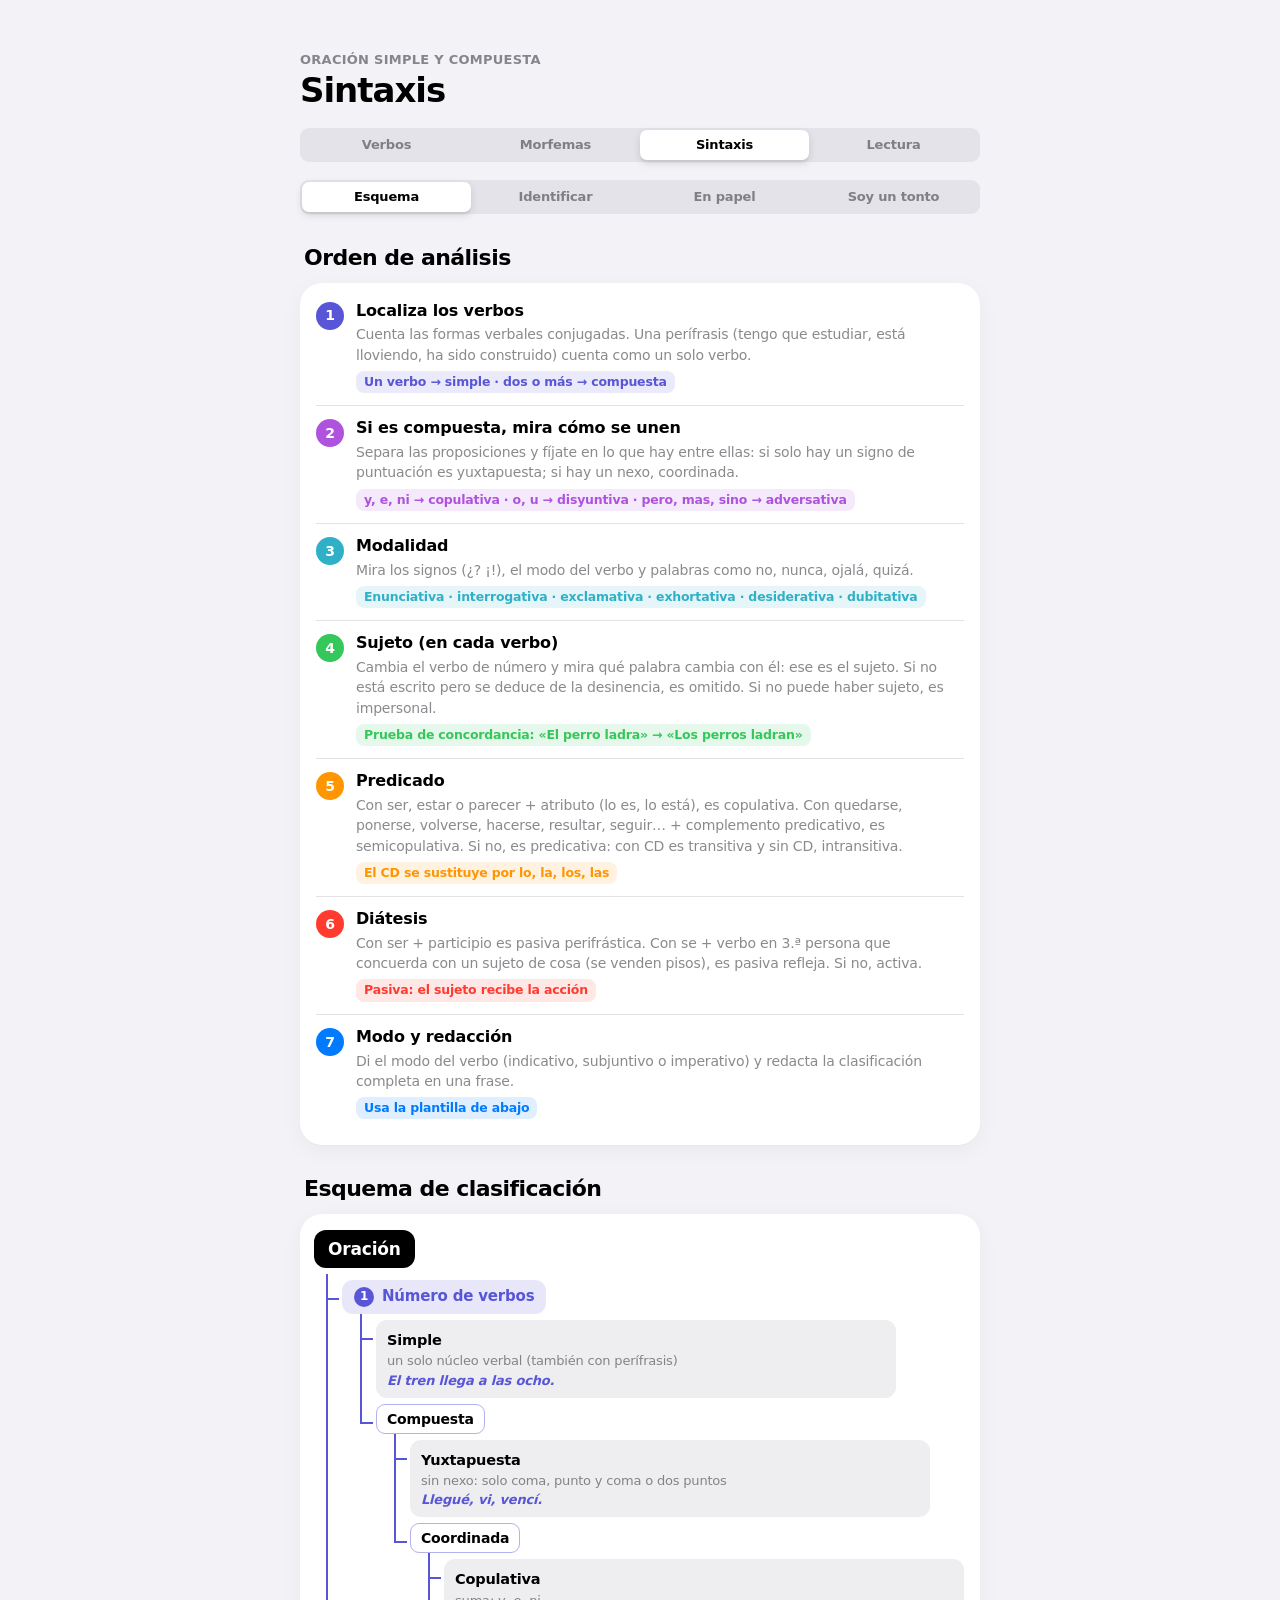
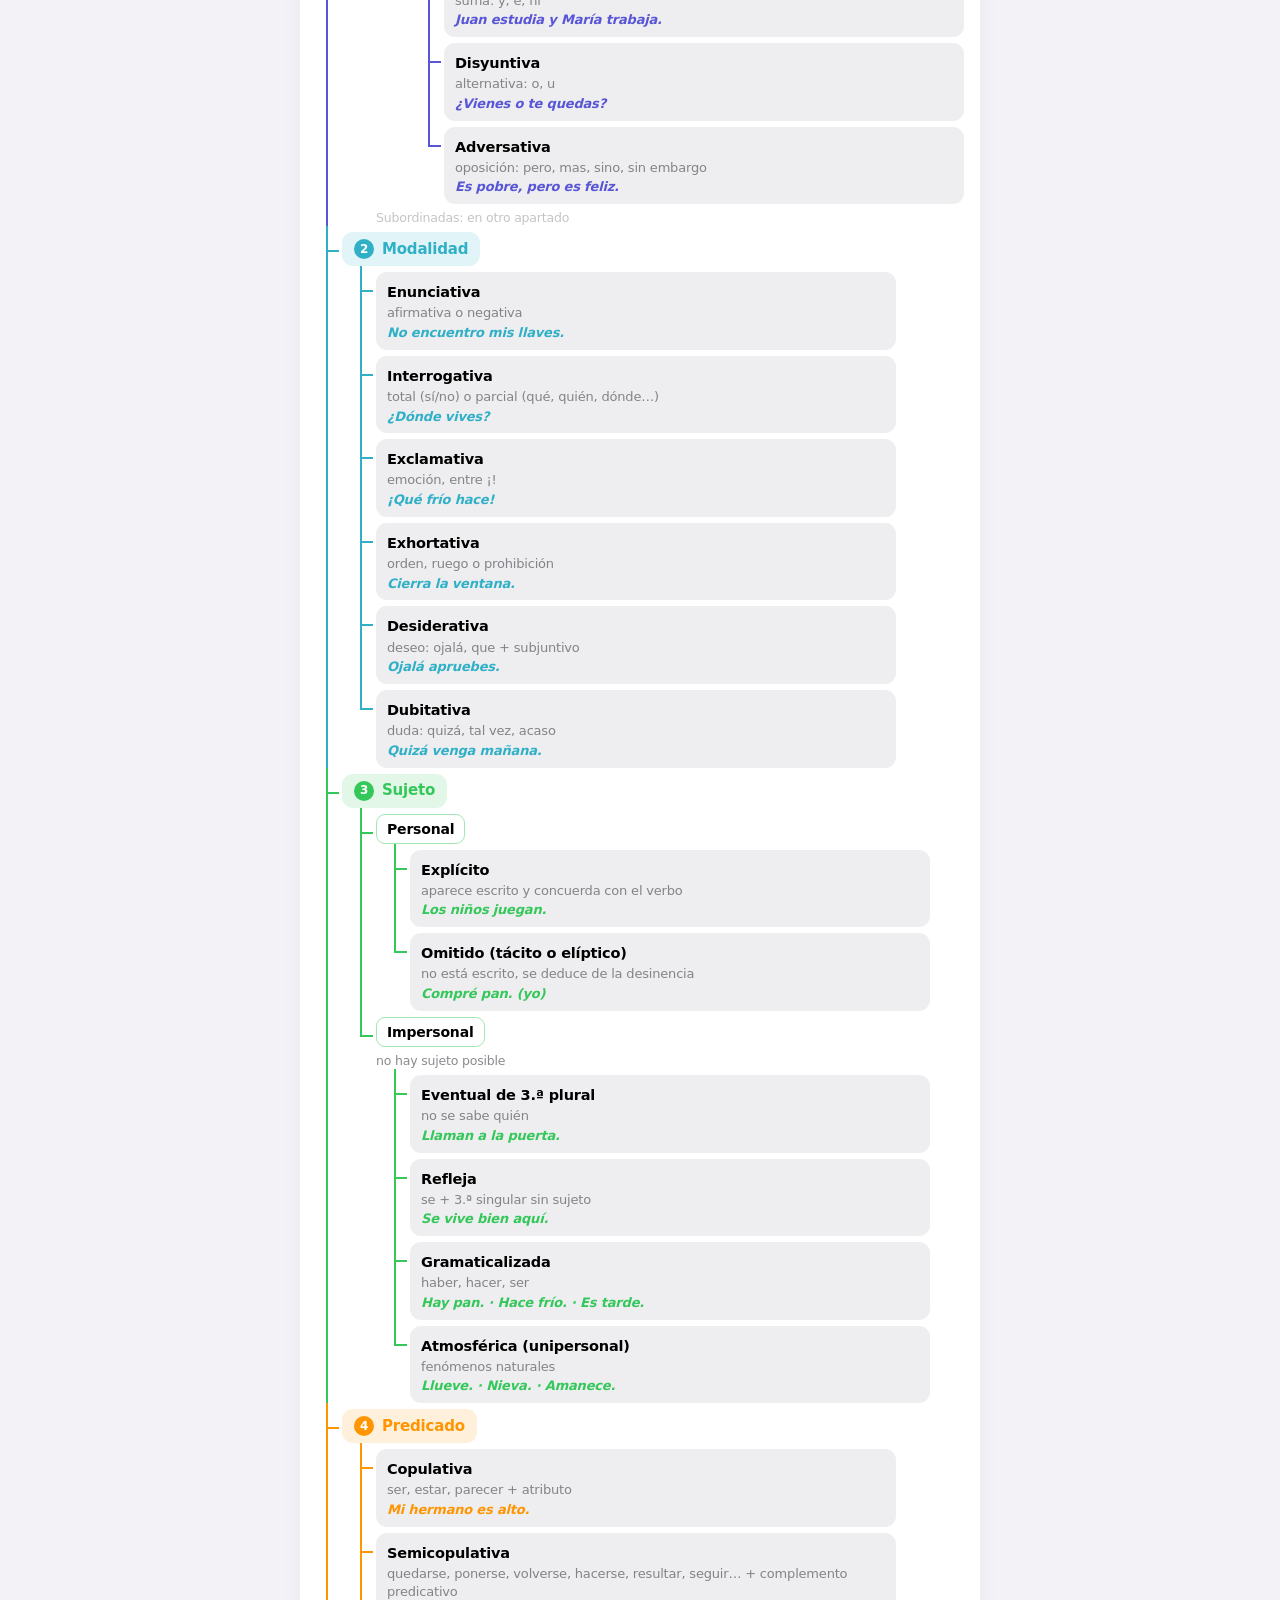
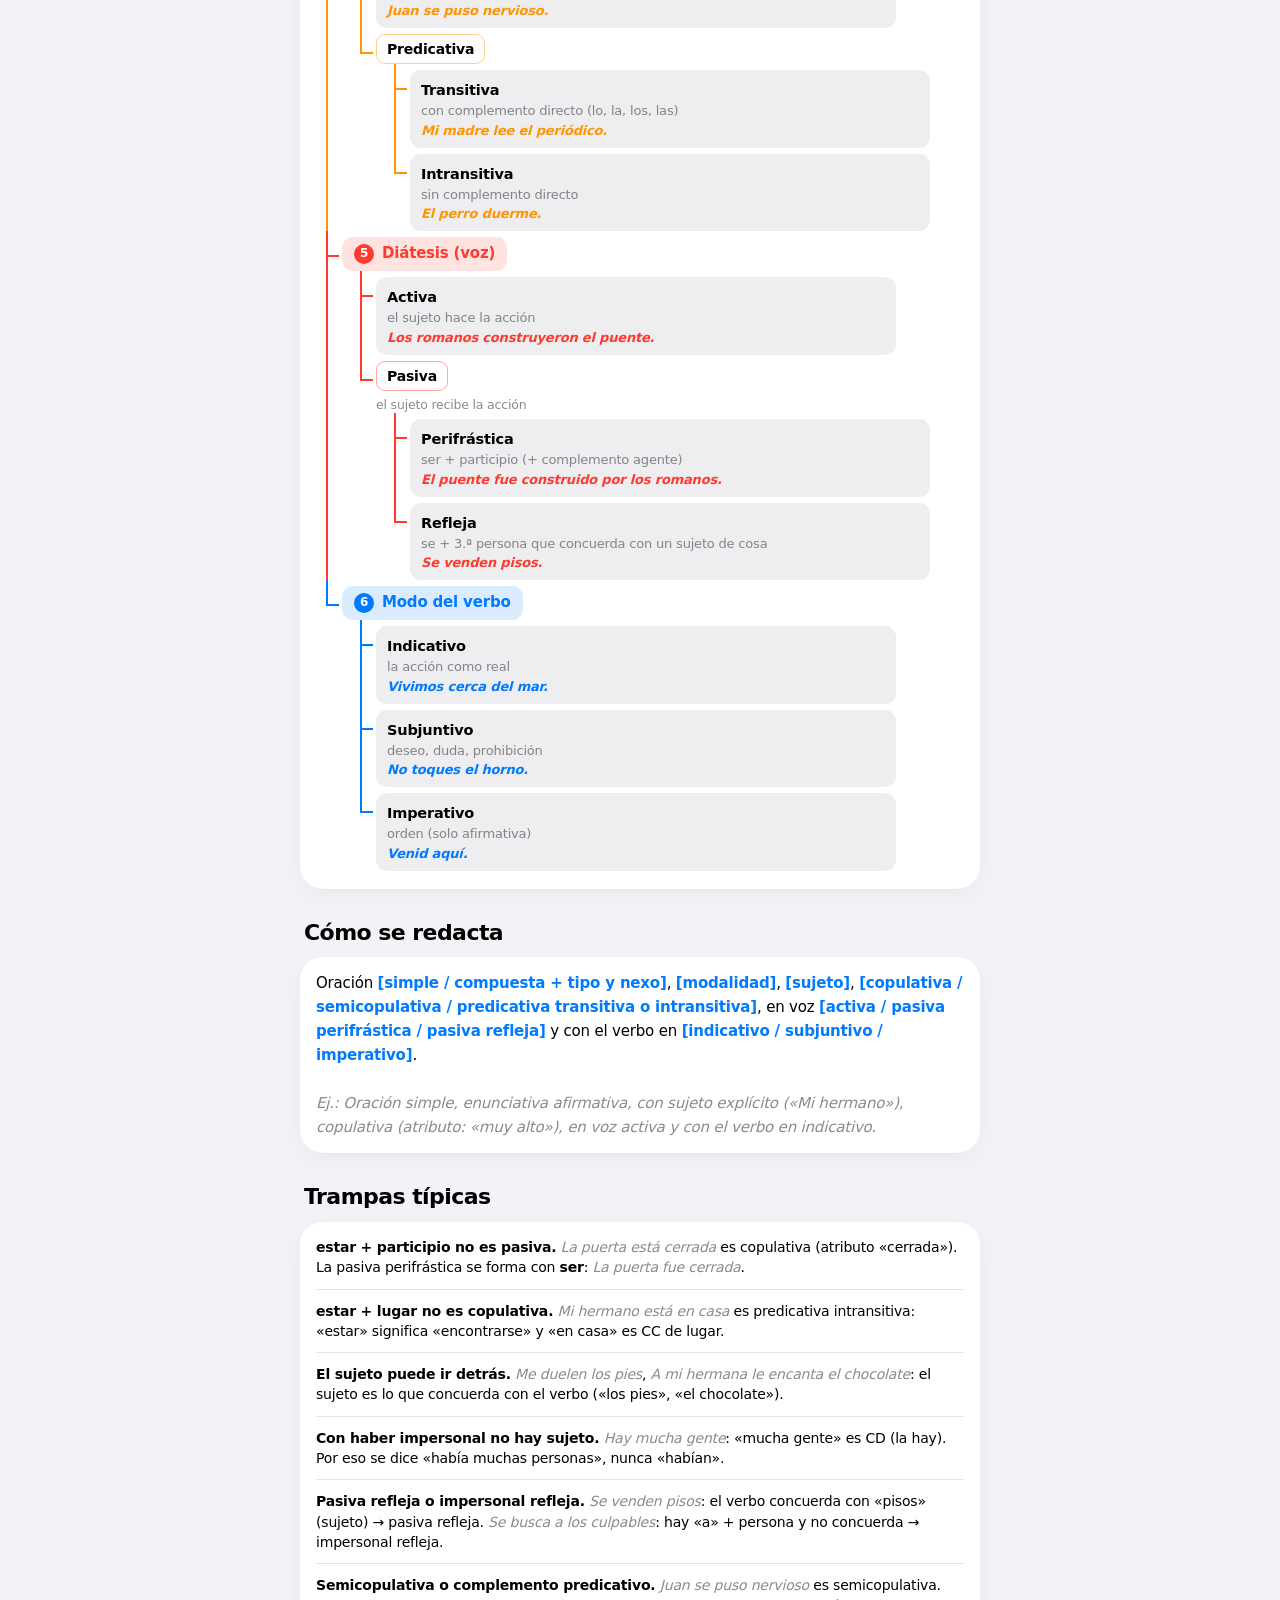
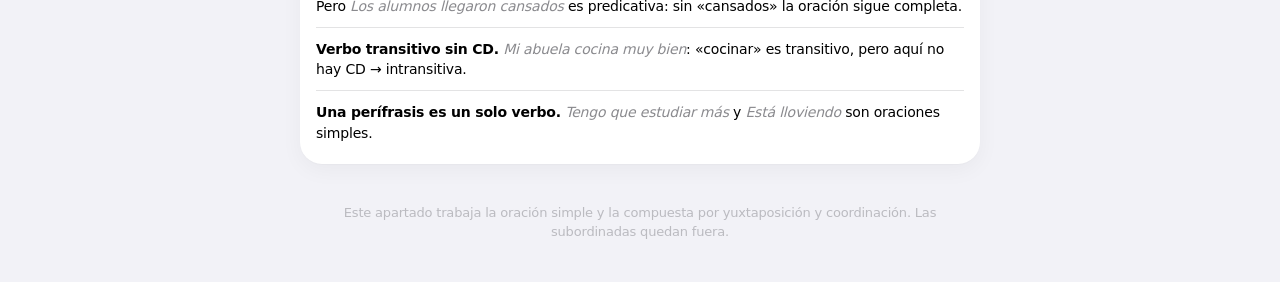
<file: sintaxis.html>
<!doctype html>
<html lang="es">
<head>
<meta charset="utf-8">
<meta name="viewport" content="width=device-width,initial-scale=1,viewport-fit=cover">
<meta name="theme-color" content="#F2F2F7">
<meta name="color-scheme" content="light only">
<title>Sintaxis</title>
<link rel="stylesheet" href="estilo.css">
<link rel="manifest" href="manifest.webmanifest">
<link rel="apple-touch-icon" href="apple-touch-icon.png">
<link rel="icon" type="image/png" href="icon-192.png">
<meta name="apple-mobile-web-app-capable" content="yes">
<meta name="mobile-web-app-capable" content="yes">
<meta name="apple-mobile-web-app-title" content="Lengua">
<style>
.vista-seg{max-width:720px;margin:18px auto 0;padding:0 20px}
.vista-seg .seg{margin:0;--n:4}
/* Soy un tonto: lo que aportan otros, aparte del análisis */
.aporte{padding:16px 16px 14px}
.aporte + .aporte{margin-top:12px}
.aporte h3{font-size:17px;font-weight:700;letter-spacing:-.01em}
.aporte .dice{font-size:15px;line-height:1.5;margin-top:6px}
.aporte .ej{font-size:15px;margin-top:8px;color:var(--label2)}
.aporte .ej i{color:var(--label)}
.aporte .ojo{font-size:14px;line-height:1.45;margin-top:12px;padding:10px 12px;border-radius:12px;background:color-mix(in srgb,var(--orange) 12%,transparent)}
.aporte .ojo b{color:var(--orange-ink)}
@media (max-width:600px){.vista-seg{padding:0 16px}}

/* ───────── Orden de análisis ───────── */
.pasos{padding:6px 16px 14px}
.paso{display:flex;gap:12px;padding:12px 0;border-bottom:1px solid var(--sep)}
.paso:last-child{border-bottom:0}
.paso .n{width:28px;height:28px;border-radius:50%;background:var(--c);color:#fff;font-size:14px;font-weight:700;display:grid;place-items:center;flex:none;margin-top:1px}
.paso h3{font-size:16px;font-weight:700;letter-spacing:-.01em}
.paso p{font-size:14px;line-height:1.45;color:var(--label2);margin-top:3px}
.paso .prueba{display:inline-block;font-size:12.5px;font-weight:600;color:var(--c);background:color-mix(in srgb,var(--c) 12%,transparent);border-radius:8px;padding:3px 8px;margin-top:6px}

/* ───────── Árbol ───────── */
.arbol{padding:16px 14px 18px}
.raiz{display:inline-block;font-size:17px;font-weight:800;padding:8px 14px;border-radius:12px;background:var(--label);color:#fff}
.arbol ul{list-style:none;margin:0;padding:0 0 0 18px;position:relative}
.arbol > ul{margin-top:6px;padding-left:12px}
.arbol li{position:relative;padding:6px 0 0 16px}
/* líneas del árbol */
.arbol li::before{content:"";position:absolute;left:0;top:0;bottom:0;border-left:2px solid var(--c,var(--sep))}
.arbol li:last-child::before{bottom:auto;height:24px}
.arbol li::after{content:"";position:absolute;left:0;top:24px;width:13px;border-top:2px solid var(--c,var(--sep))}
.rama{display:inline-flex;align-items:center;gap:8px;font-size:15px;font-weight:700;padding:7px 12px;border-radius:11px;background:color-mix(in srgb,var(--c) 14%,transparent);color:var(--c)}
.rama .num{width:20px;height:20px;border-radius:50%;background:var(--c);color:#fff;font-size:12px;display:grid;place-items:center}
.sub{display:inline-block;font-size:14px;font-weight:700;padding:5px 10px;border-radius:9px;border:1.5px solid color-mix(in srgb,var(--c) 45%,transparent);color:var(--label)}
.hoja{display:block;background:var(--fill);border-radius:11px;padding:8px 11px;max-width:520px}
.hoja b{font-size:14.5px;font-weight:700;color:var(--label)}
.hoja .pista{display:block;font-size:13px;color:var(--label2);margin-top:2px;line-height:1.35}
.hoja .ej{display:block;font-size:13px;color:var(--c);font-style:italic;margin-top:3px;font-weight:600}
.fuera{display:block;font-size:12.5px;color:var(--label3);padding:6px 0 0}

/* ───────── Plantilla y trampas ───────── */
.plantilla-red{padding:14px 16px;font-size:15px;line-height:1.6}
.plantilla-red span{font-weight:700;color:var(--blue)}
.trampas{padding:4px 16px 10px}
.trampa{padding:11px 0;border-bottom:1px solid var(--sep);font-size:14px;line-height:1.45}
.trampa:last-child{border-bottom:0}
.trampa b{font-weight:700}
.trampa i{color:var(--label2)}

/* ───────── Práctica (como el desafío) ───────── */
.grupos{display:grid;grid-template-columns:1fr 1fr;gap:8px;margin-top:8px}
.grupos button{min-width:0;text-align:left;padding:10px 12px;border-radius:13px;background:var(--fill);transition:background .15s}
.grupos button b{display:block;font-size:15px;font-weight:700;color:var(--label)}
.grupos button small{display:block;font-size:12px;color:var(--label2);margin-top:2px;white-space:nowrap;overflow:hidden;text-overflow:ellipsis}
.grupos button[aria-pressed="true"]{background:var(--blue)}
.grupos button[aria-pressed="true"] b,.grupos button[aria-pressed="true"] small{color:#fff}
.minutos{display:flex;flex-wrap:wrap;gap:6px;justify-content:center;margin-top:8px}
.minutos button{font-size:14px;font-weight:600;padding:8px 12px;border-radius:11px;background:var(--fill);color:var(--label);font-variant-numeric:tabular-nums}
.minutos button[aria-pressed="true"]{background:var(--blue);color:#fff}
.mini-tit{font-size:13px;font-weight:600;color:var(--label2);text-align:center;margin-top:18px}
.reloj{font-variant-numeric:tabular-nums;font-size:15px;font-weight:700;padding:5px 11px;border-radius:99px;background:var(--fill);color:var(--label)}
.reloj[hidden],.barra[hidden]{display:none}
.reloj.poco{background:color-mix(in srgb,var(--orange) 18%,transparent);color:var(--orange-ink)}
.reloj.nada{background:color-mix(in srgb,var(--red) 16%,transparent);color:var(--red-ink)}
.barra{height:4px;border-radius:99px;background:var(--fill-strong);margin-top:12px;overflow:hidden}
.barra i{display:block;height:100%;background:var(--blue);border-radius:99px;transform-origin:left;transition:transform .25s linear}
.barra.poco i{background:var(--orange)}.barra.nada i{background:var(--red)}
.q-oracion{font-size:clamp(24px,6.4vw,34px);font-weight:700;letter-spacing:-.02em;line-height:1.25;margin:36px 0 30px;word-break:break-word}
.en-papel{font-size:14px;color:var(--label2);line-height:1.45;margin-bottom:16px}
.en-papel b{color:var(--label);font-weight:600}
.corr{text-align:left}
.corr-tit{font-size:13px;font-weight:700;color:var(--label2);text-transform:uppercase;letter-spacing:.03em;margin:20px 0 6px}
.modelo-red{font-size:16px;line-height:1.5;padding:12px 14px;border-radius:13px;border:1px dashed var(--sep)}
.linea{display:flex;align-items:flex-start;gap:12px;width:100%;text-align:left;padding:11px 12px;border-radius:13px;background:var(--fill);margin-top:6px;transition:background .15s}
.linea .marca{width:24px;height:24px;border-radius:50%;flex:none;display:grid;place-items:center;box-shadow:inset 0 0 0 2px var(--label3);color:#fff;margin-top:1px}
.linea .marca svg{opacity:0}
.linea.ok{background:color-mix(in srgb,var(--green) 13%,transparent)}
.linea.ok .marca{background:var(--green);box-shadow:none}
.linea.ko{background:color-mix(in srgb,var(--red) 11%,transparent)}
.linea.ko .marca{background:var(--red);box-shadow:none}
.linea.ok .marca svg,.linea.ko .marca svg{opacity:1}
.linea .txt{font-size:15px;line-height:1.4}
.linea .txt b{display:block;font-size:12.5px;font-weight:700;color:var(--label2);text-transform:uppercase;letter-spacing:.02em;margin-bottom:2px}
.nota-aviso{font-size:14px;line-height:1.45;margin-top:12px;padding:10px 12px;border-radius:12px;background:color-mix(in srgb,var(--orange) 12%,transparent);color:var(--label)}
.nota-aviso b{font-weight:700;color:var(--orange-ink)}
.corr-nota{display:flex;align-items:center;justify-content:space-between;gap:12px;margin-top:20px;padding-top:16px;border-top:1px solid var(--sep)}
.corr-nota .grande{font-size:36px;font-weight:700;letter-spacing:-.04em;line-height:1}
.corr-nota small{display:block;font-size:13px;color:var(--label2);margin-top:4px}
.todo-bien{flex:none;font-size:14px;font-weight:600;padding:9px 14px;border-radius:11px;background:var(--fill);color:var(--blue)}
.tiempo-fin{font-size:15px;font-weight:600;color:var(--red-ink);margin:0 0 6px}
.res-fila .row-title b{font-weight:600}

/* ───────── Identificar (una respuesta y verificación) ───────── */
.grupos button.mix{grid-column:1/-1}
.q-oracion mark{background:none;color:inherit;text-decoration:underline;text-decoration-thickness:3px;text-decoration-color:var(--c,var(--blue));text-underline-offset:6px}
.i-preg{font-size:15px;font-weight:600;color:var(--label2);text-align:left;margin:-10px 0 12px}
.opciones{display:grid;gap:7px}
.opciones[hidden],.i-form[hidden],.i-aviso[hidden]{display:none}
.i-form .wide{margin-top:12px}
.i-form.hecha .search{opacity:.6}
.i-aviso{text-align:left;font-size:14px;line-height:1.4;margin-top:10px;padding:9px 12px;border-radius:12px;background:color-mix(in srgb,var(--orange) 12%,transparent)}
.tu-resp{display:block;font-size:13.5px;color:var(--label2);margin-bottom:6px}
.opc{display:flex;align-items:center;gap:11px;width:100%;text-align:left;padding:12px 13px;border-radius:13px;background:var(--fill);font-size:15.5px;font-weight:600;color:var(--label);transition:background .15s,opacity .15s}
.opc kbd{flex:none;min-width:22px;text-align:center}
.opc.ok{background:color-mix(in srgb,var(--green) 18%,transparent)}
.opc.ko{background:color-mix(in srgb,var(--red) 15%,transparent)}
.opc.apagada{opacity:.45}
.opc:disabled{cursor:default}
.veredicto{text-align:left;margin-top:16px;padding:12px 14px;border-radius:13px;font-size:15px;line-height:1.45}
.veredicto.ok{background:color-mix(in srgb,var(--green) 13%,transparent)}
.veredicto.ko{background:color-mix(in srgb,var(--red) 11%,transparent)}
.veredicto b{display:block;font-size:16px;margin-bottom:3px}
.veredicto.ok b{color:var(--green-ink)}.veredicto.ko b{color:var(--red-ink)}
</style>
</head>
<body>

<div class="topbar" id="topbar">
  <div class="topbar-inner">
    <span><button class="link" id="backBtn" hidden><i data-i="left" data-s="22" data-w="2.4"></i>Salir</button></span>
    <span class="topbar-title" id="topTitle">Sintaxis</span>
    <span class="counter num" id="counter" hidden></span>
  </div>
</div>

<!-- ───────── Inicio: esquema y práctica ───────── -->
<div id="vInicio">
  <header class="large"><p class="date">Oración simple y compuesta</p><h1>Sintaxis</h1></header>
  <nav class="games" aria-label="Juego"><div class="seg" style="--i:2;--n:4"><span class="seg-thumb"></span><a href="index.html" aria-current="false">Verbos</a><a href="morfemas.html" aria-current="false">Morfemas</a><a href="sintaxis.html" aria-current="page">Sintaxis</a><a href="lectura.html" aria-current="false">Lectura</a></div></nav>
  <div class="vista-seg"><div class="seg" id="vistaSeg"><span class="seg-thumb"></span><button role="radio" data-v="esquema">Esquema</button><button role="radio" data-v="identificar">Identificar</button><button role="radio" data-v="practica">En papel</button><button role="radio" data-v="tonto">Soy un tonto</button></div></div>

  <!-- Esquema -->
  <main class="layout" id="zEsquema">
    <div class="section-head"><h2>Orden de análisis</h2></div>
    <div class="card pasos" id="pasos"></div>

    <div class="section-head"><h2>Esquema de clasificación</h2></div>
    <div class="card arbol" id="arbol"></div>

    <div class="section-head"><h2>Cómo se redacta</h2></div>
    <div class="card plantilla-red">Oración <span>[simple / compuesta + tipo y nexo]</span>, <span>[modalidad]</span>, <span>[sujeto]</span>, <span>[copulativa / semicopulativa / predicativa transitiva o intransitiva]</span>, en voz <span>[activa / pasiva perifrástica / pasiva refleja]</span> y con el verbo en <span>[indicativo / subjuntivo / imperativo]</span>.<br><br>
      <i style="color:var(--label2)">Ej.: Oración simple, enunciativa afirmativa, con sujeto explícito («Mi hermano»), copulativa (atributo: «muy alto»), en voz activa y con el verbo en indicativo.</i></div>

    <div class="section-head"><h2>Trampas típicas</h2></div>
    <div class="card trampas" id="trampas"></div>
    <p class="foot">Este apartado trabaja la oración simple y la compuesta por yuxtaposición y coordinación. Las subordinadas quedan fuera.</p>
  </main>

  <!-- Práctica -->
  <main class="layout" id="zPractica" hidden>
    <div class="section-head"><h2>Práctica en papel</h2></div>
    <div class="card hero">
      <div class="hero-head">
        <div class="hero-id"><div class="hero-name" id="hName"></div><div class="hero-sub" id="hSub"></div></div>
        <span class="pill num" id="hPill"></span>
      </div>
      <div class="ring-wrap">
        <svg class="ring" viewBox="0 0 240 240" aria-hidden="true">
          <defs><linearGradient id="rg1" x1="0" y1="0" x2="1" y2="1"><stop offset="0" class="s1"/><stop offset="1" class="s2"/></linearGradient></defs>
          <circle class="t" cx="120" cy="120" r="100"/>
          <circle class="p" id="hRing" cx="120" cy="120" r="100" stroke="url(#rg1)"/>
        </svg>
        <div class="ring-center"><div class="ring-num num" id="hNum">–</div><div class="ring-sub" id="hRingSub">mejor nota</div></div>
      </div>
      <button class="wide" id="startBtn">Empezar ronda <kbd>Enter</kbd></button>
      <div class="mini-tit">Dificultad</div>
      <div class="grupos" id="grupos"></div>
      <div class="mini-tit">Tiempo por oración</div>
      <div class="minutos" id="minutos"></div>
    </div>
    <div class="section-head"><h2>Historial</h2></div>
    <div class="list" id="hist"></div>
    <p class="foot">Analiza cada oración en papel siguiendo el orden de análisis. En la corrección, marca cada línea que tengas bien: la nota sale de lo que marques.</p>
  </main>

  <!-- Identificar -->
  <main class="layout" id="zIdent" hidden>
    <div class="section-head"><h2>Identificar por partes</h2></div>
    <div class="card hero">
      <div class="hero-head">
        <div class="hero-id"><div class="hero-name" id="iName"></div><div class="hero-sub" id="iSub"></div></div>
        <span class="pill num" id="iPill"></span>
      </div>
      <div class="ring-wrap">
        <svg class="ring" viewBox="0 0 240 240" aria-hidden="true">
          <defs><linearGradient id="rg3" x1="0" y1="0" x2="1" y2="1"><stop offset="0" class="s1"/><stop offset="1" class="s2"/></linearGradient></defs>
          <circle class="t" cx="120" cy="120" r="100"/>
          <circle class="p" id="iRing" cx="120" cy="120" r="100" stroke="url(#rg3)"/>
        </svg>
        <div class="ring-center"><div class="ring-num num" id="iNum">–</div><div class="ring-sub" id="iRingSub">mejor nota</div></div>
      </div>
      <button class="wide" id="iStartBtn">Empezar ronda <kbd>Enter</kbd></button>
      <div class="mini-tit">Qué quieres practicar</div>
      <div class="grupos" id="aspectos"></div>
      <div class="mini-tit">Cómo respondes</div>
      <div class="minutos" id="formaResp"></div>
    </div>
    <div class="section-head"><h2>Historial</h2></div>
    <div class="list" id="iHist"></div>
    <p class="foot">Rondas de 10 oraciones. Cada vez se pregunta solo por una cosa: escribes la respuesta (o la eliges, si activas las opciones) y se comprueba al momento, con la explicación. Las respuestas salen repartidas para que practiques también los casos raros. En las compuestas se pregunta por la proposición subrayada.</p>
  </main>

  <!-- Soy un tonto: aportaciones de otros, fuera del esquema y de la práctica -->
  <main class="layout" id="zTonto" hidden>
    <div class="section-head"><h2>Modo soy un tonto</h2></div>
    <div id="aportes"></div>
    <p class="foot">Aquí se recoge lo que aportan otros. No entra en el esquema, ni en Identificar, ni en la práctica en papel.</p>
  </main>
</div>

<!-- ───────── Identificar: pregunta ───────── -->
<div id="vIdent" hidden>
  <header class="large"><p class="date num" id="iMeta"></p><h1 id="iTitle"></h1></header>
  <main class="layout">
    <div class="progress" id="iProg" role="img"></div>
    <div class="card q">
      <div class="q-top"><span class="q-person" id="iAsp"></span></div>
      <div class="q-oracion" id="iOracion"></div>
      <p class="i-preg" id="iPreg"></p>
      <div class="opciones" id="iOpc"></div>
      <form class="i-form" id="iForm" autocomplete="off">
        <label class="search"><i data-i="pencil" data-s="18" data-w="2.2"></i>
          <input id="iAns" placeholder="Escribe la respuesta" autocomplete="off" autocapitalize="off" spellcheck="false" aria-label="Respuesta"></label>
        <p class="i-aviso" id="iAviso" hidden role="status"></p>
        <button class="wide" id="iComp" type="submit">Comprobar <kbd>Enter</kbd></button>
      </form>
      <div id="iVer"></div>
    </div>
  </main>
</div>

<!-- ───────── Oración ───────── -->
<div id="vPregunta" hidden>
  <header class="large"><p class="date num" id="qMeta"></p><h1 id="qTitle">Oración 1</h1></header>
  <main class="layout">
    <div class="progress" id="prog" role="img"></div>
    <div class="card q">
      <div class="q-top"><span class="q-person" id="qNivel"></span><span class="reloj" id="reloj">0:00</span></div>
      <div class="barra" id="barra"><i id="barraIn"></i></div>
      <div class="q-oracion" id="qOracion"></div>
      <div id="zonaPapel">
        <p class="en-papel">Analízala en papel: <b>verbos</b> (simple o compuesta), <b>modalidad</b>, <b>sujeto</b>, <b>predicado</b>, <b>diátesis</b> y <b>modo</b>.</p>
        <button class="wide" id="verBtn">Ver la corrección <kbd>Enter</kbd></button>
      </div>
      <div class="corr" id="corr" hidden></div>
    </div>
  </main>
</div>

<!-- ───────── Resultado ───────── -->
<div id="vResultado" hidden>
  <header class="large"><p class="date" id="rMeta"></p><h1 id="rTitle"></h1></header>
  <main class="layout">
    <div class="section-head"><h2>Nota de la ronda</h2></div>
    <div class="card hero">
      <div class="hero-head">
        <div class="hero-id"><div class="hero-name" id="rName"></div><div class="hero-sub" id="rSub"></div></div>
        <span class="pill num" id="rPill"></span>
      </div>
      <div class="ring-wrap">
        <svg class="ring" viewBox="0 0 240 240" aria-hidden="true">
          <defs><linearGradient id="rg2" x1="0" y1="0" x2="1" y2="1"><stop offset="0" class="s1"/><stop offset="1" class="s2"/></linearGradient></defs>
          <circle class="t" cx="120" cy="120" r="100"/>
          <circle class="p" id="rRing" cx="120" cy="120" r="100" stroke="url(#rg2)"/>
        </svg>
        <div class="ring-center"><div class="ring-num num" id="rNum"></div><div class="ring-sub">sobre 10</div></div>
      </div>
      <button class="wide" id="otraBtn">Otra ronda <kbd>Enter</kbd></button>
      <button class="wide soft" id="inicioBtn">Volver</button>
    </div>
    <div class="tiles" id="rTiles" style="margin-top:18px"></div>
    <div class="section-head"><h2>Oración a oración</h2></div>
    <div class="list" id="rLista"></div>
  </main>
</div>

<div class="toast" id="toast" role="status"><span class="ic"></span><span class="tx"></span></div>

<script src="sintaxis-datos.js"></script>
<script src="comun.js"></script>
<script>
const { ORACIONES, MODALIDAD, ESTRUCTURA, SUJETO, PREDICADO, DIATESIS, MODO, correccion, puntuacion } = Sintaxis;
const LS = crearAlmacen('sintaxis.');

// ───────── Esquema: orden de análisis, árbol y trampas ─────────
const PASOS = [
  ['var(--indigo)', 'Localiza los verbos', 'Cuenta las formas verbales conjugadas. Una perífrasis (tengo que estudiar, está lloviendo, ha sido construido) cuenta como un solo verbo.', 'Un verbo → simple · dos o más → compuesta'],
  ['var(--purple)', 'Si es compuesta, mira cómo se unen', 'Separa las proposiciones y fíjate en lo que hay entre ellas: si solo hay un signo de puntuación es yuxtapuesta; si hay un nexo, coordinada.', 'y, e, ni → copulativa · o, u → disyuntiva · pero, mas, sino → adversativa'],
  ['var(--teal)', 'Modalidad', 'Mira los signos (¿? ¡!), el modo del verbo y palabras como no, nunca, ojalá, quizá.', 'Enunciativa · interrogativa · exclamativa · exhortativa · desiderativa · dubitativa'],
  ['var(--green)', 'Sujeto (en cada verbo)', 'Cambia el verbo de número y mira qué palabra cambia con él: ese es el sujeto. Si no está escrito pero se deduce de la desinencia, es omitido. Si no puede haber sujeto, es impersonal.', 'Prueba de concordancia: «El perro ladra» → «Los perros ladran»'],
  ['var(--orange)', 'Predicado', 'Con ser, estar o parecer + atributo (lo es, lo está), es copulativa. Con quedarse, ponerse, volverse, hacerse, resultar, seguir… + complemento predicativo, es semicopulativa. Si no, es predicativa: con CD es transitiva y sin CD, intransitiva.', 'El CD se sustituye por lo, la, los, las'],
  ['var(--red)', 'Diátesis', 'Con ser + participio es pasiva perifrástica. Con se + verbo en 3.ª persona que concuerda con un sujeto de cosa (se venden pisos), es pasiva refleja. Si no, activa.', 'Pasiva: el sujeto recibe la acción'],
  ['var(--blue)', 'Modo y redacción', 'Di el modo del verbo (indicativo, subjuntivo o imperativo) y redacta la clasificación completa en una frase.', 'Usa la plantilla de abajo']
];
const HOJA = (nombre, pista, ej) => `<span class="hoja"><b>${nombre}</b>${pista ? `<span class="pista">${pista}</span>` : ''}${ej ? `<span class="ej">${ej}</span>` : ''}</span>`;
const ARBOL = [
  ['var(--indigo)', 'Número de verbos', [
    ['Simple', 'un solo núcleo verbal (también con perífrasis)', 'El tren llega a las ocho.'],
    ['Compuesta', null, null, [
      ['Yuxtapuesta', 'sin nexo: solo coma, punto y coma o dos puntos', 'Llegué, vi, vencí.'],
      ['Coordinada', null, null, [
        ['Copulativa', 'suma: y, e, ni', 'Juan estudia y María trabaja.'],
        ['Disyuntiva', 'alternativa: o, u', '¿Vienes o te quedas?'],
        ['Adversativa', 'oposición: pero, mas, sino, sin embargo', 'Es pobre, pero es feliz.']
      ]]
    ], 'Subordinadas: en otro apartado']
  ]],
  ['var(--teal)', 'Modalidad', [
    ['Enunciativa', 'afirmativa o negativa', 'No encuentro mis llaves.'],
    ['Interrogativa', 'total (sí/no) o parcial (qué, quién, dónde…)', '¿Dónde vives?'],
    ['Exclamativa', 'emoción, entre ¡!', '¡Qué frío hace!'],
    ['Exhortativa', 'orden, ruego o prohibición', 'Cierra la ventana.'],
    ['Desiderativa', 'deseo: ojalá, que + subjuntivo', 'Ojalá apruebes.'],
    ['Dubitativa', 'duda: quizá, tal vez, acaso', 'Quizá venga mañana.']
  ]],
  ['var(--green)', 'Sujeto', [
    ['Personal', null, null, [
      ['Explícito', 'aparece escrito y concuerda con el verbo', 'Los niños juegan.'],
      ['Omitido (tácito o elíptico)', 'no está escrito, se deduce de la desinencia', 'Compré pan. (yo)']
    ]],
    ['Impersonal', 'no hay sujeto posible', null, [
      ['Eventual de 3.ª plural', 'no se sabe quién', 'Llaman a la puerta.'],
      ['Refleja', 'se + 3.ª singular sin sujeto', 'Se vive bien aquí.'],
      ['Gramaticalizada', 'haber, hacer, ser', 'Hay pan. · Hace frío. · Es tarde.'],
      ['Atmosférica (unipersonal)', 'fenómenos naturales', 'Llueve. · Nieva. · Amanece.']
    ]]
  ]],
  ['var(--orange)', 'Predicado', [
    ['Copulativa', 'ser, estar, parecer + atributo', 'Mi hermano es alto.'],
    ['Semicopulativa', 'quedarse, ponerse, volverse, hacerse, resultar, seguir… + complemento predicativo', 'Juan se puso nervioso.'],
    ['Predicativa', null, null, [
      ['Transitiva', 'con complemento directo (lo, la, los, las)', 'Mi madre lee el periódico.'],
      ['Intransitiva', 'sin complemento directo', 'El perro duerme.']
    ]]
  ]],
  ['var(--red)', 'Diátesis (voz)', [
    ['Activa', 'el sujeto hace la acción', 'Los romanos construyeron el puente.'],
    ['Pasiva', 'el sujeto recibe la acción', null, [
      ['Perifrástica', 'ser + participio (+ complemento agente)', 'El puente fue construido por los romanos.'],
      ['Refleja', 'se + 3.ª persona que concuerda con un sujeto de cosa', 'Se venden pisos.']
    ]]
  ]],
  ['var(--blue)', 'Modo del verbo', [
    ['Indicativo', 'la acción como real', 'Vivimos cerca del mar.'],
    ['Subjuntivo', 'deseo, duda, prohibición', 'No toques el horno.'],
    ['Imperativo', 'orden (solo afirmativa)', 'Venid aquí.']
  ]]
];
function pintarRamas(lista) {
  return `<ul>${lista.map(([nombre, pista, ej, hijos, fuera]) => `<li>${hijos ? `<span class="sub">${nombre}</span>${pista ? `<span class="fuera" style="color:var(--label2)">${pista}</span>` : ''}${pintarRamas(hijos)}` : HOJA(nombre, pista, ej)}${fuera ? `<span class="fuera">${fuera}</span>` : ''}</li>`).join('')}</ul>`;
}
const TRAMPAS = [
  ['estar + participio no es pasiva', '<i>La puerta está cerrada</i> es copulativa (atributo «cerrada»). La pasiva perifrástica se forma con <b>ser</b>: <i>La puerta fue cerrada</i>.'],
  ['estar + lugar no es copulativa', '<i>Mi hermano está en casa</i> es predicativa intransitiva: «estar» significa «encontrarse» y «en casa» es CC de lugar.'],
  ['El sujeto puede ir detrás', '<i>Me duelen los pies</i>, <i>A mi hermana le encanta el chocolate</i>: el sujeto es lo que concuerda con el verbo («los pies», «el chocolate»).'],
  ['Con haber impersonal no hay sujeto', '<i>Hay mucha gente</i>: «mucha gente» es CD (la hay). Por eso se dice «había muchas personas», nunca «habían».'],
  ['Pasiva refleja o impersonal refleja', '<i>Se venden pisos</i>: el verbo concuerda con «pisos» (sujeto) → pasiva refleja. <i>Se busca a los culpables</i>: hay «a» + persona y no concuerda → impersonal refleja.'],
  ['Semicopulativa o complemento predicativo', '<i>Juan se puso nervioso</i> es semicopulativa. Pero <i>Los alumnos llegaron cansados</i> es predicativa: sin «cansados» la oración sigue completa.'],
  ['Verbo transitivo sin CD', '<i>Mi abuela cocina muy bien</i>: «cocinar» es transitivo, pero aquí no hay CD → intransitiva.'],
  ['Una perífrasis es un solo verbo', '<i>Tengo que estudiar más</i> y <i>Está lloviendo</i> son oraciones simples.']
];
$('#pasos').innerHTML = PASOS.map(([c, t, p, pr], i) => `<div class="paso" style="--c:${c}"><span class="n">${i + 1}</span><div><h3>${t}</h3><p>${p}</p><span class="prueba">${pr}</span></div></div>`).join('');
$('#arbol').innerHTML = `<span class="raiz">Oración</span><ul>${ARBOL.map(([c, nombre, hijos], i) => `<li style="--c:${c}"><span class="rama" style="--c:${c}"><span class="num">${i + 1}</span>${nombre}</span>${pintarRamas(hijos)}</li>`).join('')}</ul>`;
// ───────── Soy un tonto: lo que aportan otros (con lo que dice la gramática) ─────────
const APORTES = [
  { titulo: 'Oración coordinada comparativa',
    dice: 'Relaciona dos ideas para comparar sus características, indicando igualdad, superioridad o inferioridad. Utiliza expresiones como tan… como, más… que o menos… que.',
    ejemplo: 'Juan es más alto que Pedro.',
    gramatica: 'La gramática (RAE y manuales de Bachillerato) no recoge una «coordinada comparativa». Las comparativas (tan… como, más… que, menos… que) se estudian como construcciones comparativas; tradicionalmente, subordinadas adverbiales comparativas. En «Juan es más alto que Pedro», el segundo término lleva el verbo sobreentendido: «… que Pedro [es alto]».' }
];
$('#aportes').innerHTML = APORTES.map(a => `<div class="card aporte"><h3>${esc(a.titulo)}</h3><p class="dice">${esc(a.dice)}</p><p class="ej">Ejemplo: <i>${esc(a.ejemplo)}</i></p><p class="ojo"><b>Ojo:</b> ${esc(a.gramatica)}</p></div>`).join('');
$('#trampas').innerHTML = TRAMPAS.map(([t, d]) => `<div class="trampa"><b>${t}.</b> ${d}</div>`).join('');

// ───────── Vistas ─────────
const vistas = ['vInicio', 'vPregunta', 'vIdent', 'vResultado'];
function ver(id, titulo) {
  // al repintar el inicio (al elegir grupo, categoría…) no se salta arriba: el toque no se pierde
  const repinta = id === 'vInicio' && !$('#vInicio').hidden;
  vistas.forEach(v => $('#' + v).hidden = v !== id);
  $('#backBtn').hidden = id === 'vInicio';
  $('#counter').hidden = id !== 'vPregunta' && id !== 'vIdent';
  $('#topTitle').textContent = titulo || 'Sintaxis';
  if (!repinta) window.scrollTo(0, 0);
  if (id !== 'vInicio' && !(history.state && history.state.juego)) history.pushState({ juego: 1 }, '');
}
let vista = LS.get('vista', 'esquema');
const VISTAS = ['esquema', 'identificar', 'practica', 'tonto'];
if (!VISTAS.includes(vista)) vista = 'esquema';
function pintarVista() {
  $('#vistaSeg').style.setProperty('--i', VISTAS.indexOf(vista));
  $('#vistaSeg').querySelectorAll('[data-v]').forEach(b => b.setAttribute('aria-checked', b.dataset.v === vista));
  $('#zEsquema').hidden = vista !== 'esquema'; $('#zPractica').hidden = vista !== 'practica'; $('#zIdent').hidden = vista !== 'identificar'; $('#zTonto').hidden = vista !== 'tonto';
}
$('#vistaSeg').onclick = e => { const b = e.target.closest('[data-v]'); if (b) { vista = b.dataset.v; LS.set('vista', vista); pintarVista(); } };

// ───────── Práctica: grupos de dificultad ─────────
const GRUPOS = ['Fácil', 'Medio', 'Alto', 'Estás loco'];
const ordenadas = ORACIONES.map(o => [o, puntuacion(o)]).sort((a, b) => a[1] - b[1] || a[0].texto.localeCompare(b[0].texto, 'es'));
const POR_GRUPO = [[], [], [], []];
ordenadas.forEach(([o], i) => POR_GRUPO[[0.3, 0.6, 0.85].filter(c => i >= c * ordenadas.length).length].push(o));
const POR_RONDA = 10, OPC_MIN = [1, 2, 3, 4, 5, 7, 10, 0];
let grupo = LS.get('grupo', 0), minutos = LS.get('minutos', 3);
const fmtMin = m => m ? `${m} min` : 'Sin límite';
function pintarInicio() {
  parar();
  ver('vInicio');
  pintarVista();
  const hist = LS.get('historial', []).filter(h => h.grupo === grupo);
  const mejor = hist.length ? Math.max(...hist.map(h => h.nota)) : null;
  $('#hName').textContent = GRUPOS[grupo];
  $('#hSub').textContent = `${Math.min(POR_RONDA, POR_GRUPO[grupo].length)} oraciones de ${POR_GRUPO[grupo].length} en este grupo`;
  $('#hNum').textContent = mejor === null ? '–' : fmt(mejor);
  $('#hRingSub').textContent = mejor === null ? 'aún sin rondas' : 'mejor nota';
  $('#hPill').textContent = hist.length ? `${hist.length} ronda${hist.length > 1 ? 's' : ''}` : 'Nueva';
  $('#hPill').className = 'pill num' + (mejor === null ? '' : ' ' + clasePill(mejor));
  anillo($('#hRing'), mejor === null ? 0 : mejor / 10, mejor === null ? 'var(--blue)' : colorNota(mejor));
  $('#grupos').innerHTML = POR_GRUPO.map((l, k) => `<button data-g="${k}" aria-pressed="${k === grupo}"><b>${GRUPOS[k]}</b><small>${l.length} · ${esc(l[Math.floor(l.length / 2)].texto)}</small></button>`).join('');
  $('#minutos').innerHTML = OPC_MIN.map(m => `<button data-m="${m}" aria-pressed="${m === minutos}">${fmtMin(m)}</button>`).join('');
  $('#hist').innerHTML = hist.length ? hist.slice(-8).reverse().map(h => `
    <div class="row"><span class="app-icon" style="--c:${colorNota(h.nota)}">${svg('flame', 17, 2.2)}</span>
      <div class="row-main"><div class="row-text"><div class="row-title">${fmt(h.nota)} · ${calif(h.nota)}</div><div class="row-sub">${esc(h.fecha)} · ${GRUPOS[h.grupo]}</div></div></div></div>`).join('')
    : '<div class="placeholder">Aquí aparecerán tus rondas.</div>';
  pintarIdent();
}
$('#grupos').onclick = e => { const b = e.target.closest('[data-g]'); if (b) { grupo = +b.dataset.g; LS.set('grupo', grupo); pintarInicio(); } };
$('#minutos').onclick = e => {
  const b = e.target.closest('[data-m]'); if (!b) return;
  minutos = +b.dataset.m; LS.set('minutos', minutos);
  $('#minutos').querySelectorAll('[data-m]').forEach(x => x.setAttribute('aria-pressed', x === b));
};

// ───────── Ronda ─────────
let ronda = null, o = null, fin = 0, reloj = 0, corregida = false, marcas = [];
function empezar() {
  const lista = POR_GRUPO[grupo], vistos = new Set(LS.get('vistos', []));
  const nuevas = barajar(lista.filter(x => !vistos.has(x.texto)));
  const elegidas = (nuevas.length >= POR_RONDA ? nuevas : [...nuevas, ...barajar(lista.filter(x => vistos.has(x.texto)))]).slice(0, POR_RONDA);
  ultimaRonda = 'papel';
  ronda = { grupo, minutos, items: elegidas.sort((a, b) => puntuacion(a) - puntuacion(b)), i: 0, res: [] };
  LS.set('vistos', [...LS.get('vistos', []), ...ronda.items.map(x => x.texto)].slice(-100));
  pregunta();
}
function pregunta() {
  o = ronda.items[ronda.i]; corregida = false;
  ver('vPregunta', 'Sintaxis · práctica');
  $('#counter').textContent = `${ronda.i + 1}/${ronda.items.length}`;
  $('#qMeta').textContent = `${GRUPOS[ronda.grupo]} · ${fmtMin(ronda.minutos)} por oración`;
  $('#qTitle').textContent = `Oración ${ronda.i + 1}`;
  $('#prog').innerHTML = ronda.items.map((_, k) => `<span class="${k < ronda.i ? (ronda.res[k].nota >= 5 ? 'ok' : 'ko') : k === ronda.i ? 'now' : ''}"></span>`).join('');
  $('#qNivel').textContent = GRUPOS[ronda.grupo];
  $('#qOracion').textContent = o.texto;
  $('#zonaPapel').hidden = false; $('#corr').hidden = true; $('#corr').innerHTML = '';
  $('#barra').hidden = !ronda.minutos; $('#reloj').hidden = !ronda.minutos;
  parar();
  if (ronda.minutos) { fin = Date.now() + ronda.minutos * 60000; reloj = setInterval(tic, 250); tic(); }
}
function tic() {
  const quedan = Math.max(0, fin - Date.now()), s = Math.ceil(quedan / 1000);
  $('#reloj').textContent = `${Math.floor(s / 60)}:${String(s % 60).padStart(2, '0')}`;
  const estado = quedan <= 10000 ? 'nada' : quedan <= 30000 ? 'poco' : '';
  $('#reloj').className = 'reloj ' + estado; $('#barra').className = 'barra ' + estado;
  $('#barraIn').style.transform = `scaleX(${quedan / (ronda.minutos * 60000)})`;
  if (quedan <= 0) { parar(); try { navigator.vibrate && navigator.vibrate([200, 100, 200]); } catch {} corregir(true); }
}
function parar() { clearInterval(reloj); reloj = 0; }

// ───────── Corrección redactada y líneas para marcar ─────────
const r1 = x => Math.round(x * 10) / 10;
function corregir(agotado) {
  if (corregida) return;
  corregida = true; parar();
  const c = correccion(o);
  marcas = c.lineas.map(() => null);
  $('#zonaPapel').hidden = true; $('#corr').hidden = false;
  $('#corr').innerHTML = `${agotado ? '<p class="tiempo-fin">Se acabó el tiempo.</p>' : ''}
    <div class="corr-tit" style="margin-top:4px">Clasificación redactada</div>
    <div class="modelo-red">${esc(c.redaccion)}</div>
    <div class="corr-tit">Marca lo que tengas bien</div>
    ${c.lineas.map((l, k) => `<button class="linea" data-k="${k}"><span class="marca">${svg('check', 14, 3.4)}</span><span class="txt"><b>${esc(l.titulo)}</b>${esc(l.txt)}</span></button>`).join('')}
    ${o.nota ? `<p class="nota-aviso"><b>Ojo:</b> ${esc(o.nota)}</p>` : ''}
    <div class="corr-nota"><div><div class="grande num" id="notaO">–</div><small id="notaDet"></small></div><button class="todo-bien" id="todoBien">Marcar el resto bien</button></div>
    <button class="wide" id="sigBtn" style="margin-top:14px">${ronda.i + 1 >= ronda.items.length ? 'Ver la nota' : 'Siguiente oración'} <kbd>Enter</kbd></button>`;
  ronda.actual = { lineas: c.lineas, agotado };
  pintarNota();
}
$('#corr').onclick = e => {
  const l = e.target.closest('.linea');
  if (l) { const k = +l.dataset.k; marcas[k] = marcas[k] === 'ok' ? 'ko' : 'ok'; return pintarMarcas(); }
  if (e.target.closest('#todoBien')) { marcas = marcas.map(m => m || 'ok'); return pintarMarcas(); }
  if (e.target.closest('#sigBtn')) siguiente();
};
function pintarMarcas() {
  $('#corr').querySelectorAll('.linea').forEach((el, k) => { el.classList.toggle('ok', marcas[k] === 'ok'); el.classList.toggle('ko', marcas[k] === 'ko'); });
  pintarNota();
}
// la nota de la oración: lo marcado bien sobre el total; y por apartados para el resumen
const APARTADOS = ['Modalidad', 'Estructura', 'Sujeto', 'Predicado', 'Diátesis', 'Modo'];
const apartadoDe = t => APARTADOS.find(a => t.endsWith(a));
function notaActual() {
  const ls = ronda.actual.lineas, por = {};
  for (const a of APARTADOS) por[a] = [0, 0];
  ls.forEach((l, k) => { const a = apartadoDe(l.titulo); por[a][1]++; if (marcas[k] === 'ok') por[a][0]++; });
  return { nota: r1(10 * marcas.filter(m => m === 'ok').length / marcas.length), por };
}
function pintarNota() {
  const n = notaActual(), sin = marcas.filter(m => !m).length;
  $('#notaO').textContent = fmt(n.nota); $('#notaO').style.color = colorNota(n.nota);
  $('#notaDet').textContent = sin ? `Toca cada línea que tengas bien (quedan ${sin} sin marcar)` : `${marcas.filter(m => m === 'ok').length} de ${marcas.length} bien`;
  $('#todoBien').hidden = !sin;
}
function siguiente() {
  const n = notaActual();
  ronda.res.push({ texto: o.texto, nota: n.nota, por: n.por, agotado: ronda.actual.agotado });
  ronda.i++;
  if (ronda.i >= ronda.items.length) resultado(); else pregunta();
}
$('#verBtn').onclick = () => corregir(false);
addEventListener('keydown', e => {
  if (e.key !== 'Enter' || e.target.closest('input,textarea')) return;
  if (!$('#vPregunta').hidden) { e.preventDefault(); corregida ? siguiente() : corregir(false); }
  else if (!$('#vResultado').hidden && !e.target.closest('button,a')) otra();
  else if (!$('#vInicio').hidden && vista === 'practica' && !e.target.closest('button,a')) empezar();
  else if (!$('#vInicio').hidden && vista === 'identificar' && !e.target.closest('button,a')) empezarId();
});

// ───────── Identificar: un aspecto cada vez, una respuesta y su verificación ─────────
const may = s => s[0].toUpperCase() + s.slice(1);
const opciones = (obj, f = v => v) => Object.entries(obj).map(([k, v]) => [k, may(f(v))]);
// linea: posición en las líneas de correccion(); en las de proposición, 2 + 4 × proposición + desfase
const ASPECTOS = {
  est: { nombre: 'Estructura', c: 'var(--indigo)', preg: '¿Es simple o compuesta? Si es compuesta, ¿de qué tipo?', ops: opciones(ESTRUCTURA, v => v[0]), val: o => o.est, linea: 1, desc: 'simple o compuesta, y de qué tipo' },
  mod: { nombre: 'Modalidad', c: 'var(--teal)', preg: '¿Qué modalidad tiene la oración?', ops: opciones(MODALIDAD, v => v[0]), val: o => o.mod, linea: 0, desc: 'actitud del hablante' },
  suj: { nombre: 'Sujeto', c: 'var(--green)', preg: '¿Qué tipo de sujeto tiene?', ops: opciones(SUJETO), campo: 'suj', off: 0, desc: 'personal o impersonal, y cuál' },
  pred: { nombre: 'Predicado', c: 'var(--orange)', preg: '¿Qué tipo de predicado tiene?', ops: opciones(PREDICADO), campo: 'pred', off: 1, desc: 'qué tipo de predicado' },
  diat: { nombre: 'Diátesis', c: 'var(--red)', preg: '¿En qué voz está?', ops: opciones(DIATESIS), campo: 'diat', off: 2, desc: 'activa o pasiva, y cuál' },
  modo: { nombre: 'Modo del verbo', c: 'var(--blue)', preg: '¿En qué modo está el verbo?', ops: opciones(MODO), campo: 'modo', off: 3, desc: 'el modo de cada verbo' }
};
const ORDEN_ASP = [...Object.keys(ASPECTOS), 'mix'];
const nombreAsp = id => id === 'mix' ? 'Todo mezclado' : ASPECTOS[id].nombre;
const unidades = a => a.campo
  ? ORACIONES.flatMap(o => o.props.map((p, k) => ({ o, k, r: p[a.campo] })))
  : ORACIONES.map(o => ({ o, k: -1, r: a.val(o) }));
let aspecto = LS.get('aspecto', 'est'), conOpciones = LS.get('ident.opciones', false);
if (!ORDEN_ASP.includes(aspecto)) aspecto = 'est';
function pintarIdent() {
  const hist = LS.get('ident.historial', []).filter(h => h.asp === aspecto);
  const mejor = hist.length ? Math.max(...hist.map(h => h.nota)) : null;
  $('#iName').textContent = nombreAsp(aspecto);
  $('#iSub').textContent = aspecto === 'mix' ? 'Cada pregunta, un aspecto distinto' : (conOpciones ? 'Eliges entre las opciones' : 'Escribes la respuesta');
  $('#iNum').textContent = mejor === null ? '–' : fmt(mejor);
  $('#iRingSub').textContent = mejor === null ? 'aún sin rondas' : 'mejor nota';
  $('#iPill').textContent = hist.length ? `${hist.length} ronda${hist.length > 1 ? 's' : ''}` : 'Nueva';
  $('#iPill').className = 'pill num' + (mejor === null ? '' : ' ' + clasePill(mejor));
  anillo($('#iRing'), mejor === null ? 0 : mejor / 10, mejor === null ? 'var(--blue)' : colorNota(mejor));
  $('#aspectos').innerHTML = ORDEN_ASP.map(id => `<button data-a="${id}" class="${id === 'mix' ? 'mix' : ''}" aria-pressed="${id === aspecto}"><b>${nombreAsp(id)}</b><small>${id === 'mix' ? 'un aspecto distinto en cada oración' : ASPECTOS[id].desc}</small></button>`).join('');
  const todos = LS.get('ident.historial', []).filter(h => h.asp === aspecto);
  $('#iHist').innerHTML = todos.length ? todos.slice(-8).reverse().map(h => `
    <div class="row"><span class="app-icon" style="--c:${colorNota(h.nota)}">${svg('target', 17, 2.2)}</span>
      <div class="row-main"><div class="row-text"><div class="row-title">${fmt(h.nota)} · ${calif(h.nota)}</div><div class="row-sub">${esc(h.fecha)} · ${nombreAsp(h.asp)}</div></div></div></div>`).join('')
    : '<div class="placeholder">Aquí aparecerán tus rondas.</div>';
  $('#formaResp').innerHTML = [[false, 'Escribir'], [true, 'Con opciones']].map(([v, t]) => `<button data-o="${v}" aria-pressed="${v === conOpciones}">${t}</button>`).join('');
}
$('#formaResp').onclick = e => { const b = e.target.closest('[data-o]'); if (b) { conOpciones = b.dataset.o === 'true'; LS.set('ident.opciones', conOpciones); pintarIdent(); } };
$('#aspectos').onclick = e => { const b = e.target.closest('[data-a]'); if (b) { aspecto = b.dataset.a; LS.set('aspecto', aspecto); pintarIdent(); } };

// las respuestas se reparten: cada pregunta pide una respuesta distinta hasta agotarlas todas
function generarId(asp) {
  const vistos = new Set(LS.get('ident.vistos', [])), usadas = new Set(), items = [], colas = {};
  for (let intentos = 0; items.length < POR_RONDA && intentos < 500; intentos++) {
    const id = asp === 'mix' ? Object.keys(ASPECTOS)[Math.floor(Math.random() * 6)] : asp, a = ASPECTOS[id];
    const libres = unidades(a).filter(u => !usadas.has(u.o.texto));
    if (!colas[id] || !colas[id].length) colas[id] = barajar([...new Set(libres.map(u => u.r))]);
    const r = colas[id].shift(), deR = libres.filter(u => u.r === r);
    if (!deR.length) continue;
    const nuevas = deR.filter(u => !vistos.has(`${id}|${u.o.texto}|${u.k}`));
    const u = barajar(nuevas.length ? nuevas : deR)[0];
    usadas.add(u.o.texto); items.push({ ...u, id });
  }
  return items;
}
let idr = null, iq = null, ultimaRonda = 'papel';
function empezarId() {
  ultimaRonda = 'ident';
  idr = { asp: aspecto, items: generarId(aspecto), i: 0, res: [] };
  LS.set('ident.vistos', [...LS.get('ident.vistos', []), ...idr.items.map(u => `${u.id}|${u.o.texto}|${u.k}`)].slice(-150));
  preguntaId();
}
// subraya la proposición por la que se pregunta (buscando en orden, por si se repiten palabras)
function conSubrayado(o, k) {
  if (k < 0 || o.props.length === 1) return esc(o.texto);
  const bajo = o.texto.toLowerCase();
  let desde = 0;
  for (let j = 0; j < k; j++) { const i = bajo.indexOf(o.props[j].texto.toLowerCase(), desde); if (i >= 0) desde = i + o.props[j].texto.length; }
  const p = o.props[k].texto, i = bajo.indexOf(p.toLowerCase(), desde);
  if (i < 0) return esc(o.texto);
  return esc(o.texto.slice(0, i)) + '<mark>' + esc(o.texto.slice(i, i + p.length)) + '</mark>' + esc(o.texto.slice(i + p.length));
}
function preguntaId() {
  const u = idr.items[idr.i], a = ASPECTOS[u.id];
  iq = { u, a, resp: null };
  ver('vIdent', 'Sintaxis · identificar');
  $('#counter').textContent = `${idr.i + 1}/${idr.items.length}`;
  $('#iMeta').textContent = nombreAsp(idr.asp);
  $('#iTitle').textContent = `Oración ${idr.i + 1}`;
  $('#iProg').innerHTML = idr.items.map((_, k) => `<span class="${k < idr.i ? (idr.res[k].bien ? 'ok' : 'ko') : k === idr.i ? 'now' : ''}"></span>`).join('');
  $('#iAsp').textContent = a.nombre;
  $('#iOracion').style.setProperty('--c', a.c);
  $('#iOracion').innerHTML = conSubrayado(u.o, u.k);
  const sub = a.campo && u.o.props.length > 1;
  $('#iPreg').textContent = (sub ? 'En la proposición subrayada: ' : '') + (sub ? a.preg.replace(/^(¿?)(.)/, (_, s, l) => s + l.toLowerCase()) : a.preg);
  $('#iOpc').hidden = !conOpciones; $('#iForm').hidden = conOpciones;
  $('#iOpc').innerHTML = conOpciones ? a.ops.map(([cod, txt], n) => `<button class="opc" data-c="${cod}"><kbd>${n + 1}</kbd>${esc(txt)}</button>`).join('') : '';
  $('#iForm').classList.remove('hecha'); $('#iComp').hidden = false;
  $('#iAns').value = ''; $('#iAns').disabled = false; $('#iAviso').hidden = true;
  $('#iVer').innerHTML = '';
  if (!conOpciones) setTimeout(() => $('#iAns').focus(), 50);
}
const { interpretar } = Sintaxis;
function avisoId(txt) { $('#iAviso').textContent = txt; $('#iAviso').hidden = false; $('#iAns').focus(); }
// cod: la opción tocada; sin cod, se interpreta lo escrito
function responderId(cod) {
  if (!iq || iq.resp) return;
  const { u, a } = iq;
  let escrito, r;
  if (cod) { escrito = a.ops.find(x => x[0] === cod)[1]; r = { estado: 'ok', codigo: cod }; }
  else {
    escrito = $('#iAns').value.trim(); r = interpretar(u.id, escrito);
    // lo que no se entiende o está a medias no cuenta como fallo: se avisa y se puede seguir escribiendo
    if (r.estado === 'vacia') return avisoId('Escribe tu respuesta.');
    if (r.estado === 'desconocida') return avisoId('No reconozco esa respuesta. Revisa cómo se escribe el nombre.');
    if (r.estado === 'incompleta') return avisoId(r.pista);
  }
  const bien = r.estado === 'ok' && r.codigo === u.r;
  iq.resp = escrito;
  $('#iOpc').querySelectorAll('.opc').forEach(b => {
    b.disabled = true;
    b.classList.toggle('ok', b.dataset.c === u.r);
    b.classList.toggle('ko', b.dataset.c === cod && !bien);
    b.classList.toggle('apagada', b.dataset.c !== u.r && b.dataset.c !== cod);
  });
  $('#iAns').disabled = true; $('#iForm').classList.add('hecha'); $('#iAviso').hidden = true; $('#iComp').hidden = true;
  const lineas = correccion(u.o).lineas, l = lineas[a.campo ? 2 + 4 * u.k + a.off : a.linea];
  const correcta = a.ops.find(x => x[0] === u.r)[1];
  const titulo = bien ? '¡Bien!' : r.estado === 'varias' ? `Has puesto varias: es ${correcta.toLowerCase()}` : `No: es ${correcta.toLowerCase()}`;
  $('#iVer').innerHTML = `<div class="veredicto ${bien ? 'ok' : 'ko'}">${cod ? '' : `<span class="tu-resp">Tu respuesta: «${esc(escrito)}»</span>`}<b>${esc(titulo)}</b>${esc(l.txt)}</div>
    ${u.o.nota ? `<p class="nota-aviso"><b>Ojo:</b> ${esc(u.o.nota)}</p>` : ''}
    <button class="wide" id="iSig" style="margin-top:14px">${idr.i + 1 >= idr.items.length ? 'Ver la nota' : 'Siguiente oración'} <kbd>Enter</kbd></button>`;
  idr.res.push({ texto: u.o.texto, id: u.id, k: u.k, compuesta: u.o.props.length > 1, bien, resp: escrito, correcta });
  try { navigator.vibrate && navigator.vibrate(bien ? 15 : [40, 60, 40]); } catch {}
  $('#iSig').focus({ preventScroll: true });
  $('#iSig').scrollIntoView({ block: 'nearest' }); // sin animación: un toque durante el desplazamiento se perdería
}
function siguienteId() {
  if (!iq.resp) return;
  idr.i++;
  if (idr.i >= idr.items.length) resultadoId(); else preguntaId();
}
$('#iOpc').onclick = e => { const b = e.target.closest('.opc'); if (b) responderId(b.dataset.c); };
$('#iForm').onsubmit = e => { e.preventDefault(); responderId(); };
$('#iAns').oninput = () => { $('#iAviso').hidden = true; };
$('#iVer').onclick = e => { if (e.target.closest('#iSig')) siguienteId(); };
addEventListener('keydown', e => {
  if ($('#vIdent').hidden || e.target.closest('input,textarea') || !iq) return;
  if (e.key === 'Enter') { e.preventDefault(); siguienteId(); return; }
  const n = +e.key;
  if (conOpciones && n >= 1 && n <= iq.a.ops.length) responderId(iq.a.ops[n - 1][0]);
});
function resultadoId() {
  iq = null;
  const bien = idr.res.filter(r => r.bien).length, nota = r1(10 * bien / idr.res.length);
  const fecha = new Date().toLocaleString('es-ES', { day: 'numeric', month: 'short', hour: '2-digit', minute: '2-digit' });
  const hist = LS.get('ident.historial', []); hist.push({ asp: idr.asp, nota, fecha }); LS.set('ident.historial', hist.slice(-80));
  ver('vResultado', 'Resultado');
  $('#rMeta').textContent = `Identificar · ${nombreAsp(idr.asp)} · ${fecha}`;
  $('#rTitle').textContent = calif(nota);
  $('#rName').textContent = `${bien} de ${idr.res.length} bien`;
  $('#rSub').textContent = nombreAsp(idr.asp);
  $('#rNum').textContent = fmt(nota);
  $('#rPill').textContent = calif(nota); $('#rPill').className = 'pill num ' + clasePill(nota);
  anillo($('#rRing'), nota / 10, colorNota(nota));
  // en «todo mezclado», qué aspecto falla más
  const porAsp = Object.keys(ASPECTOS).map(id => [id, idr.res.filter(r => r.id === id)]).filter(x => x[1].length);
  $('#rTiles').hidden = idr.asp !== 'mix';
  $('#rTiles').innerHTML = idr.asp === 'mix' ? porAsp.map(([id, rs]) => tile('target', ASPECTOS[id].c, ASPECTOS[id].nombre, `${rs.filter(r => r.bien).length}/${rs.length}`)).join('') : '';
  $('#rLista').innerHTML = idr.res.map(r => `
    <div class="row res-fila"><span class="app-icon" style="--c:${r.bien ? 'var(--green)' : 'var(--red)'}">${svg(r.bien ? 'check' : 'x', 16, 2.6)}</span>
      <div class="row-main"><div class="row-text"><div class="row-title"><b>${esc(r.texto)}</b></div>
      <div class="row-sub">${ASPECTOS[r.id].nombre}${r.compuesta && r.k >= 0 ? ` (${r.k + 1}.ª prop.)` : ''}: ${r.bien ? esc(r.correcta.toLowerCase()) : `pusiste «${esc(r.resp.toLowerCase())}» → ${esc(r.correcta.toLowerCase())}`}</div></div></div></div>`).join('');
}
$('#iStartBtn').onclick = empezarId;
function otra() { ultimaRonda === 'ident' ? empezarId() : empezar(); }

// ───────── Resultado ─────────
function resultado() {
  parar();
  const nota = r1(ronda.res.reduce((a, r) => a + r.nota, 0) / ronda.res.length);
  const pct = a => { const b = ronda.res.reduce((s, r) => s + r.por[a][0], 0), t = ronda.res.reduce((s, r) => s + r.por[a][1], 0); return t ? Math.round(100 * b / t) + ' %' : '–'; };
  const fecha = new Date().toLocaleString('es-ES', { day: 'numeric', month: 'short', hour: '2-digit', minute: '2-digit' });
  const hist = LS.get('historial', []); hist.push({ grupo: ronda.grupo, nota, fecha }); LS.set('historial', hist.slice(-60));
  ver('vResultado', 'Resultado');
  $('#rTiles').hidden = false;
  $('#rMeta').textContent = `Sintaxis · ${GRUPOS[ronda.grupo]} · ${fecha}`;
  $('#rTitle').textContent = calif(nota);
  $('#rName').textContent = `${ronda.res.filter(r => r.nota >= 5).length} de ${ronda.res.length} aprobadas`;
  $('#rSub').textContent = `${fmtMin(ronda.minutos)} por oración`;
  $('#rNum').textContent = fmt(nota);
  $('#rPill').textContent = calif(nota); $('#rPill').className = 'pill num ' + clasePill(nota);
  anillo($('#rRing'), nota / 10, colorNota(nota));
  $('#rTiles').innerHTML = tile('list', 'var(--indigo)', 'Estructura', pct('Estructura')) + tile('target', 'var(--green)', 'Sujeto', pct('Sujeto'))
    + tile('book', 'var(--orange)', 'Predicado', pct('Predicado')) + tile('flame', 'var(--red)', 'Diátesis', pct('Diátesis'))
    + tile('text', 'var(--teal)', 'Modalidad', pct('Modalidad')) + tile('pencil', 'var(--blue)', 'Modo', pct('Modo'));
  $('#rLista').innerHTML = ronda.res.map(r => `
    <div class="row res-fila"><span class="app-icon" style="--c:${colorNota(r.nota)}">${svg(r.nota >= 5 ? 'check' : 'x', 16, 2.6)}</span>
      <div class="row-main"><div class="row-text"><div class="row-title"><b>${esc(r.texto)}</b></div>
      <div class="row-sub">${APARTADOS.map(a => `${a.toLowerCase()} ${r.por[a][0]}/${r.por[a][1]}`).join(' · ')}${r.agotado ? ' · sin tiempo' : ''}</div></div>
      <span class="row-trail num" style="color:${colorNota(r.nota)};font-weight:700">${fmt(r.nota)}</span></div></div>`).join('');
}
$('#startBtn').onclick = empezar;
$('#otraBtn').onclick = () => otra();
$('#inicioBtn').onclick = () => volverAlInicio();
$('#backBtn').onclick = () => {
  if ((!$('#vPregunta').hidden || !$('#vIdent').hidden) && !confirm('¿Salir de la ronda? Se pierde lo que llevas.')) return;
  volverAlInicio();
};
pintarIconos();
pintarInicio();
if ('serviceWorker' in navigator && location.protocol !== 'file:') navigator.serviceWorker.register('sw.js').catch(() => {});
</script>
</body>
</html>
</file>
<file: estilo.css>
:root{
  --bg:#F2F2F7; --card:#FFFFFF;
  --fill:rgba(118,118,128,.12); --fill-strong:rgba(118,118,128,.2);
  --label:#000; --label2:rgba(60,60,67,.6); --label3:rgba(60,60,67,.3);
  --sep:rgba(60,60,67,.14);
  --thumb:#FFFFFF; --thumb-shadow:0 3px 8px rgba(0,0,0,.12),0 3px 1px rgba(0,0,0,.04);
  --shadow:0 1px 1px rgba(0,0,0,.02),0 6px 22px rgba(0,0,0,.045);
  --bar:rgba(242,242,247,.8);
  --backdrop:rgba(0,0,0,.28);
  --track:.17;
  --blue:#007AFF; --green:#34C759; --orange:#FF9500; --red:#FF3B30; --pink:#FF2D55;
  --purple:#AF52DE; --teal:#30B0C7; --indigo:#5856D6; --gray:#8E8E93;
  --green-ink:#248A3D; --red-ink:#D70015; --orange-ink:#C93400;
  --ease:cubic-bezier(.32,.72,0,1);
}
/* Siempre la paleta clara de iOS, aunque el dispositivo esté en modo oscuro */
:root{color-scheme:light}
*{box-sizing:border-box;margin:0;padding:0}
[hidden]{display:none!important}
html{-webkit-text-size-adjust:100%}
body{
  font-family:-apple-system,BlinkMacSystemFont,"SF Pro Text","Inter","Segoe UI Variable Text","Segoe UI",system-ui,sans-serif;
  font-optical-sizing:auto;
  background:var(--bg); color:var(--label);
  font-size:17px; line-height:1.3; letter-spacing:-.011em;
  -webkit-font-smoothing:antialiased; -moz-osx-font-smoothing:grayscale;
  min-height:100vh;
}
button{font:inherit;color:inherit;background:none;border:0;cursor:pointer;-webkit-tap-highlight-color:transparent;letter-spacing:inherit}
button:disabled{cursor:default}
:focus-visible{outline:3px solid color-mix(in srgb,var(--blue) 55%,transparent);outline-offset:2px;border-radius:12px}
.num{font-variant-numeric:tabular-nums}
.link{color:var(--blue);font-size:17px;transition:opacity .15s;display:inline-flex;align-items:center;gap:2px}
.link:active{opacity:.5}
kbd{font:inherit;font-size:12px;padding:1px 6px;border-radius:5px;background:var(--fill);color:var(--label2)}

/* Barra superior */
.topbar{position:sticky;top:0;z-index:20;height:calc(52px + env(safe-area-inset-top));padding-top:env(safe-area-inset-top);transition:background .25s,box-shadow .25s}
.topbar.scrolled{background:var(--bar);-webkit-backdrop-filter:saturate(180%) blur(20px);backdrop-filter:saturate(180%) blur(20px);box-shadow:0 1px 0 var(--sep)}
.topbar-inner{max-width:720px;height:52px;margin:0 auto;padding:0 20px;display:flex;align-items:center;justify-content:space-between;position:relative}
.topbar-title{position:absolute;left:50%;transform:translateX(-50%);font-size:17px;font-weight:600;opacity:0;transition:opacity .2s;white-space:nowrap}
.topbar.scrolled .topbar-title{opacity:1}
.circle-btn{width:36px;height:36px;border-radius:50%;background:var(--fill);color:var(--blue);display:grid;place-items:center;transition:transform .15s var(--ease)}
.circle-btn:active{transform:scale(.9)}
.counter{font-size:15px;font-weight:600;color:var(--label2);background:var(--fill);padding:6px 12px;border-radius:99px}

.large{max-width:720px;margin:0 auto;padding:0 20px 4px}
.large .date{font-size:13px;font-weight:600;color:var(--label2);text-transform:uppercase;letter-spacing:.02em}
.large h1{font-size:34px;font-weight:700;letter-spacing:-.03em;line-height:1.15;margin-top:2px}
.layout{max-width:720px;margin:0 auto;padding:0 20px}
.section-head{display:flex;align-items:baseline;justify-content:space-between;margin:30px 4px 10px}
.section-head h2{font-size:22px;font-weight:700;letter-spacing:-.025em}
.card{background:var(--card);border-radius:22px;box-shadow:var(--shadow)}

/* Tarjeta principal con anillo */
.hero{padding:20px 20px 22px;--goal:var(--blue)}
.hero-head{display:flex;align-items:flex-start;justify-content:space-between;gap:12px}
.hero-id{min-width:0}
.hero-name{font-size:22px;font-weight:700;letter-spacing:-.025em;white-space:nowrap;overflow:hidden;text-overflow:ellipsis}
.hero-sub{font-size:13px;color:var(--label2);margin-top:3px}
.pill{flex:none;font-size:13px;font-weight:600;padding:5px 11px;border-radius:99px;background:var(--fill);color:var(--label2);transition:background .3s,color .3s}
.pill.good{background:color-mix(in srgb,var(--green) 18%,transparent);color:var(--green-ink)}
.pill.mid{background:color-mix(in srgb,var(--orange) 18%,transparent);color:var(--orange-ink)}
.pill.bad{background:color-mix(in srgb,var(--red) 16%,transparent);color:var(--red-ink)}
.ring-wrap{position:relative;width:min(236px,66vw);aspect-ratio:1;margin:20px auto 22px}
.ring-wrap.pop{animation:pop .7s var(--ease)}
.ring{width:100%;height:100%;transform:rotate(-90deg);overflow:visible}
.ring circle{fill:none;stroke-width:22}
.ring .t{stroke:var(--goal);stroke-opacity:var(--track);transition:stroke .3s}
.ring .p{stroke-linecap:round;transition:stroke-dashoffset .9s var(--ease),stroke-opacity .2s}
.ring .s1{stop-color:color-mix(in srgb,var(--goal) 82%,#000)}
.ring .s2{stop-color:color-mix(in srgb,var(--goal) 78%,#fff)}
.ring-center{position:absolute;inset:0;display:flex;flex-direction:column;align-items:center;justify-content:center;text-align:center}
.ring-num{font-size:58px;font-weight:700;letter-spacing:-.045em;line-height:1}
.ring-sub{font-size:15px;color:var(--label2);margin-top:6px}
.hint{text-align:center;font-size:13px;color:var(--label2);margin-top:16px;min-height:17px}
.hint .link{font-size:15px;font-weight:600}
.wide{margin-top:4px;width:100%;height:50px;border-radius:14px;background:var(--blue);color:#fff;font-size:17px;font-weight:600;display:flex;align-items:center;justify-content:center;gap:8px;transition:opacity .2s,transform .14s var(--ease),background .25s,color .25s}
.wide:active:not(:disabled){transform:scale(.98)}
.wide.soft{background:var(--fill);color:var(--blue);margin-top:10px}
.wide kbd{background:rgba(255,255,255,.22);color:#fff}
.wide.soft kbd{background:var(--fill);color:var(--blue)}

/* Segmented control */
.seg{position:relative;display:flex;height:34px;padding:2px;border-radius:9px;background:var(--fill);margin-bottom:16px}
.seg-thumb{position:absolute;top:2px;bottom:2px;left:2px;width:calc((100% - 4px) / var(--n,3));border-radius:7px;background:var(--thumb);box-shadow:var(--thumb-shadow);transform:translateX(calc(var(--i,0) * 100%));transition:transform .35s var(--ease)}
.seg button{position:relative;z-index:1;flex:1;border-radius:7px;font-size:13px;font-weight:600;font-variant-numeric:tabular-nums}
.seg button[aria-checked="false"]{color:var(--label2)}

/* Listas agrupadas */
.list{background:var(--card);border-radius:16px;box-shadow:var(--shadow);overflow:hidden}
.row{display:flex;align-items:center;gap:14px;padding-left:16px;min-height:52px;position:relative;width:100%;text-align:left}
.row.tap{cursor:pointer;transition:background .15s}
.row.tap:hover{background:color-mix(in srgb,var(--fill) 45%,transparent)}
.row.tap:active{background:var(--fill)}
.row-main{flex:1;min-width:0;align-self:stretch;display:flex;align-items:center;gap:10px;padding:10px 16px 10px 0;border-top:1px solid var(--sep)}
.row:first-child .row-main{border-top:0}
.row-text{flex:1;min-width:0}
.row-title{white-space:nowrap;overflow:hidden;text-overflow:ellipsis}
.row-sub{font-size:13px;color:var(--label2);margin-top:2px;line-height:1.35}
.row-trail{display:flex;align-items:center;gap:6px;font-size:15px;color:var(--label2);font-variant-numeric:tabular-nums;white-space:nowrap}
.row-trail svg{color:var(--label3)}
.app-icon{flex:none;width:30px;height:30px;border-radius:8px;background:var(--c,var(--blue));color:#fff;display:grid;place-items:center}
.mini .t{fill:none;stroke:var(--goal);stroke-opacity:var(--track)}
.mini .p{fill:none;stroke:var(--goal);stroke-linecap:round}
.placeholder{padding:30px 20px 26px;text-align:center;color:var(--label2);font-size:15px;display:flex;flex-direction:column;align-items:center;gap:8px}
.placeholder svg{color:var(--label3)}
.switch{flex:none;width:51px;height:31px;border-radius:99px;background:var(--fill-strong);position:relative;transition:background .25s}
.switch::after{content:"";position:absolute;top:2px;left:2px;width:27px;height:27px;border-radius:50%;background:#fff;box-shadow:0 3px 8px rgba(0,0,0,.15),0 3px 1px rgba(0,0,0,.06);transition:transform .3s var(--ease)}
.switch[aria-checked="true"]{background:var(--green)}
.switch[aria-checked="true"]::after{transform:translateX(20px)}

/* Resumen */
.tiles{display:grid;grid-template-columns:1fr 1fr;gap:12px}
.tile{background:var(--card);border-radius:16px;box-shadow:var(--shadow);padding:14px 16px 15px;min-width:0}
.tile-head{display:flex;align-items:center;gap:6px;font-size:15px;font-weight:600;color:var(--label2)}
.tile-head svg{color:var(--c)}
.tile-val{font-size:28px;font-weight:700;letter-spacing:-.035em;margin-top:12px;white-space:nowrap;overflow:hidden;text-overflow:ellipsis}
.tile-val small{font-size:15px;font-weight:600;color:var(--label2);letter-spacing:-.01em;margin:0 2px 0 3px}
.tile-sub{font-size:13px;color:var(--label2);margin-top:2px;white-space:nowrap;overflow:hidden;text-overflow:ellipsis}
.tiles.four{grid-template-columns:repeat(4,1fr)}
@media (max-width:560px){.tiles.four{grid-template-columns:1fr 1fr}}

/* Pregunta */
.progress{display:flex;gap:3px;margin:10px 4px 0}
.progress span{flex:1;height:4px;border-radius:99px;background:var(--fill-strong);transition:background .25s}
.progress span.ok{background:var(--green)}
.progress span.ko{background:var(--red)}
.progress span.now{background:var(--blue)}
.q{padding:22px 20px 20px;text-align:center}
.q-top{display:flex;justify-content:space-between;align-items:center;gap:12px;text-align:left}
.q-person{font-size:13px;font-weight:600;padding:5px 11px;border-radius:99px;background:color-mix(in srgb,var(--blue) 14%,transparent);color:var(--blue)}
.q-form{font-size:clamp(34px,9vw,50px);font-weight:700;letter-spacing:-.04em;line-height:1.08;margin:34px 0 8px;word-break:break-word}
.q-form.bump{animation:bump .3s var(--ease)}
.q-inf{font-size:15px;color:var(--label2);min-height:20px;margin-bottom:30px}
.search{display:flex;align-items:center;gap:8px;height:44px;padding:0 12px;border-radius:12px;background:var(--fill);transition:box-shadow .2s}
.search svg{flex:none;color:var(--label2)}
.search input{flex:1;min-width:0;border:0;outline:0;background:none;font:inherit;font-size:17px;color:var(--label);letter-spacing:inherit}
.search input::placeholder{color:var(--label3)}
.search:focus-within{box-shadow:0 0 0 3px color-mix(in srgb,var(--blue) 35%,transparent)}
.search.ok{box-shadow:0 0 0 3px color-mix(in srgb,var(--green) 55%,transparent)}
.search.ko{box-shadow:0 0 0 3px color-mix(in srgb,var(--red) 50%,transparent);animation:shake .35s}
.answer .wide{margin-top:12px}
.fb{display:flex;align-items:center;gap:12px;text-align:left;margin-top:16px;padding-top:14px;border-top:1px solid var(--sep);min-height:58px}
.fb[hidden]{display:none}
.fb .app-icon{border-radius:50%}
.fb-title{font-size:15px;font-weight:600}
.fb-sub{font-size:13px;color:var(--label2);margin-top:2px;line-height:1.35}
.fb.ok .fb-title{color:var(--green-ink)}
.fb.ko .fb-title{color:var(--red-ink)}
.fb.warn .fb-title{color:var(--orange-ink)}
.keys{text-align:center;font-size:13px;color:var(--label3);margin-top:14px}

/* Hoja modal */
.backdrop{position:fixed;inset:0;z-index:50;background:var(--backdrop);display:flex;align-items:flex-end;justify-content:center;opacity:0;visibility:hidden;transition:opacity .3s,visibility .3s}
.backdrop.open{opacity:1;visibility:visible}
.sheet{width:100%;max-width:480px;max-height:92vh;overflow:auto;background:var(--bg);border-radius:14px 14px 0 0;padding:8px 0 calc(30px + env(safe-area-inset-bottom));transform:translateY(100%);transition:transform .5s var(--ease)}
.open .sheet{transform:none}
.grabber{width:36px;height:5px;border-radius:3px;background:var(--label3);margin:0 auto 4px}
@media (min-width:600px){
  .backdrop{align-items:center}
  .sheet{border-radius:16px;padding:10px 0 28px;transform:translateY(30px) scale(.97);opacity:0;transition:transform .45s var(--ease),opacity .25s}
  .open .sheet{transform:none;opacity:1}
  .grabber{display:none}
}
.sheet-nav{display:grid;grid-template-columns:1fr auto 1fr;align-items:center;padding:6px 16px 10px}
.sheet-nav h3{font-size:17px;font-weight:600}
.sheet-nav .link:last-child{justify-self:end;font-weight:600}
.group{background:var(--card);border-radius:12px;margin:0 16px;overflow:hidden}
.group .row{min-height:44px}
.group .row-main{padding:8px 16px 8px 0}
.group-label{font-size:13px;color:var(--label2);text-transform:uppercase;letter-spacing:.01em;padding:22px 32px 7px}
.group-foot{font-size:13px;color:var(--label2);padding:7px 32px 0;line-height:1.35}
.chips{display:flex;flex-wrap:wrap;gap:8px;padding:6px 16px 0}
.chip{font-size:13px;font-weight:600;padding:6px 12px;border-radius:99px;background:var(--fill);transition:background .2s,color .2s}
.chip[aria-pressed="true"]{background:var(--blue);color:#fff}
.help p{font-size:15px;padding:11px 16px;line-height:1.4;position:relative}
.help p + p::before{content:"";position:absolute;top:0;left:16px;right:0;height:1px;background:var(--sep)}
.help b{font-weight:600;color:var(--blue)}
.tab-seg{margin:6px 16px 0}
.tt{padding:11px 16px 12px;position:relative}
.tt + .tt::before{content:"";position:absolute;top:0;left:16px;right:0;height:1px;background:var(--sep)}
.tt-head{display:flex;justify-content:space-between;align-items:baseline;gap:10px}
.tt-name{font-size:15px;font-weight:600}
.tt-bello{font-size:12px;color:var(--label2);white-space:nowrap}
.tt-forms{display:grid;grid-template-columns:repeat(4,1fr);gap:4px 8px;margin-top:8px}
.tt-forms span{font-size:13px;line-height:1.3}
.tt-forms small{display:block;font-size:11px;color:var(--label3)}
.tt-forms .aux{color:var(--blue);font-weight:600}
.tt-forms small.alt{font-size:12px;color:var(--label2);margin-top:1px}
.tt-ej{font-size:13px;color:var(--label2);margin-top:7px;font-style:italic}
.tt-ej b{font-style:normal;font-weight:600;color:var(--label)}
.imp-grid{display:grid;grid-template-columns:auto repeat(4,1fr);gap:9px 8px;padding:12px 16px;font-size:13px;align-items:baseline}
.imp-grid .h{font-size:11px;color:var(--label3)}
.imp-grid .p{color:var(--label2)}
@media (max-width:420px){.tt-forms{grid-template-columns:repeat(2,1fr)}}

/* Aviso tipo Dynamic Island */
.toast{position:fixed;top:10px;left:50%;z-index:70;display:flex;align-items:center;gap:10px;max-width:calc(100vw - 32px);padding:9px 18px 9px 10px;border-radius:99px;background:#000;color:#fff;font-size:15px;font-weight:600;box-shadow:0 12px 32px rgba(0,0,0,.22);transform:translate(-50%,-160%) scale(.9);visibility:hidden;transition:transform .55s var(--ease),visibility 0s .55s}
.toast.show{transform:translate(-50%,0) scale(1);visibility:visible;transition:transform .55s var(--ease)}
.toast .ic{flex:none;width:26px;height:26px;border-radius:50%;background:#30D158;display:grid;place-items:center}
.toast .ic.warn{background:#FF9F0A}
.toast .tx{white-space:nowrap;overflow:hidden;text-overflow:ellipsis}

.foot{max-width:720px;margin:40px auto 0;padding:0 20px calc(40px + env(safe-area-inset-bottom));text-align:center;font-size:13px;color:var(--label3);line-height:1.45}

@keyframes bump{0%{transform:scale(1)}40%{transform:scale(1.06)}100%{transform:scale(1)}}
@keyframes pop{0%{transform:scale(1)}35%{transform:scale(1.06)}100%{transform:scale(1)}}
@keyframes shake{20%,60%{transform:translateX(-6px)}40%,80%{transform:translateX(6px)}}
@media (max-width:600px){.topbar-inner,.large,.layout,.foot{padding-left:16px;padding-right:16px}}
@media (prefers-reduced-motion:reduce){*,*::before,*::after{animation:none!important;transition:none!important}}

/* Selector de juego (Verbos / Morfemas) */
.games{max-width:720px;margin:14px auto 0;padding:0 20px}
.games .seg{margin:0;--n:2}
.games .seg a{position:relative;z-index:1;flex:1;border-radius:7px;font-size:13px;font-weight:600;display:grid;place-items:center;text-decoration:none;color:var(--label)}
.games .seg a[aria-current="false"]{color:var(--label2)}
@media (max-width:600px){.games{padding-left:16px;padding-right:16px}}

/* Justificación de un fallo */
.porque{margin-top:14px;text-align:left;background:var(--fill);border-radius:14px;padding:12px 14px 13px}
.porque h4{font-size:12px;font-weight:700;color:var(--label2);text-transform:uppercase;letter-spacing:.03em}
.porque ul{margin:6px 0 0;padding-left:18px}
.porque li{font-size:14px;line-height:1.42;margin-top:5px}
.porque li::marker{color:var(--label3)}
.porque b{font-weight:600}
.progress span.mid{background:var(--orange)}

/* Transiciones entre pantallas, como al navegar en iOS */
@keyframes entra{from{opacity:0;transform:translateX(28px)}to{opacity:1;transform:none}}
@keyframes vuelve{from{opacity:0;transform:translateX(-28px)}to{opacity:1;transform:none}}
.entra{animation:entra .34s var(--ease)}
.vuelve{animation:vuelve .34s var(--ease)}
/* En pantallas táctiles, menos de 16px hace que el iPhone amplíe la página al enfocar */
@media (pointer:coarse){.tsel,select{font-size:16px}}
#qRepaso{background:color-mix(in srgb,var(--orange) 18%,transparent);color:var(--orange-ink)}
/* La animación de entrada no debe provocar desplazamiento lateral en el móvil */
body{overflow-x:clip}
/* Marca que delata el tiempo verbal en la corrección */
mark.marca{background:color-mix(in srgb,var(--orange) 26%,transparent);color:inherit;border-radius:5px;padding:0 2px}

/* Fallos desplegables en el resultado */
details.fallo summary{list-style:none;cursor:pointer}
details.fallo summary::-webkit-details-marker{display:none}
details.fallo .chev{color:var(--label3);transition:transform .25s var(--ease);flex:none}
details.fallo[open] .chev{transform:rotate(90deg)}
details.fallo + details.fallo summary .row-main{border-top:1px solid var(--sep)}
details.fallo .det{margin:0;padding:2px 16px 14px 60px;font-size:14px;line-height:1.42}
details.fallo ul.det,details.fallo .det ul{padding-left:18px}
details.fallo li{margin-top:5px}
details.fallo .det .morfos{justify-content:flex-start;margin-top:4px}
.det-modelo{font-size:13px;color:var(--label2);margin-top:8px}
@media (max-width:520px){details.fallo .det{padding-left:16px}}
.porque .ver-mas{font-size:14px;font-weight:600;margin-top:10px}
.tt.destaca{background:color-mix(in srgb,var(--orange) 16%,transparent);transition:background .4s}

/* ───────── Pantallas táctiles (iPhone, iPad) ───────── */
/* sin el retardo de iOS por el doble toque para ampliar */
button,a,summary,select,label,.switch{touch-action:manipulation}
@media (pointer:coarse){
  /* las pistas de teclado de ordenador no sirven en el móvil */
  kbd,.keys,.id-keys{display:none!important}
  /* enlaces de texto con zona de toque de 44 px, como pide Apple, sin mover el texto */
  .hint .link,.porque .ver-mas,#cpBtn{position:relative}
  .hint .link::after,.porque .ver-mas::after,#cpBtn::after{content:"";position:absolute;inset:-12px -8px}
}

.plantilla{font-size:14px;font-weight:600;margin:8px 2px 4px}
details.fallo .ver-mas{display:inline-block;font-size:14px;font-weight:600;margin-top:8px;text-decoration:none}
</file>
